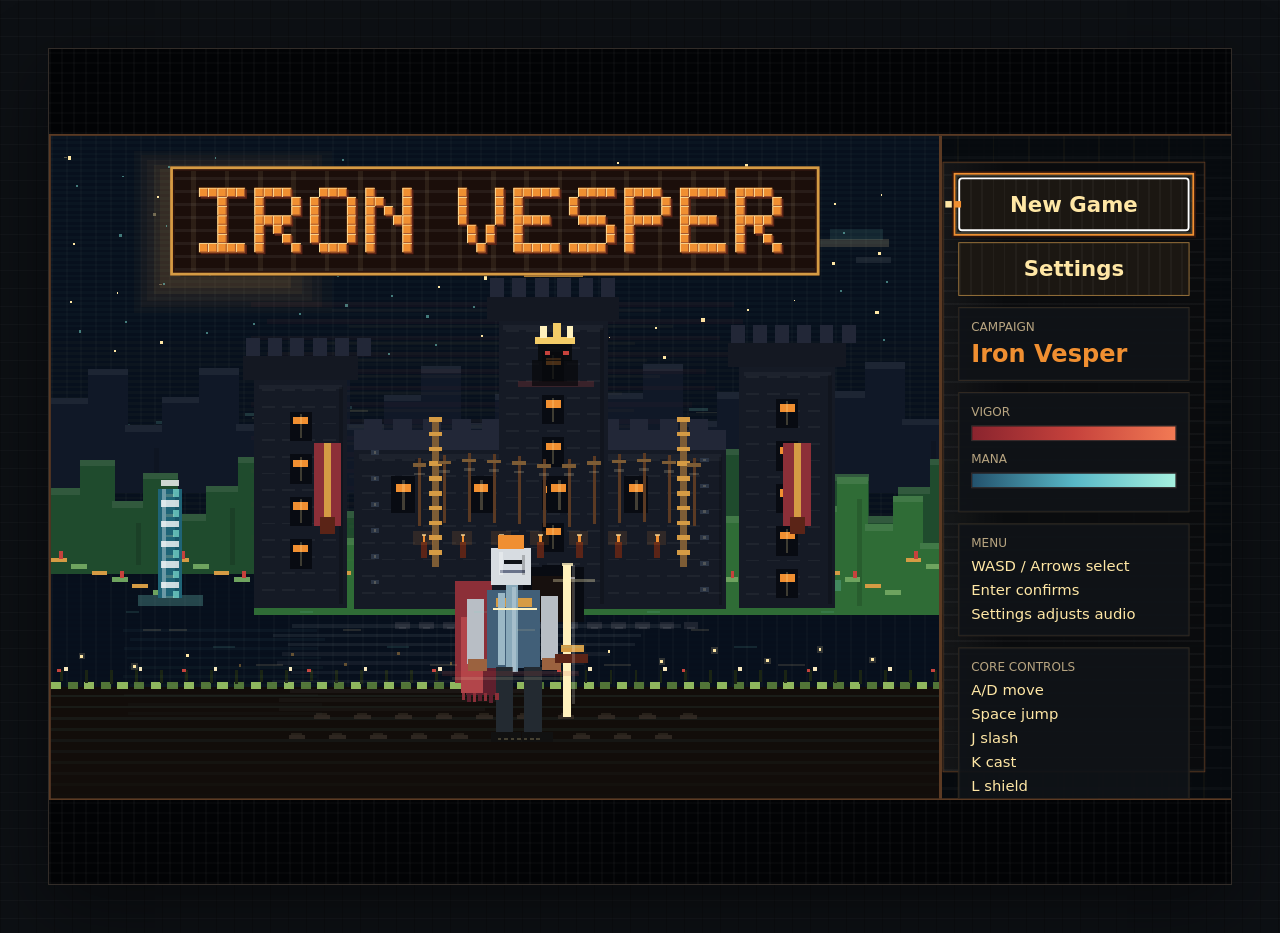
<file: index.html>
<!doctype html>
<html lang="en">
  <head>
    <meta charset="UTF-8" />
    <meta name="viewport" content="width=device-width, initial-scale=1.0" />
    <meta http-equiv="Cache-Control" content="no-cache, no-store, must-revalidate" />
    <meta http-equiv="Pragma" content="no-cache" />
    <meta http-equiv="Expires" content="0" />
    <meta name="description" content="Play Iron Vesper, a self-contained medieval pixel metroidvania built for the browser." />
    <meta name="application-name" content="Iron Vesper" />
    <meta name="theme-color" content="#0d1014" />
    <meta property="og:type" content="website" />
    <meta property="og:title" content="Iron Vesper" />
    <meta property="og:description" content="A self-contained medieval pixel metroidvania you can play in the browser." />
    <meta property="og:image" content="cover.png" />
    <meta property="og:image:width" content="1280" />
    <meta property="og:image:height" content="720" />
    <meta name="twitter:card" content="summary_large_image" />
    <title>Iron Vesper</title>
    <link rel="icon" href="favicon.svg" type="image/svg+xml" />
    <link rel="manifest" href="manifest.webmanifest" />
    <link rel="stylesheet" href="style.css?v=1.0.1" />
  </head>
  <body>
    <main class="shell">
      <section class="game-wrap" aria-label="Iron Vesper game">
        <canvas id="game" width="448" height="216"></canvas>
        <div class="game-hud-overlay" aria-hidden="true">
          <div class="overlay-meter-label">Health</div>
          <div class="bar overlay-bar"><span id="hpBarOverlay"></span></div>
          <div class="overlay-meter-label">Mana</div>
          <div class="bar mana overlay-bar"><span id="mpBarOverlay"></span></div>
        </div>
        <div class="fullscreen-actions hidden" id="fullscreenActions">
          <button id="fullscreenPauseBtn" type="button">Pause</button>
          <button id="fullscreenExitBtn" type="button">Exit Fullscreen</button>
        </div>
        <div id="toast" class="toast" aria-live="polite"></div>
        <div id="titleScreen" class="main-screen">
          <div class="main-screen-frame">
            <div class="main-screen-stage">
              <canvas id="titleCanvas" class="main-screen-canvas" width="1280" height="720"></canvas>
              <section class="main-screen-menu" aria-label="Iron Vesper title menu">
                <div class="main-pixel-title" aria-label="Iron Vesper">Iron Vesper</div>
              </section>
              <aside class="main-screen-sidebar" aria-label="Title HUD and controls">
                <div class="main-menu-buttons">
                  <button id="newGameBtn" type="button">New Game</button>
                  <button id="continueBtn" type="button">Continue</button>
                  <button id="settingsBtn" type="button">Settings</button>
                </div>
                <div id="settingsPanel" class="main-menu-settings hidden">
                  <label>
                    <span>Master</span>
                    <input id="masterVolume" type="range" min="1" max="10" step="1" value="7" />
                    <b id="masterVolumeValue">7</b>
                  </label>
                  <label>
                    <span>Music</span>
                    <input id="musicVolume" type="range" min="1" max="10" step="1" value="7" />
                    <b id="musicVolumeValue">7</b>
                  </label>
                  <label>
                    <span>SFX</span>
                    <input id="sfxVolume" type="range" min="1" max="10" step="1" value="8" />
                    <b id="sfxVolumeValue">8</b>
                  </label>
                </div>
                <div class="main-side-block">
                  <span>Campaign</span>
                  <strong>Iron Vesper</strong>
                </div>
                <div class="main-side-meters">
                  <span>Vigor</span>
                  <i class="main-meter main-meter-health"></i>
                  <span>Mana</span>
                  <i class="main-meter main-meter-mana"></i>
                </div>
                <div class="main-side-block">
                  <span>Menu</span>
                  <p>WASD / Arrows select</p>
                  <p>Enter confirms</p>
                  <p>Settings adjusts audio</p>
                </div>
                <div class="main-side-block">
                  <span>Core Controls</span>
                  <p>A/D move</p>
                  <p>Space jump</p>
                  <p>J slash</p>
                  <p>K cast</p>
                  <p>L shield</p>
                  <p>H heal</p>
                </div>
              </aside>
            </div>
          </div>
        </div>
      </section>
      <aside class="panel">
        <div class="brand">
          <span class="crest"></span>
          <div>
            <h1>Iron Vesper</h1>
            <p>Medieval pixel metroidvania</p>
          </div>
        </div>
        <div class="hud-grid">
          <div>
            <span>Quest</span>
            <strong id="questStatus">Find the artifacts</strong>
          </div>
          <div>
            <span>Room</span>
            <strong id="roomName">Hearthmere Village</strong>
          </div>
        </div>
        <div class="meter-label">Health</div>
        <div class="bar"><span id="hpBar"></span></div>
        <div class="meter-label">Mana</div>
        <div class="bar mana"><span id="mpBar"></span></div>
        <button id="inventoryBtn" class="inventory-btn" type="button">Inventory</button>
        <button id="pauseBtn" class="inventory-btn pause-btn" type="button">Pause</button>
        <button id="fullscreenBtn" class="inventory-btn pause-btn" type="button">Fullscreen</button>
        <div class="sidebar-scale-control">
          <label for="sidebarScale">
            <span>Sidebar Scale</span>
            <b id="sidebarScaleValue">100%</b>
          </label>
          <input id="sidebarScale" type="range" min="80" max="140" step="5" value="100" />
        </div>
        <div id="pauseModal" class="inventory-modal hidden" aria-live="polite">
          <div class="inventory-window pause-window">
            <div class="inventory-head">
              <h2>Paused</h2>
              <button id="resumeBtn" type="button" aria-label="Resume game">X</button>
            </div>
            <div class="pause-actions">
              <button id="saveBtn" type="button">Save</button>
              <button id="pauseSettingsBtn" type="button">Settings</button>
              <button id="titleBtn" type="button">Title Screen</button>
            </div>
            <div id="pauseSettingsPanel" class="settings-panel pause-settings hidden">
              <label>
                <span>Master</span>
                <input id="pauseMasterVolume" type="range" min="1" max="10" step="1" value="7" />
                <b id="pauseMasterVolumeValue">7</b>
              </label>
              <label>
                <span>Music</span>
                <input id="pauseMusicVolume" type="range" min="1" max="10" step="1" value="7" />
                <b id="pauseMusicVolumeValue">7</b>
              </label>
              <label>
                <span>SFX</span>
                <input id="pauseSfxVolume" type="range" min="1" max="10" step="1" value="8" />
                <b id="pauseSfxVolumeValue">8</b>
              </label>
            </div>
          </div>
        </div>
        <div id="inventoryModal" class="inventory-modal hidden" aria-live="polite">
          <div class="inventory-window">
            <div class="inventory-head">
              <h2>Inventory</h2>
              <button id="closeInventoryBtn" type="button" aria-label="Close inventory">X</button>
            </div>
            <div id="abilities"></div>
          </div>
        </div>
        <div class="controls">
          <h2>Controls</h2>
          <div id="controlsList"></div>
        </div>
      </aside>
    </main>
    <script src="game.js?v=1.0.18"></script>
  </body>
</html>
</file>
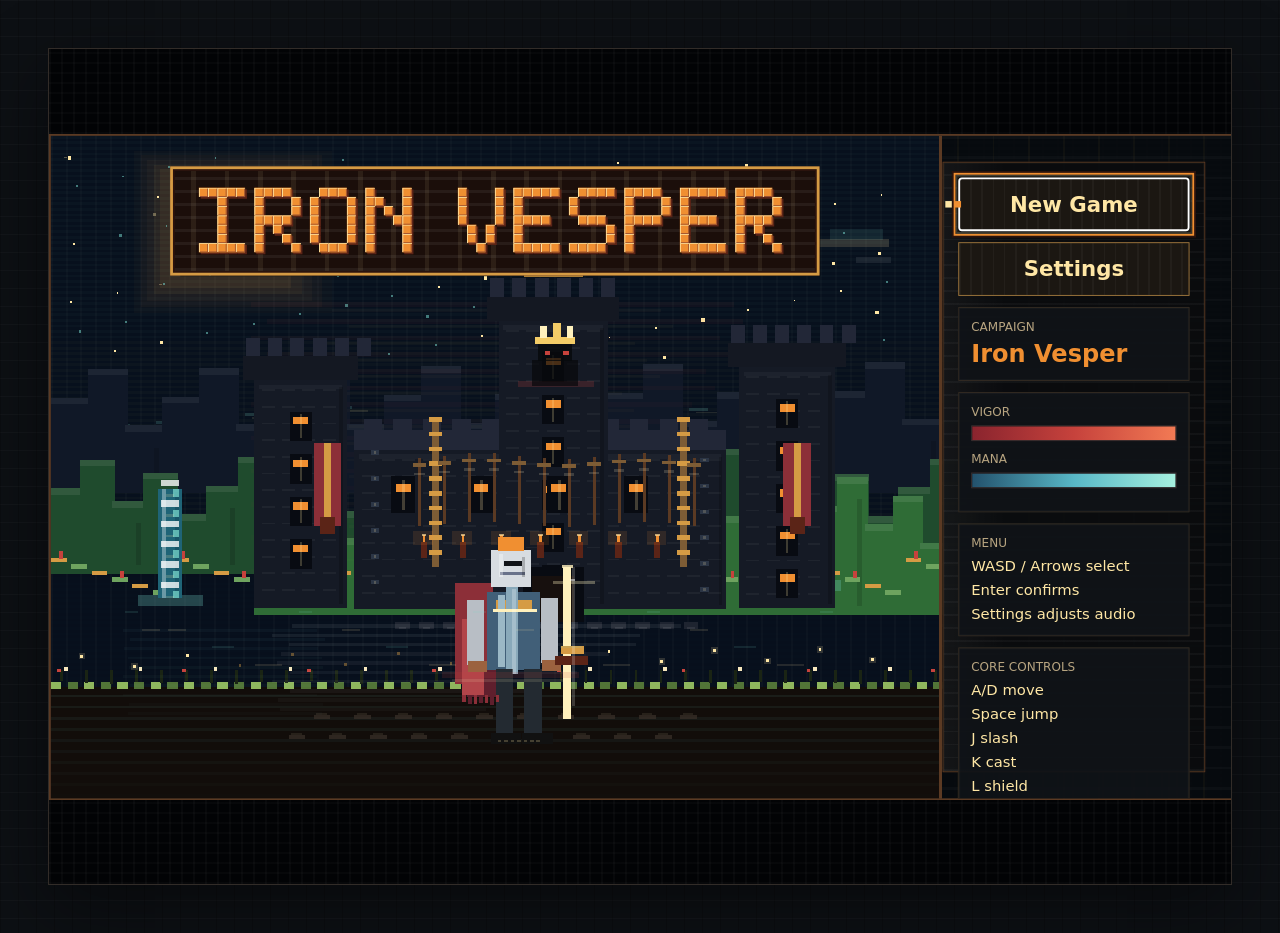
<file: release/Iron-Vesper-Playable/index.html>
<!doctype html>
<html lang="en">
  <head>
    <meta charset="UTF-8" />
    <meta name="viewport" content="width=device-width, initial-scale=1.0" />
    <meta http-equiv="Cache-Control" content="no-cache, no-store, must-revalidate" />
    <meta http-equiv="Pragma" content="no-cache" />
    <meta http-equiv="Expires" content="0" />
    <meta name="description" content="Play Iron Vesper, a self-contained medieval pixel metroidvania built for the browser." />
    <meta name="application-name" content="Iron Vesper" />
    <meta name="theme-color" content="#0d1014" />
    <meta property="og:type" content="website" />
    <meta property="og:title" content="Iron Vesper" />
    <meta property="og:description" content="A self-contained medieval pixel metroidvania you can play in the browser." />
    <meta property="og:image" content="cover.png" />
    <meta property="og:image:width" content="1280" />
    <meta property="og:image:height" content="720" />
    <meta name="twitter:card" content="summary_large_image" />
    <title>Iron Vesper</title>
    <link rel="icon" href="favicon.svg" type="image/svg+xml" />
    <link rel="manifest" href="manifest.webmanifest" />
    <link rel="stylesheet" href="style.css?v=1.0.1" />
  </head>
  <body>
    <main class="shell">
      <section class="game-wrap" aria-label="Iron Vesper game">
        <canvas id="game" width="448" height="216"></canvas>
        <div class="game-hud-overlay" aria-hidden="true">
          <div class="overlay-meter-label">Health</div>
          <div class="bar overlay-bar"><span id="hpBarOverlay"></span></div>
          <div class="overlay-meter-label">Mana</div>
          <div class="bar mana overlay-bar"><span id="mpBarOverlay"></span></div>
        </div>
        <div class="fullscreen-actions hidden" id="fullscreenActions">
          <button id="fullscreenPauseBtn" type="button">Pause</button>
          <button id="fullscreenExitBtn" type="button">Exit Fullscreen</button>
        </div>
        <div id="toast" class="toast" aria-live="polite"></div>
        <div id="titleScreen" class="main-screen">
          <div class="main-screen-frame">
            <div class="main-screen-stage">
              <canvas id="titleCanvas" class="main-screen-canvas" width="1280" height="720"></canvas>
              <section class="main-screen-menu" aria-label="Iron Vesper title menu">
                <div class="main-pixel-title" aria-label="Iron Vesper">Iron Vesper</div>
              </section>
              <aside class="main-screen-sidebar" aria-label="Title HUD and controls">
                <div class="main-menu-buttons">
                  <button id="newGameBtn" type="button">New Game</button>
                  <button id="continueBtn" type="button">Continue</button>
                  <button id="settingsBtn" type="button">Settings</button>
                </div>
                <div id="settingsPanel" class="main-menu-settings hidden">
                  <label>
                    <span>Master</span>
                    <input id="masterVolume" type="range" min="1" max="10" step="1" value="7" />
                    <b id="masterVolumeValue">7</b>
                  </label>
                  <label>
                    <span>Music</span>
                    <input id="musicVolume" type="range" min="1" max="10" step="1" value="7" />
                    <b id="musicVolumeValue">7</b>
                  </label>
                  <label>
                    <span>SFX</span>
                    <input id="sfxVolume" type="range" min="1" max="10" step="1" value="8" />
                    <b id="sfxVolumeValue">8</b>
                  </label>
                </div>
                <div class="main-side-block">
                  <span>Campaign</span>
                  <strong>Iron Vesper</strong>
                </div>
                <div class="main-side-meters">
                  <span>Vigor</span>
                  <i class="main-meter main-meter-health"></i>
                  <span>Mana</span>
                  <i class="main-meter main-meter-mana"></i>
                </div>
                <div class="main-side-block">
                  <span>Menu</span>
                  <p>WASD / Arrows select</p>
                  <p>Enter confirms</p>
                  <p>Settings adjusts audio</p>
                </div>
                <div class="main-side-block">
                  <span>Core Controls</span>
                  <p>A/D move</p>
                  <p>Space jump</p>
                  <p>J slash</p>
                  <p>K cast</p>
                  <p>L shield</p>
                  <p>H heal</p>
                </div>
              </aside>
            </div>
          </div>
        </div>
      </section>
      <aside class="panel">
        <div class="brand">
          <span class="crest"></span>
          <div>
            <h1>Iron Vesper</h1>
            <p>Medieval pixel metroidvania</p>
          </div>
        </div>
        <div class="hud-grid">
          <div>
            <span>Quest</span>
            <strong id="questStatus">Find the artifacts</strong>
          </div>
          <div>
            <span>Room</span>
            <strong id="roomName">Castle Gate</strong>
          </div>
        </div>
        <div class="meter-label">Health</div>
        <div class="bar"><span id="hpBar"></span></div>
        <div class="meter-label">Mana</div>
        <div class="bar mana"><span id="mpBar"></span></div>
        <button id="inventoryBtn" class="inventory-btn" type="button">Inventory</button>
        <button id="pauseBtn" class="inventory-btn pause-btn" type="button">Pause</button>
        <button id="fullscreenBtn" class="inventory-btn pause-btn" type="button">Fullscreen</button>
        <div class="sidebar-scale-control">
          <label for="sidebarScale">
            <span>Sidebar Scale</span>
            <b id="sidebarScaleValue">100%</b>
          </label>
          <input id="sidebarScale" type="range" min="80" max="140" step="5" value="100" />
        </div>
        <div id="pauseModal" class="inventory-modal hidden" aria-live="polite">
          <div class="inventory-window pause-window">
            <div class="inventory-head">
              <h2>Paused</h2>
              <button id="resumeBtn" type="button" aria-label="Resume game">X</button>
            </div>
            <div class="pause-actions">
              <button id="saveBtn" type="button">Save</button>
              <button id="pauseSettingsBtn" type="button">Settings</button>
              <button id="titleBtn" type="button">Title Screen</button>
            </div>
            <div id="pauseSettingsPanel" class="settings-panel pause-settings hidden">
              <label>
                <span>Master</span>
                <input id="pauseMasterVolume" type="range" min="1" max="10" step="1" value="7" />
                <b id="pauseMasterVolumeValue">7</b>
              </label>
              <label>
                <span>Music</span>
                <input id="pauseMusicVolume" type="range" min="1" max="10" step="1" value="7" />
                <b id="pauseMusicVolumeValue">7</b>
              </label>
              <label>
                <span>SFX</span>
                <input id="pauseSfxVolume" type="range" min="1" max="10" step="1" value="8" />
                <b id="pauseSfxVolumeValue">8</b>
              </label>
            </div>
          </div>
        </div>
        <div id="inventoryModal" class="inventory-modal hidden" aria-live="polite">
          <div class="inventory-window">
            <div class="inventory-head">
              <h2>Inventory</h2>
              <button id="closeInventoryBtn" type="button" aria-label="Close inventory">X</button>
            </div>
            <div id="abilities"></div>
          </div>
        </div>
        <div class="controls">
          <h2>Controls</h2>
          <div id="controlsList"></div>
        </div>
      </aside>
    </main>
    <script src="game.js?v=1.0.18"></script>
  </body>
</html>
</file>
<file: style.css>
:root {
  color-scheme: dark;
  --ink: #f7e7bd;
  --muted: #b8a581;
  --panel: #16191d;
  --trim: #6d5336;
  --gold: #d59b44;
  --blood: #c6423c;
  --aether: #58b7c6;
  --moss: #6ea35f;
  --ui-scale: 1;
  --ui-space-xs: 8px;
  --ui-space-sm: 12px;
  --ui-space-md: 18px;
  --ui-space-lg: 26px;
  --ui-space-xl: 34px;
  --ui-font-xs: 13px;
  --ui-font-sm: 16px;
  --ui-font-md: 20px;
  --ui-font-lg: 26px;
  --ui-font-xl: 36px;
  --ui-font-xxl: 44px;
  --ui-panel-pad: 28px;
  --ui-card-pad: 20px;
  --ui-meter-h: 28px;
  --ui-overlay-w: 190px;
  --ui-full-overlay-w: 176px;
  --ui-overlay-meter-h: 12px;
  --ui-button-h: 62px;
  --ui-modal-button-h: 64px;
  --ui-modal-pad: 28px;
  --ui-close-size: 46px;
  --ui-crest-w: 68px;
  --ui-crest-h: 78px;
  --ui-toast-w: 560px;
  --ui-settings-w: 560px;
  --ui-inventory-w: 820px;
  --ui-inventory-h: 620px;
  --ui-pause-w: 620px;
  --sidebar-scale: 1;
  --sidebar-column-min: calc(520px * var(--sidebar-scale));
  --sidebar-column-ideal: calc(34vw * var(--sidebar-scale));
  --sidebar-column-max: calc(700px * var(--sidebar-scale));
  --panel-space-xs: var(--ui-space-xs);
  --panel-space-sm: var(--ui-space-sm);
  --panel-space-md: var(--ui-space-md);
  --panel-space-lg: var(--ui-space-lg);
  --panel-space-xl: var(--ui-space-xl);
  --panel-font-xs: var(--ui-font-xs);
  --panel-font-sm: var(--ui-font-sm);
  --panel-font-md: var(--ui-font-md);
  --panel-font-lg: var(--ui-font-lg);
  --panel-font-xl: var(--ui-font-xl);
  --panel-card-pad: var(--ui-card-pad);
  --panel-meter-h: var(--ui-meter-h);
  --panel-button-h: var(--ui-button-h);
  --panel-crest-w: var(--ui-crest-w);
  --panel-crest-h: var(--ui-crest-h);
  --title-pixel: 8px;
  --title-border-a: 3px;
  --title-border-b: 5px;
  --title-border-offset: -5px;
  --title-drop: 6px;
  --title-pad-x: 20px;
  --title-pad-y: 14px;
  --title-button-h: 56px;
  --title-actions-w: 380px;
  --title-content-w: 720px;
  --title-castle-w: 520px;
  --title-castle-h: 210px;
  --title-ground-h: 60px;
  --title-knight-scale: 1.05;
  --title-throne-scale: .72;
  --title-backdrop-scale: .98;
  --title-moon-scale: 1;
}

* {
  box-sizing: border-box;
}

body {
  margin: 0;
  min-height: 100vh;
  background:
    linear-gradient(90deg, rgba(0, 0, 0, .18) 1px, transparent 1px),
    linear-gradient(rgba(255, 255, 255, .025) 1px, transparent 1px),
    #0d1014;
  background-size: 18px 18px;
  color: var(--ink);
  font-family: "Trebuchet MS", system-ui, sans-serif;
  overflow-x: hidden;
}

.shell {
  width: 100vw;
  min-height: 100vh;
  margin: 0 auto;
  display: grid;
  grid-template-columns: minmax(0, 1fr) clamp(var(--sidebar-column-min), var(--sidebar-column-ideal), var(--sidebar-column-max));
  gap: var(--ui-space-lg);
  padding: var(--ui-space-lg);
}

.game-wrap {
  position: relative;
  display: grid;
  place-items: center;
  min-width: 0;
  min-height: calc(100vh - clamp(44px, 3.6vw, 72px));
  background: #08090b;
  border: 1px solid #322c28;
  box-shadow: 0 22px 70px rgba(0, 0, 0, .45);
  overflow: hidden;
}

.game-wrap::before,
.game-wrap::after {
  content: "";
  position: absolute;
  inset: 8px;
  border: 1px solid rgba(213, 155, 68, .22);
  pointer-events: none;
  z-index: 2;
}

.game-wrap::after {
  inset: 13px;
  border-color: rgba(247, 231, 189, .08);
  box-shadow: inset 0 0 35px rgba(0, 0, 0, .55);
}

#game {
  width: min(100%, calc(207.407vh - 78.815px));
  height: auto;
  max-width: 100%;
  image-rendering: pixelated;
  image-rendering: crisp-edges;
  aspect-ratio: 448 / 216;
  background: #0a0e14;
  display: block;
}

.game-hud-overlay,
.fullscreen-actions {
  display: none;
}

.game-hud-overlay {
  position: absolute;
  top: var(--ui-space-md);
  left: var(--ui-space-md);
  z-index: 6;
  width: var(--ui-overlay-w);
  padding: var(--ui-space-sm);
  background: rgba(7, 9, 12, .72);
  border: 1px solid rgba(213, 155, 68, .55);
  box-shadow: inset 0 0 0 1px rgba(255,255,255,.06);
  pointer-events: none;
}

.overlay-meter-label {
  margin: 0 0 var(--ui-space-xs);
  color: #ffe7a5;
  font-size: var(--ui-font-xs);
  font-weight: 700;
}

.overlay-bar {
  height: var(--ui-overlay-meter-h);
  margin-bottom: var(--ui-space-sm);
}

.fullscreen-actions {
  position: absolute;
  top: var(--ui-space-md);
  right: var(--ui-space-md);
  z-index: 7;
  display: none;
  gap: var(--ui-space-sm);
}

.fullscreen-actions button {
  min-height: var(--ui-button-h);
  padding: 0 var(--ui-space-sm);
  border: 1px solid #7d5c35;
  background: rgba(28, 25, 19, .86);
  color: #ffe1a0;
  font: inherit;
  font-size: var(--ui-font-sm);
  font-weight: 700;
  cursor: pointer;
}

.fullscreen-actions.hidden {
  display: none;
}

.game-fullscreen {
  overflow: hidden;
}

.game-fullscreen .shell {
  width: 100vw;
  height: 100vh;
  min-height: 100vh;
  display: block;
  padding: 0;
}

.game-fullscreen .panel {
  display: block;
  position: fixed;
  inset: 0;
  z-index: 30;
  width: 100vw;
  height: 100vh;
  max-height: none;
  overflow: visible;
  padding: 0;
  border: 0;
  background: transparent;
  box-shadow: none;
  pointer-events: none;
}

.game-fullscreen .panel::before,
.game-fullscreen .panel > :not(.inventory-modal) {
  display: none;
}

.game-fullscreen .panel .inventory-modal {
  pointer-events: auto;
}

.game-fullscreen .game-wrap {
  position: fixed;
  inset: 0;
  z-index: 20;
  width: 100vw;
  height: 100vh;
  min-height: 100vh;
  border: 0;
  box-shadow: none;
  background: #020305;
}

.game-fullscreen .game-wrap::before,
.game-fullscreen .game-wrap::after {
  display: none;
}

.game-fullscreen #game {
  width: min(100vw, 207.407vh);
  height: auto;
  max-width: 100vw;
}

.game-fullscreen .game-hud-overlay {
  display: block;
}

.game-fullscreen .fullscreen-actions {
  display: flex;
}

.game-fullscreen .game-hud-overlay {
  display: grid;
  grid-template-columns: 42px minmax(0, 1fr);
  align-items: center;
  gap: 6px;
  top: 10px;
  left: 10px;
  width: min(var(--ui-full-overlay-w), 176px);
  padding: 8px;
  background: rgba(7, 9, 12, .56);
  border-color: rgba(213, 155, 68, .42);
}

.game-fullscreen .overlay-meter-label {
  font-size: 11px;
  line-height: 1;
  margin: 0;
}

.game-fullscreen .overlay-bar {
  height: 10px;
  margin: 0;
}

.game-fullscreen .toast {
  left: 50%;
  right: auto;
  width: min(var(--ui-toast-w), calc(100vw - var(--ui-space-xl)));
  transform: translate(-50%, 8px);
}

.game-fullscreen .toast.show {
  transform: translate(-50%, 0);
}

.toast {
  position: absolute;
  left: var(--ui-space-md);
  right: var(--ui-space-md);
  bottom: var(--ui-space-md);
  min-height: calc(var(--ui-button-h) * 1.25);
  padding: var(--ui-space-md) var(--ui-space-lg);
  color: #ffe7a5;
  background: rgba(11, 12, 13, .78);
  border: 1px solid rgba(213, 155, 68, .5);
  opacity: 0;
  transform: translateY(8px);
  transition: opacity .18s ease, transform .18s ease;
  pointer-events: none;
  font-size: var(--ui-font-md);
  font-weight: 700;
  line-height: 1.25;
}

.toast.show {
  opacity: 1;
  transform: translateY(0);
}

.toast.dialogue {
  min-height: calc(var(--ui-button-h) * 1.55);
  padding-right: calc(var(--ui-space-lg) * 1.35);
  white-space: pre-wrap;
}

.toast.dialogue.ready {
  border-color: rgba(255, 209, 102, .78);
}

.title-screen {
  position: absolute;
  inset: auto;
  left: 50%;
  top: 50%;
  width: var(--game-display-w, 100%);
  height: var(--game-display-h, 100%);
  transform: translate(-50%, -50%);
  display: grid;
  align-items: start;
  justify-items: center;
  padding: var(--ui-space-md);
  text-align: center;
  background:
    linear-gradient(rgba(7, 16, 21, .04), rgba(5, 7, 12, .8)),
    repeating-linear-gradient(0deg, rgba(255, 255, 255, .025) 0 2px, transparent 2px 6px),
    repeating-linear-gradient(90deg, rgba(7,12,22,.42) 0 8px, rgba(11,26,35,.42) 8px 16px),
    linear-gradient(#071423 0 32%, #17351f 32% 62%, #070a12 62%);
  z-index: 3;
  overflow: hidden;
}

.title-screen::before {
  content: "";
  position: absolute;
  inset: 0;
  background:
    repeating-linear-gradient(90deg, transparent 0 31px, rgba(255, 255, 255, .03) 31px 32px),
    repeating-linear-gradient(0deg, transparent 0 15px, rgba(255,255,255,.025) 15px 16px),
    radial-gradient(circle at 48% 24%, rgba(239, 145, 49, .18), transparent 28%);
  opacity: .95;
}

.title-art {
  position: absolute;
  inset: 0;
  image-rendering: pixelated;
}

.title-moon {
  position: absolute;
  left: 14%;
  top: 12%;
  width: 62px;
  height: 62px;
  transform: scale(var(--title-moon-scale));
  transform-origin: 50% 50%;
  background: #f2a34a;
  box-shadow:
    0 0 0 6px rgba(242, 163, 74, .12),
    0 0 36px rgba(242, 163, 74, .38);
}

.title-moon::after {
  content: "";
  position: absolute;
  right: -8px;
  top: 7px;
  width: 54px;
  height: 54px;
  background: #070a12;
}

.title-backdrop {
  position: absolute;
  inset: 0;
  transform: scale(var(--title-backdrop-scale));
  transform-origin: 50% 76%;
}

.title-sky-detail,
.starfield,
.aurora,
.castle-chain,
.castle-banner,
.castle-window {
  position: absolute;
  display: block;
  image-rendering: pixelated;
}

.title-sky-detail {
  inset: 0;
  z-index: 0;
}

.starfield {
  width: 3px;
  height: 3px;
  background: #ffe7a5;
  opacity: .72;
  animation: titleStars 2.8s steps(2) infinite;
}

.stars-a {
  left: 10%;
  top: 10%;
  box-shadow:
    58px 18px 0 #f7e7bd,
    116px -2px 0 #d59b44,
    202px 34px 0 #ffe7a5,
    296px 6px 0 #f7e7bd,
    382px 31px 0 #d59b44,
    462px -8px 0 #ffe7a5,
    518px 44px 0 #f7e7bd,
    620px 12px 0 #d59b44,
    702px 37px 0 #ffe7a5;
}

.stars-b {
  right: 9%;
  top: 22%;
  width: 2px;
  height: 2px;
  opacity: .52;
  animation-delay: .4s;
  box-shadow:
    -42px 14px 0 #ffe7a5,
    -104px -18px 0 #74d1c7,
    -188px 26px 0 #f7e7bd,
    -250px -4px 0 #d59b44,
    -330px 41px 0 #ffe7a5,
    -418px 9px 0 #74d1c7,
    -501px 34px 0 #f7e7bd;
}

.aurora {
  left: 0;
  right: 0;
  height: 42px;
  opacity: .34;
  background:
    repeating-linear-gradient(90deg, transparent 0 18px, rgba(116,209,199,.18) 18px 25px, transparent 25px 44px),
    repeating-linear-gradient(0deg, transparent 0 8px, rgba(255,231,165,.08) 8px 12px, transparent 12px 20px);
  clip-path: polygon(0 68%, 8% 52%, 16% 60%, 25% 37%, 37% 56%, 48% 31%, 58% 49%, 70% 28%, 83% 50%, 92% 36%, 100% 55%, 100% 100%, 0 100%);
  animation: titleAurora 4.8s steps(8) infinite;
}

.aurora-a {
  top: 7%;
}

.aurora-b {
  top: 18%;
  opacity: .2;
  transform: scaleX(-1);
  animation-duration: 6.2s;
}

.mountain,
.forest,
.cloud,
.hill,
.waterfall,
.cliff,
.wildflowers {
  position: absolute;
  display: block;
}

.mountain {
  bottom: 30%;
  background:
    repeating-linear-gradient(0deg, rgba(255,255,255,.04) 0 4px, transparent 4px 18px),
    repeating-linear-gradient(90deg, #101827 0 16px, #0d1421 16px 32px);
  clip-path: polygon(0 100%, 0 82%, 8% 82%, 8% 72%, 16% 72%, 16% 60%, 24% 60%, 24% 48%, 34% 48%, 34% 62%, 42% 62%, 42% 50%, 50% 50%, 50% 30%, 58% 30%, 58% 18%, 66% 18%, 66% 38%, 74% 38%, 74% 58%, 84% 58%, 84% 45%, 92% 45%, 92% 70%, 100% 70%, 100% 100%);
  box-shadow: inset 0 -12px 0 rgba(255,255,255,.04);
  z-index: 1;
}

.mountain-a {
  left: -6%;
  width: 48%;
  height: 30%;
}

.mountain-b {
  right: -8%;
  width: 58%;
  height: 36%;
  background: #0d1421;
}

.hill {
  bottom: 20%;
  height: 34%;
  clip-path: polygon(0 100%, 0 70%, 7% 70%, 7% 58%, 15% 58%, 15% 48%, 24% 48%, 24% 38%, 34% 38%, 34% 32%, 45% 32%, 45% 28%, 57% 28%, 57% 32%, 68% 32%, 68% 38%, 78% 38%, 78% 48%, 87% 48%, 87% 60%, 95% 60%, 95% 72%, 100% 72%, 100% 100%);
  box-shadow:
    inset 0 8px 0 rgba(255,255,255,.08),
    inset 0 -22px 0 rgba(0,0,0,.2);
  z-index: 2;
}

.hill-far {
  left: -12%;
  width: 72%;
  background:
    repeating-linear-gradient(0deg, rgba(0,0,0,.08) 0 4px, transparent 4px 18px),
    repeating-linear-gradient(90deg, transparent 0 20px, rgba(255,255,255,.05) 20px 24px),
    #1f4b2d;
}

.hill-mid {
  right: -16%;
  bottom: 18%;
  width: 78%;
  height: 38%;
  background:
    repeating-linear-gradient(0deg, rgba(255,255,255,.07) 0 3px, transparent 3px 15px),
    repeating-linear-gradient(90deg, #3d823e 0 18px, #2f6c36 18px 30px, #1e4e2d 30px 42px);
}

.hill::before,
.hill::after {
  content: "";
  position: absolute;
  display: block;
  background: rgba(148, 198, 91, .75);
}

.hill::before {
  left: 12%;
  top: 28%;
  width: 48px;
  height: 6px;
  box-shadow:
    72px 20px 0 rgba(148, 198, 91, .55),
    126px -8px 0 rgba(218, 191, 98, .35),
    205px 28px 0 rgba(148, 198, 91, .48),
    288px 5px 0 rgba(218, 191, 98, .3);
}

.hill::after {
  right: 18%;
  top: 44%;
  width: 8px;
  height: 8px;
  box-shadow:
    18px -10px 0 #94c65b,
    38px 9px 0 #d59b44,
    68px -4px 0 #c6423c,
    102px 13px 0 #f7e7bd,
    138px 0 0 #6ea35f;
}

.cliff {
  bottom: 18%;
  width: 64px;
  height: 118px;
  background:
    repeating-linear-gradient(0deg, rgba(255,255,255,.05) 0 3px, transparent 3px 17px),
    repeating-linear-gradient(90deg, #2b382a 0 18px, #1b291e 18px 34px);
  box-shadow:
    inset 0 8px 0 #5f743e,
    inset 0 -10px 0 rgba(0,0,0,.35);
  z-index: 4;
}

.cliff-left {
  left: 11%;
}

.cliff-right {
  right: 16%;
  height: 92px;
  bottom: 21%;
}

.waterfall {
  bottom: 18%;
  width: 36px;
  height: 128px;
  background:
    repeating-linear-gradient(0deg, rgba(255,255,255,.82) 0 5px, rgba(116,209,199,.9) 5px 13px, rgba(36,112,131,.9) 13px 18px),
    #247083;
  box-shadow:
    inset 7px 0 0 rgba(255,255,255,.38),
    inset -6px 0 0 rgba(10,51,64,.36),
    0 12px 0 rgba(116,209,199,.2);
  animation: titleWaterfall .72s steps(6) infinite;
  z-index: 5;
}

.waterfall::after {
  content: "";
  position: absolute;
  left: -18px;
  right: -18px;
  bottom: -7px;
  height: 12px;
  background:
    repeating-linear-gradient(90deg, rgba(255,255,255,.65) 0 9px, rgba(116,209,199,.42) 9px 18px);
}

.waterfall-left {
  left: calc(11% + 14px);
}

.waterfall-right {
  right: calc(16% + 14px);
  bottom: 21%;
  height: 98px;
  width: 32px;
  animation-duration: .9s;
}

.forest {
  bottom: 24%;
  height: 48px;
  background:
    repeating-linear-gradient(90deg, transparent 0 7px, #0f1f18 7px 14px, transparent 14px 20px),
    repeating-linear-gradient(90deg, #102a1c 0 18px, #0b1a13 18px 36px);
  clip-path: polygon(0 100%, 0 48%, 3% 48%, 3% 36%, 5% 36%, 5% 20%, 7% 20%, 7% 48%, 10% 48%, 10% 30%, 12% 30%, 12% 8%, 15% 8%, 15% 48%, 19% 48%, 19% 24%, 22% 24%, 22% 48%, 27% 48%, 27% 18%, 30% 18%, 30% 48%, 34% 48%, 34% 33%, 37% 33%, 37% 48%, 42% 48%, 42% 16%, 45% 16%, 45% 48%, 51% 48%, 51% 28%, 54% 28%, 54% 48%, 100% 48%, 100% 100%);
  z-index: 6;
}

.forest-a {
  left: 0;
  width: 54%;
}

.forest-b {
  right: 0;
  width: 56%;
  opacity: .8;
}

.wildflowers {
  bottom: 22%;
  height: 4px;
  background: transparent;
  opacity: .9;
}

.flowers-a {
  left: 4%;
  width: 42%;
  box-shadow:
    16px 0 0 #f7e7bd,
    34px -5px 0 #d59b44,
    71px 2px 0 #c6423c,
    108px -3px 0 #f7e7bd,
    150px 1px 0 #d59b44,
    207px -4px 0 #74d1c7,
    248px 0 0 #c6423c;
}

.flowers-b {
  right: 5%;
  width: 44%;
  box-shadow:
    12px -2px 0 #d59b44,
    48px 1px 0 #f7e7bd,
    84px -5px 0 #74d1c7,
    129px 0 0 #c6423c,
    183px -4px 0 #f7e7bd,
    236px 1px 0 #d59b44,
    279px -3px 0 #74d1c7;
}

.wildflowers::before {
  content: "";
  position: absolute;
  left: 0;
  right: 0;
  top: 5px;
  height: 3px;
  background: repeating-linear-gradient(90deg, transparent 0 10px, #6ea35f 10px 12px, transparent 12px 18px);
}

.cloud {
  height: 16px;
  background:
    repeating-linear-gradient(90deg, transparent 0 8px, rgba(242,163,74,.16) 8px 24px, transparent 24px 32px),
    repeating-linear-gradient(0deg, transparent 0 4px, rgba(255,231,165,.08) 4px 8px, transparent 8px 12px);
  clip-path: polygon(0 70%, 8% 70%, 8% 46%, 18% 46%, 18% 28%, 31% 28%, 31% 46%, 44% 46%, 44% 20%, 62% 20%, 62% 46%, 78% 46%, 78% 58%, 92% 58%, 92% 70%, 100% 70%, 100% 100%, 0 100%);
  animation: titleCloud 14s steps(18) infinite;
  z-index: 7;
}

.cloud-a {
  left: 38%;
  top: 18%;
  width: 150px;
}

.cloud-b {
  left: 7%;
  top: 31%;
  width: 112px;
  animation-duration: 19s;
}

.title-castle {
  position: absolute;
  left: 50%;
  bottom: max(var(--ui-space-xl), 17%);
  width: min(var(--title-castle-w), 80%);
  height: min(var(--title-castle-h), 36%);
  transform: translateX(-50%);
  transform-origin: 50% 100%;
  filter: drop-shadow(0 18px 0 rgba(0, 0, 0, .25));
  z-index: 8;
}

.castle-chain {
  top: 16%;
  width: 5px;
  height: 62%;
  background:
    repeating-linear-gradient(0deg, #7d5c35 0 5px, transparent 5px 10px),
    repeating-linear-gradient(90deg, transparent 0 1px, #d59b44 1px 3px, transparent 3px 5px);
  opacity: .82;
  z-index: 13;
}

.chain-left {
  left: 31%;
}

.chain-right {
  right: 31%;
}

.castle-banner {
  top: 33%;
  width: 24px;
  height: 72px;
  background:
    linear-gradient(90deg, transparent 0 9px, #d59b44 9px 13px, transparent 13px),
    repeating-linear-gradient(0deg, rgba(255,255,255,.08) 0 5px, transparent 5px 12px),
    #8c2f38;
  clip-path: polygon(0 0, 100% 0, 100% 82%, 74% 82%, 74% 100%, 50% 88%, 26% 100%, 26% 82%, 0 82%);
  box-shadow:
    inset 0 6px 0 #5b2417,
    0 6px 0 rgba(0,0,0,.22);
  z-index: 14;
  animation: titleBannerSway 1.9s steps(3) infinite;
}

.banner-left {
  left: 24%;
}

.banner-right {
  right: 24%;
  animation-delay: .32s;
}

.castle-window {
  width: 16px;
  height: 23px;
  background:
    repeating-linear-gradient(0deg, #f08f31 0 5px, transparent 5px 11px),
    repeating-linear-gradient(90deg, transparent 0 6px, rgba(255,231,165,.42) 6px 8px, transparent 8px 16px),
    #090b10;
  box-shadow:
    inset 0 0 0 3px #303648,
    0 0 16px rgba(240,143,49,.32);
  z-index: 15;
  opacity: .9;
}

.window-a {
  left: 29%;
  top: 44%;
}

.window-b {
  left: 68%;
  top: 47%;
}

.window-c {
  left: 47%;
  top: 23%;
}

.window-d {
  left: 52%;
  top: 56%;
  height: 16px;
}

.tower,
.keep-wall,
.castle-gate {
  position: absolute;
  bottom: 0;
  background: #161923;
  box-shadow: inset 0 0 0 4px #2c3040;
}

.tower {
  background:
    repeating-linear-gradient(0deg, rgba(255,255,255,.05) 0 3px, transparent 3px 15px),
    repeating-linear-gradient(90deg, rgba(0,0,0,.22) 0 4px, transparent 4px 12px),
    #161923;
}

.tower { width: 18%; }

.tower::before {
  content: "";
  position: absolute;
  left: -8%;
  right: -8%;
  top: -18px;
  height: 18px;
  background:
    repeating-linear-gradient(90deg, #222737 0 12px, transparent 12px 18px, #222737 18px 30px),
    #141822;
}

.tower::after,
.keep-wall::after {
  content: "";
  position: absolute;
  inset: 22px 25% auto;
  height: 52%;
  background:
    repeating-linear-gradient(0deg, #f08f31 0 6px, transparent 6px 14px),
    repeating-linear-gradient(90deg, transparent 0 7px, rgba(255,231,165,.35) 7px 9px, transparent 9px 16px);
  opacity: .65;
}

.tower-left,
.tower-mid,
.tower-right,
.keep-wall {
  background-blend-mode: screen, normal, normal;
}

.tower-left {
  background:
    repeating-linear-gradient(90deg, transparent 0 8px, rgba(255,255,255,.05) 8px 10px, transparent 10px 18px),
    repeating-linear-gradient(0deg, rgba(0,0,0,.18) 0 12px, transparent 12px 23px),
    #161923;
}

.tower-mid {
  background:
    repeating-linear-gradient(90deg, rgba(255,255,255,.08) 0 2px, transparent 2px 18px),
    repeating-linear-gradient(0deg, transparent 0 10px, rgba(0,0,0,.2) 10px 13px),
    #1b202d;
}

.tower-right {
  background:
    repeating-linear-gradient(90deg, transparent 0 10px, rgba(255,255,255,.05) 10px 12px, transparent 12px 20px),
    repeating-linear-gradient(0deg, rgba(0,0,0,.18) 0 12px, transparent 12px 23px),
    #151a25;
}

.tower-left::after {
  box-shadow:
    -28px 42px 0 -18px #f08f31,
    34px 76px 0 -20px #d7be7a,
    11px 112px 0 -21px #69728a;
}

.tower-mid::after {
  box-shadow:
    -42px 48px 0 -19px #d7be7a,
    45px 44px 0 -19px #f08f31,
    0 98px 0 -20px #69728a;
}

.tower-right::after {
  box-shadow:
    29px 40px 0 -18px #f08f31,
    -31px 74px 0 -20px #d7be7a,
    -8px 104px 0 -21px #69728a;
}

.tower-left {
  left: 4%;
  height: 68%;
}

.tower-mid {
  left: 39%;
  width: 22%;
  height: 95%;
}

.tower-right {
  right: 4%;
  height: 74%;
}

.keep-wall {
  left: 17%;
  width: 66%;
  height: 48%;
  background:
    repeating-linear-gradient(0deg, rgba(255,255,255,.04) 0 3px, transparent 3px 14px),
    repeating-linear-gradient(90deg, rgba(255,255,255,.06) 0 2px, transparent 2px 24px),
    #111621;
}

.keep-wall::before {
  content: "";
  position: absolute;
  left: 5%;
  right: 5%;
  top: -14px;
  height: 14px;
  background:
    repeating-linear-gradient(90deg, #222737 0 18px, transparent 18px 27px),
    #111621;
}

.castle-gate {
  left: 44%;
  width: 12%;
  height: 29%;
  background:
    repeating-linear-gradient(90deg, transparent 0 8px, rgba(215,119,44,.38) 8px 10px, transparent 10px 16px),
    linear-gradient(90deg, transparent 0 42%, #d7772c 42% 58%, transparent 58%),
    #090b10;
  box-shadow: 0 0 0 4px #2c3040;
}

.castle-gate::after {
  content: "";
  position: absolute;
  inset: 7px 36% 0;
  background: repeating-linear-gradient(0deg, #f08f31 0 5px, transparent 5px 12px);
  opacity: .55;
}

.title-throne-scene {
  position: absolute;
  left: 50%;
  bottom: max(var(--ui-space-xl), 17%);
  width: 172px;
  height: 162px;
  transform: translateX(-50%) scale(var(--title-throne-scale));
  transform-origin: 50% 100%;
  image-rendering: pixelated;
  pointer-events: none;
  z-index: 9;
  filter:
    drop-shadow(0 11px 0 rgba(0,0,0,.32))
    drop-shadow(0 0 16px rgba(243,204,103,.08));
  animation: titleThroneWake 6.2s steps(1) infinite;
}

.title-throne-scene span {
  position: absolute;
  display: block;
}

.throne-back {
  left: 37px;
  top: 12px;
  width: 98px;
  height: 116px;
  background:
    repeating-linear-gradient(90deg, rgba(255,255,255,.05) 0 4px, transparent 4px 13px),
    repeating-linear-gradient(0deg, rgba(0,0,0,.25) 0 7px, transparent 7px 19px),
    #171b25;
  box-shadow:
    inset 0 0 0 5px #303648,
    inset 0 0 0 9px #0c1018,
    0 -10px 0 #222737,
    -16px 16px 0 -8px #303648,
    16px 16px 0 -8px #303648;
  clip-path: polygon(0 100%, 0 24%, 10% 24%, 10% 10%, 23% 10%, 23% 0, 36% 0, 36% 10%, 50% 10%, 50% 0, 64% 0, 64% 10%, 77% 10%, 77% 0, 90% 0, 90% 14%, 100% 14%, 100% 100%);
}

.throne-back::before {
  content: "";
  position: absolute;
  left: 16px;
  right: 16px;
  top: 22px;
  height: 62px;
  background:
    linear-gradient(90deg, transparent 0 12px, rgba(243,204,103,.32) 12px 15px, transparent 15px 35px, rgba(243,204,103,.32) 35px 38px, transparent 38px),
    repeating-linear-gradient(0deg, transparent 0 9px, rgba(255,241,189,.08) 9px 12px),
    #10141d;
  box-shadow:
    0 0 0 4px #2c3040,
    0 47px 0 -24px #d59b44;
}

.throne-back::after {
  content: "";
  position: absolute;
  left: 42px;
  top: -18px;
  width: 16px;
  height: 18px;
  background: #d59b44;
  box-shadow:
    -24px 8px 0 -3px #7d5c35,
    24px 8px 0 -3px #7d5c35,
    0 7px 0 #5b2417;
}

.throne-seat {
  left: 45px;
  top: 111px;
  width: 84px;
  height: 25px;
  background:
    repeating-linear-gradient(90deg, rgba(255,241,189,.18) 0 6px, transparent 6px 14px),
    #5b2417;
  box-shadow:
    inset 0 5px 0 #8c2f38,
    0 8px 0 #101317,
    0 14px 0 #303648;
}

.throne-arm {
  top: 77px;
  width: 24px;
  height: 60px;
  background:
    repeating-linear-gradient(0deg, rgba(255,255,255,.08) 0 4px, transparent 4px 12px),
    #222737;
  box-shadow:
    inset 0 0 0 4px #303648,
    0 -8px 0 #7d5c35,
    0 52px 0 -8px #0c1018;
}

.throne-arm.arm-left {
  left: 23px;
}

.throne-arm.arm-right {
  right: 23px;
}

.throne-step {
  left: 28px;
  height: 12px;
  background:
    repeating-linear-gradient(90deg, rgba(255,255,255,.07) 0 8px, transparent 8px 18px),
    #252935;
  box-shadow: inset 0 3px 0 #555060;
}

.step-back {
  width: 116px;
  top: 137px;
}

.step-front {
  left: 13px;
  width: 146px;
  top: 150px;
  background:
    repeating-linear-gradient(90deg, rgba(243,204,103,.2) 0 8px, transparent 8px 22px),
    #111621;
}

.iron-king {
  animation: titleKingBodyWake 6.2s steps(1) infinite;
}

.king-cape {
  left: 56px;
  top: 54px;
  width: 62px;
  height: 78px;
  background:
    repeating-linear-gradient(0deg, rgba(255,255,255,.06) 0 5px, transparent 5px 15px),
    #3d1624;
  box-shadow:
    inset 9px 0 0 #5f1f2d,
    inset -9px 0 0 #24171a;
  clip-path: polygon(12% 0, 88% 0, 100% 100%, 69% 94%, 52% 100%, 33% 94%, 0 100%);
}

.king-body {
  left: 64px;
  top: 59px;
  width: 45px;
  height: 58px;
  background:
    linear-gradient(90deg, transparent 0 18px, #f3cc67 18px 24px, transparent 24px),
    repeating-linear-gradient(0deg, rgba(255,255,255,.08) 0 4px, transparent 4px 12px),
    #303d47;
  box-shadow:
    inset 0 12px 0 #202935,
    inset 0 24px 0 rgba(243,204,103,.24),
    -5px 20px 0 #cfd8dc,
    5px 20px 0 #cfd8dc,
    0 56px 0 -14px #0c0f12;
}

.king-head {
  left: 68px;
  top: 33px;
  width: 37px;
  height: 32px;
  background:
    linear-gradient(90deg, transparent 0 7px, rgba(255,241,189,.22) 7px 10px, transparent 10px),
    #cfd8dc;
  box-shadow:
    inset 0 8px 0 #69728a,
    0 22px 0 -11px #303d47;
}

.king-crown {
  left: 60px;
  top: 17px;
  width: 54px;
  height: 19px;
  background:
    linear-gradient(90deg, transparent 0 7px, #fff1bd 7px 12px, transparent 12px 22px, #f08f31 22px 31px, transparent 31px 42px, #fff1bd 42px 47px, transparent 47px),
    #d59b44;
  box-shadow:
    0 7px 0 #5b2417,
    0 -8px 0 -3px #fff1bd,
    -13px 10px 0 -6px #7d5c35,
    13px 10px 0 -6px #7d5c35;
  clip-path: polygon(0 100%, 0 32%, 14% 32%, 14% 0, 28% 38%, 42% 0, 50% 36%, 58% 0, 72% 38%, 86% 0, 86% 32%, 100% 32%, 100% 100%);
}

.king-arm {
  top: 65px;
  width: 12px;
  height: 48px;
  background:
    repeating-linear-gradient(0deg, #cfd8dc 0 7px, #69728a 7px 10px),
    #cfd8dc;
  box-shadow: 0 38px 0 -4px #7d5c35;
}

.king-arm-left {
  left: 49px;
  transform: rotate(13deg);
}

.king-arm-right {
  right: 49px;
  transform: rotate(-13deg);
}

.king-eye {
  top: 47px;
  width: 5px;
  height: 4px;
  background: #101317;
  box-shadow: 0 0 0 transparent;
  animation: titleKingEyesWake 6.2s steps(1) infinite;
}

.eye-left {
  left: 76px;
}

.eye-right {
  left: 93px;
}

.king-rumble {
  width: 10px;
  height: 3px;
  background: rgba(255,241,189,.62);
  opacity: 0;
  animation: titleKingRumbleBits 6.2s steps(1) infinite;
}

.rumble-a {
  left: 34px;
  top: 51px;
}

.rumble-b {
  left: 126px;
  top: 73px;
  animation-delay: .08s;
}

.rumble-c {
  left: 72px;
  top: 4px;
  animation-delay: .16s;
}

.title-ground {
  position: absolute;
  left: 0;
  right: 0;
  bottom: 0;
  height: min(var(--title-ground-h), 24%);
  background:
    repeating-linear-gradient(90deg, transparent 0 9px, rgba(110,163,95,.24) 9px 11px, transparent 11px 18px),
    repeating-linear-gradient(90deg, #1a2414 0 18px, #25351c 18px 36px),
    #120d0a;
  z-index: 9;
}

.title-ground::before {
  content: "";
  position: absolute;
  inset: 0 0 auto;
  height: 7px;
  background:
    repeating-linear-gradient(90deg, #8fb65d 0 8px, #527437 8px 13px, #d59b44 13px 15px, #527437 15px 20px),
    #527437;
}

.title-knight {
  position: absolute;
  left: 50%;
  bottom: max(var(--ui-space-lg), 12%);
  width: 52px;
  height: 86px;
  transform: translateX(-50%) scale(var(--title-knight-scale));
  animation: titleKnightIdle 1.15s steps(2) infinite;
  z-index: 10;
}

.title-knight span {
  position: absolute;
  display: block;
}

.knight-cape {
  left: 5px;
  top: 28px;
  width: 18px;
  height: 41px;
  background:
    repeating-linear-gradient(0deg, rgba(255,255,255,.08) 0 3px, transparent 3px 9px),
    #8c2f38;
  clip-path: polygon(22% 0, 100% 0, 100% 84%, 78% 84%, 78% 100%, 24% 100%, 24% 82%, 0 82%, 0 28%, 22% 28%);
  box-shadow: 4px 31px 0 #5f1f2d, -3px 8px 0 #5f1f2d;
}

.knight-head {
  left: 20px;
  top: 9px;
  width: 18px;
  height: 18px;
  background:
    linear-gradient(90deg, transparent 0 2px, #fff1bd 2px 4px, transparent 4px),
    #d7dce1;
  box-shadow:
    0 -8px 0 #f08f31,
    12px 8px 0 -6px #101317,
    -4px 5px 0 -2px #89a9ba,
    5px 18px 0 -3px #69728a;
}

.knight-head::before {
  content: "";
  position: absolute;
  left: 4px;
  top: 7px;
  width: 9px;
  height: 2px;
  background: #101317;
  box-shadow: 7px 5px 0 -1px #89a9ba;
}

.knight-body {
  left: 16px;
  top: 30px;
  width: 25px;
  height: 34px;
  background: #415f78;
  box-shadow:
    inset 0 8px 0 #89a9ba,
    inset 0 15px 0 #d59b44,
    -3px 7px 0 #263b4b,
    4px 28px 0 -2px #232a31;
}

.knight-body::after {
  content: "";
  position: absolute;
  left: 5px;
  top: 5px;
  width: 14px;
  height: 22px;
  background:
    linear-gradient(90deg, transparent 0 5px, rgba(255,255,255,.22) 5px 7px, transparent 7px),
    repeating-linear-gradient(0deg, transparent 0 5px, rgba(0,0,0,.18) 5px 6px);
}

.knight-arm {
  top: 36px;
  width: 10px;
  height: 25px;
  background:
    repeating-linear-gradient(0deg, #b8bec5 0 6px, #69728a 6px 8px),
    #b8bec5;
  animation: titleKnightArm 1.15s steps(2) infinite;
}

.knight-arm-left {
  left: 9px;
  top: 37px;
  animation-delay: .24s;
  box-shadow:
    1px 20px 0 -3px #9b623f,
    3px 6px 0 -2px #d7dce1;
}

.knight-arm-right {
  left: 36px;
  box-shadow:
    1px 20px 0 -3px #9b623f,
    3px 6px 0 -2px #d7dce1;
}

.knight-sword {
  left: 45px;
  top: 23px;
  width: 4px;
  height: 48px;
  background:
    linear-gradient(90deg, #d7dce1 0 1px, #fff1bd 1px 3px, #89a9ba 3px 4px);
  box-shadow:
    -3px 29px 0 #d59b44,
    -6px 33px 0 #5b2417,
    3px 11px 0 -1px #fff;
}

.knight-leg {
  top: 62px;
  width: 9px;
  height: 21px;
  background:
    repeating-linear-gradient(0deg, #232a31 0 7px, #415f78 7px 9px),
    #232a31;
  box-shadow: 0 19px 0 #111, 3px 15px 0 -1px #69728a;
}

.leg-left {
  left: 18px;
}

.leg-right {
  left: 31px;
  animation: titleKnightLeg 1.15s steps(2) infinite;
}

.title-content {
  position: relative;
  z-index: 20;
  display: grid;
  justify-items: center;
  gap: var(--ui-space-md);
  margin-top: var(--ui-space-lg);
  transform: none;
  max-width: min(var(--title-content-w), 94%);
}

.title-screen.hidden {
  display: none;
}

.title-mark {
  position: relative;
  z-index: 0;
  --title-px: var(--title-pixel);
  display: grid;
  grid-template-columns: repeat(var(--cols, 65), var(--title-px));
  grid-template-rows: repeat(var(--rows, 7), var(--title-px));
  gap: 0;
  padding: var(--title-pad-y) var(--title-pad-x) calc(var(--title-pad-y) + 3px);
  color: transparent;
  font-size: 0;
  line-height: 0;
  image-rendering: pixelated;
  background:
    repeating-linear-gradient(90deg, transparent 0 18px, rgba(255,231,165,.08) 18px 23px, transparent 23px 36px),
    repeating-linear-gradient(0deg, rgba(255,255,255,.06) 0 3px, transparent 3px 14px),
    #1b0e0a;
  box-shadow:
    0 0 0 var(--title-border-a) #2b130d,
    0 0 0 var(--title-border-b) rgba(91,36,23,.72),
    var(--title-drop) var(--title-drop) 0 rgba(0,0,0,.45);
}

.title-mark::before {
  content: "";
  position: absolute;
  inset: var(--title-border-offset);
  border: var(--title-border-a) solid #d59b44;
  background: transparent;
  z-index: -1;
  pointer-events: none;
}

.title-pixel {
  width: var(--title-px);
  height: var(--title-px);
  background: #f08f31;
  box-shadow:
    2px 2px 0 #5b2417,
    inset 1px 1px 0 #ffe7a5,
    inset -1px -1px 0 #9b5030;
}

.title-actions {
  display: grid;
  justify-items: stretch;
  gap: var(--ui-space-sm);
  width: min(var(--title-actions-w), 76%);
}

.title-actions button {
  position: relative;
  width: 100%;
  min-height: var(--title-button-h);
  border: 1px solid #9f773d;
  background: #1b1712;
  color: #ffe7a5;
  font: inherit;
  font-size: var(--ui-font-lg);
  font-weight: 700;
  cursor: pointer;
}

.title-actions button::before {
  content: "";
  position: absolute;
  inset: -6px;
  border: 2px solid transparent;
  pointer-events: none;
}

.title-actions button.selected::before,
.title-actions button:hover::before,
.title-actions button:focus-visible::before {
  border-color: #f08f31;
  box-shadow:
    0 0 0 2px #2b130d,
    inset 0 0 0 2px rgba(255,231,165,.18);
}

.title-actions button.selected::after {
  content: "";
  position: absolute;
  left: -15px;
  top: 50%;
  width: 7px;
  height: 7px;
  transform: translateY(-50%);
  background: #ffe7a5;
  box-shadow: 10px 0 0 #f08f31;
  pointer-events: none;
}

.settings-panel {
  display: grid;
  gap: var(--ui-space-md);
  width: min(var(--ui-settings-w), 90vw);
  padding: var(--ui-space-lg);
  background:
    repeating-linear-gradient(90deg, rgba(255,255,255,.04) 0 2px, transparent 2px 12px),
    rgba(10, 12, 14, .84);
  border: 2px solid #5b3a23;
  box-shadow:
    inset 0 0 0 2px rgba(247, 231, 189, .08),
    7px 7px 0 rgba(0,0,0,.42);
}

.settings-panel.hidden {
  display: none;
}

.settings-panel label {
  display: grid;
  grid-template-columns: minmax(var(--ui-button-h), 9em) 1fr var(--ui-close-size);
  align-items: center;
  gap: var(--ui-space-sm);
  color: #ffe7a5;
  font-size: var(--ui-font-md);
  font-weight: 700;
}

.settings-panel input {
  height: var(--ui-space-lg);
}

.settings-panel b {
  color: #f08f31;
  text-align: right;
}

.settings-panel input {
  width: 100%;
  accent-color: #f08f31;
}

@keyframes titleKnightIdle {
  0%, 100% {
    transform: translateX(-50%) scale(var(--title-knight-scale)) translateY(0);
  }
  50% {
    transform: translateX(-50%) scale(var(--title-knight-scale)) translateY(-3px);
  }
}

@keyframes titleKnightArm {
  0%, 100% {
    transform: translateY(0);
  }
  50% {
    transform: translateY(2px);
  }
}

@keyframes titleKnightLeg {
  0%, 100% {
    transform: translateY(0);
  }
  50% {
    transform: translateY(1px);
  }
}

@keyframes titleStars {
  0%, 100% {
    opacity: .42;
    transform: translateY(0);
  }
  50% {
    opacity: .92;
    transform: translateY(-1px);
  }
}

@keyframes titleAurora {
  0% { transform: translateX(-18px); }
  100% { transform: translateX(24px); }
}

@keyframes titleBannerSway {
  0%, 100% {
    transform: translateY(0) skewX(0deg);
  }
  50% {
    transform: translateY(2px) skewX(-3deg);
  }
}

@keyframes titleCloud {
  0% { transform: translateX(-16px); }
  100% { transform: translateX(28px); }
}

@keyframes titleWaterfall {
  0% { background-position: 0 0; }
  100% { background-position: 0 18px; }
}

@keyframes titleThroneWake {
  0%, 19% {
    transform: translateX(-50%) scale(var(--title-throne-scale));
    filter:
      drop-shadow(0 11px 0 rgba(0,0,0,.32))
      drop-shadow(0 0 16px rgba(243,204,103,.08));
  }
  20%, 23%, 28%, 31% {
    transform: translateX(calc(-50% - 2px)) scale(var(--title-throne-scale));
    filter:
      drop-shadow(0 11px 0 rgba(0,0,0,.32))
      drop-shadow(0 0 20px rgba(243,204,103,.18));
  }
  24%, 27%, 32%, 35% {
    transform: translateX(calc(-50% + 2px)) scale(var(--title-throne-scale));
    filter:
      drop-shadow(0 11px 0 rgba(0,0,0,.32))
      drop-shadow(0 0 26px rgba(198,66,60,.2));
  }
  36%, 100% {
    transform: translateX(-50%) scale(var(--title-throne-scale));
    filter:
      drop-shadow(0 11px 0 rgba(0,0,0,.32))
      drop-shadow(0 0 30px rgba(243,204,103,.24));
  }
}

@keyframes titleKingBodyWake {
  0%, 19% {
    transform: translateY(7px);
    opacity: .76;
    filter: grayscale(.45) brightness(.68);
  }
  20%, 35% {
    transform: translateY(3px);
    opacity: .9;
    filter: grayscale(.22) brightness(.82);
  }
  36%, 49% {
    transform: translateY(0);
    opacity: 1;
    filter: grayscale(0) brightness(1);
  }
  50%, 100% {
    transform: translateY(-2px);
    opacity: 1;
    filter: grayscale(0) brightness(1.05);
  }
}

@keyframes titleKingEyesWake {
  0%, 30% {
    background: #101317;
    box-shadow: 0 0 0 transparent;
  }
  31%, 35% {
    background: #5b2417;
    box-shadow: 0 0 8px #c6423c;
  }
  36%, 100% {
    background: #fff1bd;
    box-shadow:
      0 0 7px #f08f31,
      0 0 14px rgba(198,66,60,.8);
  }
}

@keyframes titleKingRumbleBits {
  0%, 18%, 36%, 100% {
    opacity: 0;
    transform: translate(0, 0);
  }
  19%, 22%, 27%, 32% {
    opacity: .85;
    transform: translate(-3px, -2px);
  }
  23%, 26%, 31%, 35% {
    opacity: .55;
    transform: translate(4px, 2px);
  }
}

.title-actions button:hover,
.title-actions button:focus-visible {
  outline: 2px solid #f0c46b;
  outline-offset: 2px;
  background: #2a2117;
}

.title-actions button:disabled {
  display: none;
}

.panel {
  align-self: stretch;
  min-width: 0;
  max-height: calc(100vh - var(--panel-space-xl));
  overflow: auto;
  background:
    linear-gradient(90deg, rgba(255,255,255,.03), transparent 18%, transparent 82%, rgba(0,0,0,.18)),
    var(--panel);
  border: 1px solid #332b22;
  padding: var(--panel-panel-pad, var(--ui-panel-pad));
  box-shadow: inset 0 0 0 2px rgba(255, 255, 255, .025);
  font-size: var(--panel-font-md);
}

.panel::before {
  content: "";
  display: block;
  height: 5px;
  margin: -5px -5px 11px;
  background: repeating-linear-gradient(90deg, #7d5c35 0 10px, #3d2d20 10px 20px);
}

.brand {
  display: flex;
  align-items: center;
  gap: var(--panel-space-md);
  padding-bottom: var(--panel-space-md);
  border-bottom: 1px solid #332b22;
}

.crest {
  width: var(--panel-crest-w);
  height: var(--panel-crest-h);
  display: inline-block;
  background:
    linear-gradient(135deg, transparent 0 18%, #8c2f38 18% 44%, transparent 44%),
    linear-gradient(45deg, transparent 0 28%, #e5b450 28% 53%, transparent 53%),
    #2d4658;
  clip-path: polygon(50% 0, 100% 16%, 90% 76%, 50% 100%, 10% 76%, 0 16%);
  box-shadow: 0 0 0 3px #7d5c35;
}

h1,
h2,
p {
  margin: 0;
}

h1 {
  font-size: var(--panel-font-xl);
  letter-spacing: 0;
}

h2 {
  margin: var(--panel-space-lg) 0 var(--panel-space-sm);
  font-size: var(--panel-font-lg);
  color: #f0c46b;
}

.brand p {
  font-size: var(--panel-font-sm);
  line-height: 1.35;
}

.brand p,
.hud-grid span,
.meter-label,
.controls p {
  color: var(--muted);
}

.hud-grid {
  display: grid;
  grid-template-columns: 1fr 1fr;
  gap: var(--panel-space-sm);
  margin: var(--panel-space-lg) 0;
}

.hud-grid div {
  min-width: 0;
  padding: var(--panel-card-pad);
  background: #101317;
  border: 1px solid #2a2d30;
  box-shadow: inset 0 0 0 1px rgba(255,255,255,.03);
}

.hud-grid span {
  display: block;
  font-size: var(--panel-font-sm);
  text-transform: uppercase;
  letter-spacing: 0;
}

.hud-grid strong {
  display: block;
  margin-top: var(--panel-space-xs);
  font-size: var(--panel-font-lg);
  line-height: 1.1;
  overflow-wrap: anywhere;
}

.meter-label {
  margin: var(--panel-space-md) 0 var(--panel-space-xs);
  font-size: var(--panel-font-sm);
}

.bar {
  height: var(--panel-meter-h);
  background: #090b0e;
  border: 1px solid #3b3030;
  overflow: hidden;
}

.bar span {
  display: block;
  width: 100%;
  height: 100%;
  background: linear-gradient(90deg, #8a242e, var(--blood), #f27a54);
}

.bar.mana span {
  background: linear-gradient(90deg, #23516c, var(--aether), #a6f0df);
}

.inventory-btn {
  width: 100%;
  min-height: var(--panel-button-h);
  margin-top: var(--panel-space-md);
  border: 1px solid #7d5c35;
  background: #1c1913;
  color: #ffe1a0;
  font: inherit;
  font-size: var(--panel-font-lg);
  font-weight: 700;
  cursor: pointer;
}

.pause-btn {
  margin-top: var(--panel-space-xs);
}

.sidebar-scale-control {
  display: grid;
  gap: var(--panel-space-sm);
  margin-top: var(--panel-space-md);
  padding: var(--panel-card-pad);
  background: #101317;
  border: 1px solid #2a2d30;
  box-shadow: inset 0 0 0 1px rgba(255,255,255,.03);
}

.sidebar-scale-control label {
  display: flex;
  align-items: center;
  justify-content: space-between;
  gap: var(--panel-space-sm);
  color: var(--muted);
  font-size: var(--panel-font-sm);
  font-weight: 700;
  text-transform: uppercase;
}

.sidebar-scale-control b {
  color: #f0c46b;
  font-size: var(--panel-font-sm);
}

.sidebar-scale-control input {
  width: 100%;
  accent-color: #f08f31;
  cursor: pointer;
}

.inventory-btn:hover,
.inventory-btn:focus-visible {
  outline: 2px solid #f0c46b;
  outline-offset: 2px;
}

.inventory-modal {
  position: fixed;
  inset: 0;
  display: grid;
  place-items: center;
  padding: var(--ui-space-lg);
  background: rgba(5, 6, 8, .68);
  z-index: 8;
}

.inventory-modal.hidden {
  display: none;
}

.inventory-window {
  width: min(var(--ui-inventory-w), 94vw);
  max-height: min(var(--ui-inventory-h), 86vh);
  overflow: auto;
  padding: var(--ui-modal-pad);
  background: #121519;
  border: 1px solid #7d5c35;
  box-shadow: 0 28px 90px rgba(0,0,0,.6);
}

.pause-window {
  width: min(var(--ui-pause-w), 92vw);
}

.inventory-head {
  display: flex;
  align-items: center;
  justify-content: space-between;
  border-top: 1px solid #332b22;
  border-bottom: 1px solid #332b22;
  padding-bottom: var(--ui-space-sm);
  margin-bottom: var(--ui-space-sm);
}

.inventory-head h2 {
  margin: 0;
}

.inventory-head button {
  width: var(--ui-close-size);
  height: var(--ui-close-size);
  border: 1px solid #7d5c35;
  background: #211914;
  color: #ffe1a0;
  cursor: pointer;
}

.pause-actions {
  display: grid;
  gap: var(--ui-space-sm);
}

.pause-actions button {
  min-height: var(--ui-modal-button-h);
  border: 1px solid #7d5c35;
  background: #1c1913;
  color: #ffe1a0;
  font: inherit;
  font-size: var(--ui-font-lg);
  font-weight: 700;
  cursor: pointer;
}

.pause-actions button:hover,
.pause-actions button:focus-visible {
  outline: 2px solid #f0c46b;
  outline-offset: 2px;
}

.pause-settings {
  width: 100%;
  margin-top: var(--ui-space-sm);
}

#abilities {
  display: grid;
  grid-template-columns: repeat(auto-fit, minmax(250px, 1fr));
  gap: var(--ui-space-sm);
}

.ability {
  min-height: calc(var(--ui-button-h) + var(--ui-space-lg));
  padding: var(--ui-space-sm);
  border: 1px solid #30363a;
  background: #101317;
  color: #7c8790;
  font-size: var(--ui-font-sm);
  position: relative;
  overflow: hidden;
}

.ability::after {
  content: "";
  position: absolute;
  inset: auto 6px 5px 6px;
  height: 1px;
  background: rgba(255,255,255,.06);
}

.ability.on {
  color: #ffe1a0;
  border-color: #7d5c35;
  background: #1c1913;
}

.ability b {
  display: block;
  color: inherit;
  font-size: var(--ui-font-md);
  margin-bottom: 2px;
}

.ability p {
  margin-top: var(--ui-space-xs);
  color: #b8a581;
  line-height: 1.35;
}

.controls {
  border-top: 1px solid #332b22;
  margin-top: var(--panel-space-lg);
  padding-top: var(--panel-space-md);
}

#controlsList {
  display: grid;
  grid-template-columns: repeat(2, minmax(0, 1fr));
  gap: var(--panel-space-sm);
}

.control-line {
  display: grid;
  align-content: center;
  gap: var(--panel-space-xs);
  min-height: calc(var(--panel-button-h) * 1.02);
  padding: calc(var(--panel-space-sm) * 1.25);
  background: #101317;
  border: 1px solid #2a2d30;
  box-shadow: inset 0 0 0 1px rgba(255,255,255,.03);
  line-height: 1.15;
}

.controls b {
  display: block;
  color: #f1d38b;
  font-size: calc(var(--panel-font-sm) * 1.04);
  text-transform: uppercase;
}

.controls span {
  color: #ffe7a5;
  font-size: calc(var(--panel-font-md) * 1.08);
  font-weight: 700;
  overflow-wrap: anywhere;
}

@media (max-width: 980px) {
  .shell {
    grid-template-columns: 1fr;
  }

  .game-wrap {
    min-height: auto;
  }

  .panel {
    display: block;
    max-height: none;
  }
}

@media (max-height: 620px) {
  .title-screen {
    padding: var(--ui-space-sm);
  }

  .title-content {
    margin-top: var(--ui-space-sm);
    gap: var(--ui-space-sm);
  }

  .title-mark {
    --title-px: var(--title-pixel);
  }

  .title-actions button {
    min-height: var(--title-button-h);
    font-size: var(--ui-font-lg);
  }

  .settings-panel {
    padding: var(--ui-space-md);
    gap: var(--ui-space-sm);
  }

  .title-knight {
    bottom: max(var(--ui-space-lg), 12%);
    transform: translateX(-50%) scale(var(--title-knight-scale));
  }

  .title-castle {
    bottom: max(var(--ui-space-xl), 17%);
    height: min(var(--title-castle-h), 36%);
  }
}

/* Fresh rebuilt title screen. Kept separate from the old title art classes so
   the previous scaling rules cannot distort the menu again. */
.title-screen-fresh {
  position: absolute;
  inset: 0;
  width: auto;
  height: auto;
  transform: none;
  display: grid;
  align-items: start;
  justify-items: center;
  padding: clamp(14px, 2.4vmin, 28px);
  overflow: hidden;
  text-align: center;
  background:
    repeating-linear-gradient(90deg, rgba(255,255,255,.025) 0 2px, transparent 2px 10px),
    repeating-linear-gradient(0deg, rgba(255,255,255,.018) 0 2px, transparent 2px 8px),
    linear-gradient(#081424 0 29%, #173524 29% 62%, #08090d 62% 100%);
  z-index: 3;
}

.title-screen-fresh.hidden {
  display: none;
}

.fresh-title-art,
.fresh-title-art span,
.fresh-title-art div {
  image-rendering: pixelated;
}

.fresh-title-art {
  position: absolute;
  inset: 0;
  overflow: hidden;
  pointer-events: none;
}

.fresh-title-art span,
.fresh-castle,
.fresh-castle span,
.fresh-knight,
.fresh-knight span {
  position: absolute;
  display: block;
}

.fresh-star {
  width: 3px;
  height: 3px;
  background: #ffe7a5;
  opacity: .86;
  animation: freshStars 2.6s steps(2) infinite;
}

.fresh-star-a {
  left: 9%;
  top: 9%;
  box-shadow:
    47px 16px 0 #f7e7bd,
    102px -5px 0 #d59b44,
    177px 25px 0 #ffe7a5,
    244px 7px 0 #74d1c7,
    318px 31px 0 #f7e7bd,
    391px 4px 0 #d59b44,
    468px 28px 0 #ffe7a5,
    548px 9px 0 #74d1c7,
    628px 33px 0 #f7e7bd;
}

.fresh-star-b {
  right: 10%;
  top: 20%;
  width: 2px;
  height: 2px;
  opacity: .56;
  animation-delay: .45s;
  box-shadow:
    -38px 10px 0 #ffe7a5,
    -96px -14px 0 #74d1c7,
    -164px 24px 0 #f7e7bd,
    -237px 2px 0 #d59b44,
    -312px 35px 0 #ffe7a5,
    -410px 4px 0 #74d1c7;
}

.fresh-moon {
  left: 13%;
  top: 11%;
  width: clamp(44px, 7vmin, 68px);
  height: clamp(44px, 7vmin, 68px);
  background: #f2a34a;
  box-shadow:
    0 0 0 6px rgba(242,163,74,.12),
    0 0 34px rgba(242,163,74,.38);
}

.fresh-moon::after {
  content: "";
  position: absolute;
  right: -10%;
  top: 11%;
  width: 88%;
  height: 88%;
  background: #081424;
}

.fresh-cloud {
  height: 16px;
  background:
    repeating-linear-gradient(90deg, transparent 0 9px, rgba(255,231,165,.16) 9px 24px, transparent 24px 35px),
    repeating-linear-gradient(0deg, transparent 0 4px, rgba(116,209,199,.08) 4px 8px, transparent 8px 13px);
  clip-path: polygon(0 70%, 7% 70%, 7% 48%, 18% 48%, 18% 28%, 34% 28%, 34% 48%, 46% 48%, 46% 18%, 64% 18%, 64% 48%, 80% 48%, 80% 60%, 94% 60%, 94% 70%, 100% 70%, 100% 100%, 0 100%);
  animation: freshCloud 15s steps(16) infinite;
}

.fresh-cloud-a {
  left: 39%;
  top: 17%;
  width: clamp(104px, 18%, 170px);
}

.fresh-cloud-b {
  left: 7%;
  top: 31%;
  width: clamp(84px, 14%, 132px);
  animation-duration: 22s;
}

.fresh-mountain {
  bottom: 29%;
  background:
    repeating-linear-gradient(0deg, rgba(255,255,255,.04) 0 4px, transparent 4px 18px),
    repeating-linear-gradient(90deg, #101827 0 16px, #0d1421 16px 32px);
  clip-path: polygon(0 100%, 0 84%, 9% 84%, 9% 70%, 18% 70%, 18% 59%, 28% 59%, 28% 43%, 38% 43%, 38% 58%, 48% 58%, 48% 34%, 58% 34%, 58% 20%, 68% 20%, 68% 42%, 78% 42%, 78% 60%, 89% 60%, 89% 47%, 100% 72%, 100% 100%);
  z-index: 1;
}

.fresh-mountain-a {
  left: -5%;
  width: 50%;
  height: 30%;
}

.fresh-mountain-b {
  right: -8%;
  width: 60%;
  height: 36%;
  opacity: .95;
}

.fresh-hill {
  bottom: 18%;
  clip-path: polygon(0 100%, 0 72%, 6% 72%, 6% 61%, 14% 61%, 14% 50%, 24% 50%, 24% 39%, 34% 39%, 34% 32%, 46% 32%, 46% 27%, 58% 27%, 58% 32%, 70% 32%, 70% 40%, 81% 40%, 81% 50%, 90% 50%, 90% 62%, 100% 72%, 100% 100%);
  box-shadow:
    inset 0 8px 0 rgba(255,255,255,.08),
    inset 0 -21px 0 rgba(0,0,0,.22);
  z-index: 2;
}

.fresh-hill-far {
  left: -13%;
  width: 73%;
  height: 33%;
  background:
    repeating-linear-gradient(0deg, rgba(0,0,0,.08) 0 4px, transparent 4px 18px),
    repeating-linear-gradient(90deg, transparent 0 20px, rgba(255,255,255,.05) 20px 24px),
    #1e4b2d;
}

.fresh-hill-near {
  right: -15%;
  width: 78%;
  height: 38%;
  background:
    repeating-linear-gradient(0deg, rgba(255,255,255,.07) 0 3px, transparent 3px 15px),
    repeating-linear-gradient(90deg, #3f8540 0 18px, #2f6c36 18px 30px, #1f4f2d 30px 42px);
}

.fresh-waterfall {
  bottom: 17%;
  width: clamp(22px, 4.2%, 38px);
  height: clamp(82px, 20%, 136px);
  background:
    repeating-linear-gradient(0deg, rgba(255,255,255,.82) 0 5px, rgba(116,209,199,.9) 5px 13px, rgba(36,112,131,.9) 13px 18px),
    #247083;
  box-shadow:
    inset 6px 0 0 rgba(255,255,255,.38),
    inset -5px 0 0 rgba(10,51,64,.36),
    0 12px 0 rgba(116,209,199,.2);
  animation: freshWaterfall .72s steps(6) infinite;
  z-index: 4;
}

.fresh-waterfall::after {
  content: "";
  position: absolute;
  left: -18px;
  right: -18px;
  bottom: -7px;
  height: 12px;
  background: repeating-linear-gradient(90deg, rgba(255,255,255,.65) 0 9px, rgba(116,209,199,.42) 9px 18px);
}

.fresh-waterfall-left {
  left: 13%;
}

.fresh-waterfall-right {
  right: 18%;
  bottom: 20%;
  height: clamp(72px, 16%, 106px);
}

.fresh-castle {
  left: 50%;
  bottom: 21%;
  width: min(520px, 58%);
  height: min(230px, 38%);
  transform: translateX(-50%);
  z-index: 7;
  filter: drop-shadow(0 16px 0 rgba(0,0,0,.27));
}

.fresh-keep,
.fresh-tower {
  bottom: 0;
  background:
    repeating-linear-gradient(0deg, rgba(255,255,255,.045) 0 3px, transparent 3px 15px),
    repeating-linear-gradient(90deg, rgba(0,0,0,.22) 0 4px, transparent 4px 12px),
    #161923;
  box-shadow: inset 0 0 0 4px #2c3040;
}

.fresh-keep {
  left: 17%;
  width: 66%;
  height: 48%;
}

.fresh-keep::before,
.fresh-tower::before {
  content: "";
  position: absolute;
  left: -7%;
  right: -7%;
  top: -16px;
  height: 16px;
  background:
    repeating-linear-gradient(90deg, #222737 0 12px, transparent 12px 18px, #222737 18px 30px),
    #121722;
}

.fresh-tower {
  width: 18%;
}

.fresh-tower-left {
  left: 4%;
  height: 68%;
}

.fresh-tower-mid {
  left: 39%;
  width: 22%;
  height: 95%;
}

.fresh-tower-right {
  right: 4%;
  height: 74%;
}

.fresh-gate {
  left: 44%;
  bottom: 0;
  width: 12%;
  height: 29%;
  background:
    repeating-linear-gradient(90deg, transparent 0 8px, rgba(215,119,44,.38) 8px 10px, transparent 10px 16px),
    linear-gradient(90deg, transparent 0 42%, #d7772c 42% 58%, transparent 58%),
    #090b10;
  box-shadow: 0 0 0 4px #2c3040;
}

.fresh-window {
  width: 16px;
  height: 22px;
  background:
    repeating-linear-gradient(0deg, #f08f31 0 5px, transparent 5px 11px),
    repeating-linear-gradient(90deg, transparent 0 6px, rgba(255,231,165,.42) 6px 8px, transparent 8px 16px),
    #090b10;
  box-shadow:
    inset 0 0 0 3px #303648,
    0 0 14px rgba(240,143,49,.32);
}

.fresh-window-a {
  left: 29%;
  top: 44%;
}

.fresh-window-b {
  right: 28%;
  top: 47%;
}

.fresh-window-c {
  left: 48%;
  top: 22%;
}

.fresh-banner {
  top: 34%;
  width: 23px;
  height: 68px;
  background:
    linear-gradient(90deg, transparent 0 9px, #d59b44 9px 13px, transparent 13px),
    repeating-linear-gradient(0deg, rgba(255,255,255,.08) 0 5px, transparent 5px 12px),
    #8c2f38;
  clip-path: polygon(0 0, 100% 0, 100% 82%, 74% 82%, 74% 100%, 50% 88%, 26% 100%, 26% 82%, 0 82%);
  animation: freshBanner 1.9s steps(3) infinite;
}

.fresh-banner-left {
  left: 24%;
}

.fresh-banner-right {
  right: 24%;
  animation-delay: .32s;
}

.fresh-ground {
  left: 0;
  right: 0;
  bottom: 0;
  height: clamp(42px, 15%, 72px);
  background:
    repeating-linear-gradient(90deg, transparent 0 9px, rgba(110,163,95,.24) 9px 11px, transparent 11px 18px),
    repeating-linear-gradient(90deg, #1a2414 0 18px, #25351c 18px 36px),
    #120d0a;
  z-index: 8;
}

.fresh-ground::before {
  content: "";
  position: absolute;
  inset: 0 0 auto;
  height: 7px;
  background:
    repeating-linear-gradient(90deg, #8fb65d 0 8px, #527437 8px 13px, #d59b44 13px 15px, #527437 15px 20px),
    #527437;
}

.fresh-knight {
  left: 50%;
  bottom: clamp(46px, 13%, 76px);
  width: 52px;
  height: 86px;
  transform: translateX(-50%) scale(1.12);
  transform-origin: 50% 100%;
  z-index: 10;
  animation: freshKnightIdle 1.15s steps(2) infinite;
}

.fresh-knight-cape {
  left: 5px;
  top: 28px;
  width: 18px;
  height: 41px;
  background:
    repeating-linear-gradient(0deg, rgba(255,255,255,.08) 0 3px, transparent 3px 9px),
    #8c2f38;
  clip-path: polygon(22% 0, 100% 0, 100% 84%, 78% 84%, 78% 100%, 24% 100%, 24% 82%, 0 82%, 0 28%, 22% 28%);
  box-shadow: 4px 31px 0 #5f1f2d, -3px 8px 0 #5f1f2d;
}

.fresh-knight-head {
  left: 20px;
  top: 9px;
  width: 18px;
  height: 18px;
  background:
    linear-gradient(90deg, transparent 0 2px, #fff1bd 2px 4px, transparent 4px),
    #d7dce1;
  box-shadow:
    0 -8px 0 #f08f31,
    12px 8px 0 -6px #101317,
    -4px 5px 0 -2px #89a9ba,
    5px 18px 0 -3px #69728a;
}

.fresh-knight-head::before {
  content: "";
  position: absolute;
  left: 4px;
  top: 7px;
  width: 9px;
  height: 2px;
  background: #101317;
  box-shadow: 7px 5px 0 -1px #89a9ba;
}

.fresh-knight-body {
  left: 16px;
  top: 30px;
  width: 25px;
  height: 34px;
  background: #415f78;
  box-shadow:
    inset 0 8px 0 #89a9ba,
    inset 0 15px 0 #d59b44,
    -3px 7px 0 #263b4b,
    4px 28px 0 -2px #232a31;
}

.fresh-knight-arm {
  top: 36px;
  width: 10px;
  height: 25px;
  background:
    repeating-linear-gradient(0deg, #b8bec5 0 6px, #69728a 6px 8px),
    #b8bec5;
  animation: freshKnightArm 1.15s steps(2) infinite;
}

.fresh-knight-arm-left {
  left: 9px;
  top: 37px;
  animation-delay: .24s;
  box-shadow:
    1px 20px 0 -3px #9b623f,
    3px 6px 0 -2px #d7dce1;
}

.fresh-knight-arm-right {
  left: 36px;
  box-shadow:
    1px 20px 0 -3px #9b623f,
    3px 6px 0 -2px #d7dce1;
}

.fresh-knight-sword {
  left: 45px;
  top: 23px;
  width: 4px;
  height: 48px;
  background: linear-gradient(90deg, #d7dce1 0 1px, #fff1bd 1px 3px, #89a9ba 3px 4px);
  box-shadow:
    -3px 29px 0 #d59b44,
    -6px 33px 0 #5b2417,
    3px 11px 0 -1px #fff;
}

.fresh-knight-leg {
  top: 62px;
  width: 9px;
  height: 21px;
  background:
    repeating-linear-gradient(0deg, #232a31 0 7px, #415f78 7px 9px),
    #232a31;
  box-shadow: 0 19px 0 #111, 3px 15px 0 -1px #69728a;
}

.fresh-knight-leg-left {
  left: 18px;
}

.fresh-knight-leg-right {
  left: 31px;
  animation: freshKnightLeg 1.15s steps(2) infinite;
}

.title-screen-fresh .title-content {
  position: relative;
  z-index: 20;
  display: grid;
  justify-items: center;
  gap: clamp(10px, 1.8vmin, 18px);
  margin-top: clamp(14px, 3.2vmin, 32px);
  width: min(720px, 94%);
  max-width: 94%;
  transform: none;
}

.title-screen-fresh .title-mark {
  --title-px: clamp(5px, 1vmin, 8px);
  position: relative;
  z-index: 0;
  display: grid;
  grid-template-columns: repeat(var(--cols, 65), var(--title-px));
  grid-template-rows: repeat(var(--rows, 7), var(--title-px));
  padding: clamp(9px, 1.8vmin, 16px) clamp(13px, 2.4vmin, 24px) clamp(11px, 2vmin, 18px);
  color: transparent;
  font-size: 0;
  line-height: 0;
  background:
    repeating-linear-gradient(90deg, transparent 0 18px, rgba(255,231,165,.08) 18px 23px, transparent 23px 36px),
    repeating-linear-gradient(0deg, rgba(255,255,255,.06) 0 3px, transparent 3px 14px),
    #1b0e0a;
  box-shadow:
    0 0 0 3px #2b130d,
    0 0 0 5px rgba(91,36,23,.72),
    6px 6px 0 rgba(0,0,0,.45);
}

.title-screen-fresh .title-mark::before {
  content: "";
  position: absolute;
  inset: -5px;
  border: 3px solid #d59b44;
  z-index: -1;
}

.title-screen-fresh .title-pixel {
  width: var(--title-px);
  height: var(--title-px);
  background: #f08f31;
  box-shadow:
    2px 2px 0 #5b2417,
    inset 1px 1px 0 #ffe7a5,
    inset -1px -1px 0 #9b5030;
}

.title-screen-fresh .title-actions {
  display: grid;
  gap: clamp(7px, 1.4vmin, 12px);
  width: min(340px, 66%);
}

.title-screen-fresh .title-actions button {
  min-height: clamp(38px, 5.2vmin, 52px);
  border: 1px solid #9f773d;
  background: #1b1712;
  color: #ffe7a5;
  font: inherit;
  font-size: clamp(15px, 2vmin, 22px);
  font-weight: 700;
  cursor: pointer;
}

.title-screen-fresh .title-actions button.selected::before,
.title-screen-fresh .title-actions button:hover::before,
.title-screen-fresh .title-actions button:focus-visible::before {
  border-color: #f08f31;
  box-shadow:
    0 0 0 2px #2b130d,
    inset 0 0 0 2px rgba(255,231,165,.18);
}

.title-screen-fresh .settings-panel {
  width: min(440px, 88%);
  gap: clamp(8px, 1.5vmin, 14px);
  padding: clamp(12px, 2.2vmin, 20px);
}

.title-screen-fresh .settings-panel label {
  grid-template-columns: minmax(72px, 7em) 1fr 36px;
  font-size: clamp(13px, 1.6vmin, 17px);
}

@keyframes freshStars {
  0%, 100% { opacity: .48; transform: translateY(0); }
  50% { opacity: .96; transform: translateY(-1px); }
}

@keyframes freshCloud {
  0% { transform: translateX(-16px); }
  100% { transform: translateX(28px); }
}

@keyframes freshWaterfall {
  0% { background-position: 0 0; }
  100% { background-position: 0 18px; }
}

@keyframes freshBanner {
  0%, 100% { transform: translateY(0) skewX(0deg); }
  50% { transform: translateY(2px) skewX(-3deg); }
}

@keyframes freshKnightIdle {
  0%, 100% { transform: translateX(-50%) scale(1.12) translateY(0); }
  50% { transform: translateX(-50%) scale(1.12) translateY(-3px); }
}

@keyframes freshKnightArm {
  0%, 100% { transform: translateY(0); }
  50% { transform: translateY(2px); }
}

@keyframes freshKnightLeg {
  0%, 100% { transform: translateY(0); }
  50% { transform: translateY(1px); }
}

/* Completely rebuilt title menu. This namespace does not reuse the old
   title-screen/title-mark/title-actions classes. */
.hidden {
  display: none !important;
}

body.title-active .shell {
  grid-template-columns: minmax(0, 1fr);
}

body.title-active .panel {
  display: none;
}

body.title-active .game-wrap {
  min-height: calc(100vh - var(--ui-space-xl));
}

.iron-menu {
  position: absolute;
  inset: 0;
  z-index: 12;
  display: grid;
  grid-template-columns: minmax(0, 1fr) clamp(210px, 27%, 320px);
  min-height: 100%;
  overflow: hidden;
  color: #ffe7a5;
  background:
    repeating-linear-gradient(90deg, rgba(255,255,255,.025) 0 2px, transparent 2px 12px),
    repeating-linear-gradient(0deg, rgba(255,255,255,.018) 0 2px, transparent 2px 10px),
    linear-gradient(#091322 0 24%, #152b28 24% 58%, #08090d 58% 100%);
  image-rendering: pixelated;
}

.iron-menu-stage {
  position: relative;
  overflow: hidden;
  min-width: 0;
  min-height: 0;
}

.iron-menu-art,
.iron-menu-art span,
.iron-menu-art div {
  image-rendering: pixelated;
}

.iron-menu-art {
  position: absolute;
  inset: 0;
  overflow: hidden;
  pointer-events: none;
}

.iron-menu-art span,
.iron-castle,
.iron-castle span,
.iron-menu-knight,
.iron-menu-knight span {
  position: absolute;
  display: block;
}

.iron-menu-art::before {
  content: "";
  position: absolute;
  inset: 0;
  background:
    radial-gradient(circle at 22% 16%, rgba(242,163,74,.22), transparent 24%),
    linear-gradient(rgba(7, 14, 24, .05), rgba(5, 7, 12, .55));
  z-index: 0;
}

.iron-sky-star {
  width: 3px;
  height: 3px;
  background: #ffe7a5;
  opacity: .82;
  z-index: 1;
  animation: ironStarBlink 2.7s steps(2) infinite;
}

.iron-sky-star-a {
  left: 8%;
  top: 9%;
  box-shadow:
    46px 18px 0 #f7e7bd,
    106px -4px 0 #d59b44,
    171px 24px 0 #ffe7a5,
    244px 6px 0 #74d1c7,
    319px 30px 0 #f7e7bd,
    397px 8px 0 #d59b44,
    476px 33px 0 #ffe7a5,
    552px 10px 0 #74d1c7;
}

.iron-sky-star-b {
  right: 14%;
  top: 19%;
  width: 2px;
  height: 2px;
  opacity: .56;
  animation-delay: .35s;
  box-shadow:
    -44px 9px 0 #ffe7a5,
    -103px -16px 0 #74d1c7,
    -176px 26px 0 #f7e7bd,
    -254px 3px 0 #d59b44,
    -342px 35px 0 #ffe7a5,
    -434px 8px 0 #74d1c7;
}

.iron-sun {
  left: 14%;
  top: 12%;
  width: clamp(46px, 7vmin, 72px);
  height: clamp(46px, 7vmin, 72px);
  background: #f2a34a;
  box-shadow:
    0 0 0 7px rgba(242,163,74,.12),
    0 0 38px rgba(242,163,74,.42);
  z-index: 1;
}

.iron-sun::after {
  content: "";
  position: absolute;
  right: -10%;
  top: 11%;
  width: 87%;
  height: 87%;
  background: #091322;
}

.iron-cloud {
  height: 16px;
  background:
    repeating-linear-gradient(90deg, transparent 0 8px, rgba(255,231,165,.16) 8px 25px, transparent 25px 36px),
    repeating-linear-gradient(0deg, transparent 0 4px, rgba(116,209,199,.08) 4px 8px, transparent 8px 13px);
  clip-path: polygon(0 70%, 8% 70%, 8% 48%, 19% 48%, 19% 27%, 34% 27%, 34% 48%, 47% 48%, 47% 18%, 64% 18%, 64% 48%, 80% 48%, 80% 60%, 94% 60%, 94% 70%, 100% 70%, 100% 100%, 0 100%);
  z-index: 2;
  animation: ironCloudDrift 17s steps(18) infinite;
}

.iron-cloud-a {
  left: 38%;
  top: 17%;
  width: clamp(108px, 19%, 178px);
}

.iron-cloud-b {
  left: 7%;
  top: 32%;
  width: clamp(86px, 14%, 136px);
  animation-duration: 23s;
}

.iron-ridge {
  bottom: 30%;
  background:
    repeating-linear-gradient(0deg, rgba(255,255,255,.045) 0 4px, transparent 4px 19px),
    repeating-linear-gradient(90deg, #101827 0 16px, #0d1421 16px 32px);
  clip-path: polygon(0 100%, 0 84%, 8% 84%, 8% 72%, 18% 72%, 18% 58%, 28% 58%, 28% 44%, 38% 44%, 38% 60%, 48% 60%, 48% 34%, 58% 34%, 58% 19%, 68% 19%, 68% 43%, 78% 43%, 78% 61%, 89% 61%, 89% 47%, 100% 72%, 100% 100%);
  z-index: 2;
}

.iron-ridge-left {
  left: -6%;
  width: 52%;
  height: 31%;
}

.iron-ridge-right {
  right: -10%;
  width: 62%;
  height: 37%;
}

.iron-hill {
  bottom: 18%;
  clip-path: polygon(0 100%, 0 72%, 6% 72%, 6% 61%, 15% 61%, 15% 49%, 24% 49%, 24% 39%, 35% 39%, 35% 31%, 46% 31%, 46% 27%, 59% 27%, 59% 32%, 70% 32%, 70% 40%, 81% 40%, 81% 50%, 90% 50%, 90% 63%, 100% 72%, 100% 100%);
  box-shadow:
    inset 0 8px 0 rgba(255,255,255,.08),
    inset 0 -24px 0 rgba(0,0,0,.23);
  z-index: 3;
}

.iron-hill-back {
  left: -13%;
  width: 75%;
  height: 33%;
  background:
    repeating-linear-gradient(0deg, rgba(0,0,0,.08) 0 4px, transparent 4px 18px),
    repeating-linear-gradient(90deg, transparent 0 20px, rgba(255,255,255,.05) 20px 24px),
    #1f4b2d;
}

.iron-hill-front {
  right: -16%;
  width: 80%;
  height: 39%;
  background:
    repeating-linear-gradient(0deg, rgba(255,255,255,.07) 0 3px, transparent 3px 15px),
    repeating-linear-gradient(90deg, #3f8540 0 18px, #2f6c36 18px 30px, #1f4f2d 30px 42px);
}

.iron-falls {
  bottom: 17%;
  width: clamp(24px, 4%, 40px);
  height: clamp(86px, 20%, 136px);
  background:
    repeating-linear-gradient(0deg, rgba(255,255,255,.84) 0 5px, rgba(116,209,199,.9) 5px 13px, rgba(36,112,131,.92) 13px 18px),
    #247083;
  box-shadow:
    inset 7px 0 0 rgba(255,255,255,.36),
    inset -6px 0 0 rgba(10,51,64,.36),
    0 12px 0 rgba(116,209,199,.2);
  z-index: 5;
  animation: ironFalls 720ms steps(6) infinite;
}

.iron-falls::after {
  content: "";
  position: absolute;
  left: -18px;
  right: -18px;
  bottom: -7px;
  height: 12px;
  background: repeating-linear-gradient(90deg, rgba(255,255,255,.65) 0 9px, rgba(116,209,199,.42) 9px 18px);
}

.iron-falls-left {
  left: 13%;
}

.iron-falls-right {
  right: 19%;
  bottom: 20%;
  height: clamp(74px, 16%, 108px);
}

.iron-castle {
  left: 50%;
  bottom: 22%;
  width: min(560px, 62%);
  height: min(250px, 40%);
  transform: translateX(-50%);
  z-index: 7;
  filter: drop-shadow(0 16px 0 rgba(0,0,0,.28));
}

.iron-castle-wall,
.iron-castle-tower {
  bottom: 0;
  background:
    repeating-linear-gradient(0deg, rgba(255,255,255,.045) 0 3px, transparent 3px 15px),
    repeating-linear-gradient(90deg, rgba(0,0,0,.22) 0 4px, transparent 4px 12px),
    #151a25;
  box-shadow: inset 0 0 0 4px #2c3040;
}

.iron-castle-wall {
  left: 16%;
  width: 68%;
  height: 48%;
}

.iron-castle-wall::before,
.iron-castle-tower::before {
  content: "";
  position: absolute;
  left: -7%;
  right: -7%;
  top: -16px;
  height: 16px;
  background:
    repeating-linear-gradient(90deg, #222737 0 12px, transparent 12px 18px, #222737 18px 30px),
    #111722;
}

.iron-castle-tower {
  width: 18%;
}

.iron-castle-tower-left {
  left: 4%;
  height: 69%;
}

.iron-castle-tower-center {
  left: 39%;
  width: 22%;
  height: 96%;
}

.iron-castle-tower-right {
  right: 4%;
  height: 75%;
}

.iron-castle-gate {
  left: 44%;
  bottom: 0;
  width: 12%;
  height: 30%;
  background:
    repeating-linear-gradient(90deg, transparent 0 8px, rgba(215,119,44,.38) 8px 10px, transparent 10px 16px),
    linear-gradient(90deg, transparent 0 42%, #d7772c 42% 58%, transparent 58%),
    #090b10;
  box-shadow: 0 0 0 4px #2c3040;
}

.iron-castle-window {
  width: 16px;
  height: 22px;
  background:
    repeating-linear-gradient(0deg, #f08f31 0 5px, transparent 5px 11px),
    repeating-linear-gradient(90deg, transparent 0 6px, rgba(255,231,165,.42) 6px 8px, transparent 8px 16px),
    #090b10;
  box-shadow:
    inset 0 0 0 3px #303648,
    0 0 14px rgba(240,143,49,.32);
}

.iron-castle-window-a {
  left: 29%;
  top: 44%;
}

.iron-castle-window-b {
  right: 28%;
  top: 47%;
}

.iron-castle-window-c {
  left: 48%;
  top: 22%;
}

.iron-castle-chain {
  top: 15%;
  width: 5px;
  height: 61%;
  background:
    repeating-linear-gradient(0deg, #7d5c35 0 5px, transparent 5px 10px),
    repeating-linear-gradient(90deg, transparent 0 1px, #d59b44 1px 3px, transparent 3px 5px);
  opacity: .8;
}

.iron-castle-chain-left {
  left: 31%;
}

.iron-castle-chain-right {
  right: 31%;
}

.iron-foreground {
  left: 0;
  right: 0;
  bottom: 0;
  height: clamp(48px, 15%, 78px);
  background:
    repeating-linear-gradient(90deg, transparent 0 9px, rgba(110,163,95,.24) 9px 11px, transparent 11px 18px),
    repeating-linear-gradient(90deg, #1a2414 0 18px, #25351c 18px 36px),
    #120d0a;
  z-index: 8;
}

.iron-foreground::before {
  content: "";
  position: absolute;
  inset: 0 0 auto;
  height: 7px;
  background:
    repeating-linear-gradient(90deg, #8fb65d 0 8px, #527437 8px 13px, #d59b44 13px 15px, #527437 15px 20px),
    #527437;
}

.iron-menu-knight {
  left: 50%;
  bottom: clamp(50px, 13%, 82px);
  width: 52px;
  height: 86px;
  transform: translateX(-50%) scale(1.12);
  transform-origin: 50% 100%;
  z-index: 10;
  animation: ironKnightIdle 1.15s steps(2) infinite;
}

.iron-menu-cape {
  left: 5px;
  top: 28px;
  width: 18px;
  height: 41px;
  background:
    repeating-linear-gradient(0deg, rgba(255,255,255,.08) 0 3px, transparent 3px 9px),
    #8c2f38;
  clip-path: polygon(22% 0, 100% 0, 100% 84%, 78% 84%, 78% 100%, 24% 100%, 24% 82%, 0 82%, 0 28%, 22% 28%);
  box-shadow: 4px 31px 0 #5f1f2d, -3px 8px 0 #5f1f2d;
}

.iron-menu-head {
  left: 20px;
  top: 9px;
  width: 18px;
  height: 18px;
  background:
    linear-gradient(90deg, transparent 0 2px, #fff1bd 2px 4px, transparent 4px),
    #d7dce1;
  box-shadow:
    0 -8px 0 #f08f31,
    12px 8px 0 -6px #101317,
    -4px 5px 0 -2px #89a9ba,
    5px 18px 0 -3px #69728a;
}

.iron-menu-head::before {
  content: "";
  position: absolute;
  left: 4px;
  top: 7px;
  width: 9px;
  height: 2px;
  background: #101317;
  box-shadow: 7px 5px 0 -1px #89a9ba;
}

.iron-menu-body {
  left: 16px;
  top: 30px;
  width: 25px;
  height: 34px;
  background: #415f78;
  box-shadow:
    inset 0 8px 0 #89a9ba,
    inset 0 15px 0 #d59b44,
    -3px 7px 0 #263b4b,
    4px 28px 0 -2px #232a31;
}

.iron-menu-arm {
  top: 36px;
  width: 10px;
  height: 25px;
  background:
    repeating-linear-gradient(0deg, #b8bec5 0 6px, #69728a 6px 8px),
    #b8bec5;
  animation: ironKnightArm 1.15s steps(2) infinite;
}

.iron-menu-arm-left {
  left: 9px;
  top: 37px;
  animation-delay: .24s;
  box-shadow:
    1px 20px 0 -3px #9b623f,
    3px 6px 0 -2px #d7dce1;
}

.iron-menu-arm-right {
  left: 36px;
  box-shadow:
    1px 20px 0 -3px #9b623f,
    3px 6px 0 -2px #d7dce1;
}

.iron-menu-blade {
  left: 45px;
  top: 23px;
  width: 4px;
  height: 48px;
  background: linear-gradient(90deg, #d7dce1 0 1px, #fff1bd 1px 3px, #89a9ba 3px 4px);
  box-shadow:
    -3px 29px 0 #d59b44,
    -6px 33px 0 #5b2417,
    3px 11px 0 -1px #fff;
}

.iron-menu-leg {
  top: 62px;
  width: 9px;
  height: 21px;
  background:
    repeating-linear-gradient(0deg, #232a31 0 7px, #415f78 7px 9px),
    #232a31;
  box-shadow: 0 19px 0 #111, 3px 15px 0 -1px #69728a;
}

.iron-menu-leg-left {
  left: 18px;
}

.iron-menu-leg-right {
  left: 31px;
  animation: ironKnightLeg 1.15s steps(2) infinite;
}

.iron-menu-main {
  position: relative;
  z-index: 20;
  display: grid;
  justify-items: center;
  align-content: start;
  gap: clamp(10px, 1.8vmin, 18px);
  width: min(720px, 92%);
  margin: clamp(18px, 3.4vmin, 42px) auto 0;
}

.iron-menu-title {
  --title-px: clamp(5px, 1vmin, 8px);
  position: relative;
  z-index: 0;
  display: grid;
  grid-template-columns: repeat(var(--cols, 65), var(--title-px));
  grid-template-rows: repeat(var(--rows, 7), var(--title-px));
  padding: clamp(9px, 1.8vmin, 16px) clamp(13px, 2.4vmin, 24px) clamp(11px, 2vmin, 18px);
  color: transparent;
  font-size: 0;
  line-height: 0;
  background:
    repeating-linear-gradient(90deg, transparent 0 18px, rgba(255,231,165,.08) 18px 23px, transparent 23px 36px),
    repeating-linear-gradient(0deg, rgba(255,255,255,.06) 0 3px, transparent 3px 14px),
    #1b0e0a;
  box-shadow:
    0 0 0 3px #2b130d,
    0 0 0 5px rgba(91,36,23,.72),
    6px 6px 0 rgba(0,0,0,.45);
}

.iron-menu-title::before {
  content: "";
  position: absolute;
  inset: -5px;
  border: 3px solid #d59b44;
  z-index: -1;
}

.iron-title-pixel {
  width: var(--title-px);
  height: var(--title-px);
  background: #f08f31;
  box-shadow:
    2px 2px 0 #5b2417,
    inset 1px 1px 0 #ffe7a5,
    inset -1px -1px 0 #9b5030;
}

.iron-menu-buttons {
  display: grid;
  gap: clamp(8px, 1.4vmin, 13px);
  width: min(350px, 66%);
}

.iron-menu-buttons button {
  position: relative;
  min-height: clamp(40px, 5.2vmin, 54px);
  border: 1px solid #9f773d;
  background: #1b1712;
  color: #ffe7a5;
  font: inherit;
  font-size: clamp(15px, 2vmin, 22px);
  font-weight: 700;
  cursor: pointer;
}

.iron-menu-buttons button:disabled {
  display: none;
}

.iron-menu-buttons button::before {
  content: "";
  position: absolute;
  inset: -6px;
  border: 2px solid transparent;
  pointer-events: none;
}

.iron-menu-buttons button.selected::before,
.iron-menu-buttons button:hover::before,
.iron-menu-buttons button:focus-visible::before {
  border-color: #f08f31;
  box-shadow:
    0 0 0 2px #2b130d,
    inset 0 0 0 2px rgba(255,231,165,.18);
}

.iron-menu-buttons button.selected::after {
  content: "";
  position: absolute;
  left: -15px;
  top: 50%;
  width: 7px;
  height: 7px;
  transform: translateY(-50%);
  background: #ffe7a5;
  box-shadow: 10px 0 0 #f08f31;
}

.iron-menu-settings {
  display: grid;
  gap: clamp(8px, 1.5vmin, 14px);
  width: min(440px, 88%);
  padding: clamp(12px, 2.2vmin, 20px);
  background:
    repeating-linear-gradient(90deg, rgba(255,255,255,.04) 0 2px, transparent 2px 12px),
    rgba(10, 12, 14, .84);
  border: 2px solid #5b3a23;
  box-shadow:
    inset 0 0 0 2px rgba(247, 231, 189, .08),
    7px 7px 0 rgba(0,0,0,.42);
}

.iron-menu-settings label {
  display: grid;
  grid-template-columns: minmax(72px, 7em) 1fr 36px;
  align-items: center;
  gap: 10px;
  color: #ffe7a5;
  font-size: clamp(13px, 1.6vmin, 17px);
  font-weight: 700;
}

.iron-menu-settings input {
  width: 100%;
  accent-color: #f08f31;
}

.iron-menu-settings b {
  color: #f08f31;
  text-align: right;
}

.iron-menu-rail {
  position: relative;
  z-index: 25;
  display: grid;
  align-content: start;
  gap: clamp(10px, 1.6vmin, 16px);
  padding: clamp(14px, 2.2vmin, 24px);
  background:
    linear-gradient(90deg, rgba(255,255,255,.04), transparent 22%),
    repeating-linear-gradient(0deg, rgba(255,255,255,.035) 0 2px, transparent 2px 14px),
    rgba(10, 12, 14, .9);
  border-left: 1px solid #5b3a23;
  box-shadow: inset 2px 0 0 rgba(255,231,165,.06);
}

.iron-rail-block,
.iron-rail-meters {
  padding: clamp(10px, 1.5vmin, 14px);
  background: rgba(16, 19, 23, .92);
  border: 1px solid #332b22;
  box-shadow: inset 0 0 0 1px rgba(255,255,255,.03);
}

.iron-rail-label,
.iron-rail-meters span {
  display: block;
  margin-bottom: 6px;
  color: #b8a581;
  font-size: clamp(10px, 1.2vmin, 13px);
  text-transform: uppercase;
}

.iron-rail-block strong {
  display: block;
  color: #f08f31;
  font-size: clamp(16px, 2vmin, 23px);
}

.iron-rail-block p {
  margin: 5px 0 0;
  color: #ffe7a5;
  font-size: clamp(12px, 1.45vmin, 15px);
  line-height: 1.35;
}

.rail-meter {
  display: block;
  height: clamp(10px, 1.4vmin, 15px);
  margin-bottom: 10px;
  background: #07090c;
  border: 1px solid #3b3030;
  overflow: hidden;
}

.rail-meter::before {
  content: "";
  display: block;
  height: 100%;
  width: 100%;
}

.rail-meter-health::before {
  background: linear-gradient(90deg, #8a242e, #c6423c, #f27a54);
}

.rail-meter-mana::before {
  background: linear-gradient(90deg, #23516c, #58b7c6, #a6f0df);
}

@media (max-width: 860px) {
  .iron-menu {
    grid-template-columns: 1fr;
  }

  .iron-menu-rail {
    align-self: end;
    grid-template-columns: repeat(2, minmax(0, 1fr));
    border-left: 0;
    border-top: 1px solid #5b3a23;
    max-height: 42%;
    overflow: auto;
  }

  .iron-menu-stage {
    min-height: 58vh;
  }
}

@keyframes ironStarBlink {
  0%, 100% { opacity: .48; transform: translateY(0); }
  50% { opacity: .96; transform: translateY(-1px); }
}

@keyframes ironCloudDrift {
  0% { transform: translateX(-16px); }
  100% { transform: translateX(28px); }
}

@keyframes ironFalls {
  0% { background-position: 0 0; }
  100% { background-position: 0 18px; }
}

@keyframes ironKnightIdle {
  0%, 100% { transform: translateX(-50%) scale(1.12) translateY(0); }
  50% { transform: translateX(-50%) scale(1.12) translateY(-3px); }
}

@keyframes ironKnightArm {
  0%, 100% { transform: translateY(0); }
  50% { transform: translateY(2px); }
}

@keyframes ironKnightLeg {
  0%, 100% { transform: translateY(0); }
  50% { transform: translateY(1px); }
}

/* Fixed-size rebuilt main screen. Everything inside this screen is authored at
   1280x720 and scaled as one unit, so the art cannot outgrow the sprites. */
body.title-active .shell {
  grid-template-columns: minmax(0, 1fr);
}

body.title-active .panel {
  display: none;
}

body.title-active .game-wrap {
  min-height: calc(100vh - var(--ui-space-xl));
}

.main-screen {
  position: absolute;
  inset: 0;
  z-index: 80;
  display: grid;
  place-items: center;
  overflow: hidden;
  background:
    repeating-linear-gradient(90deg, rgba(255,255,255,.025) 0 2px, transparent 2px 12px),
    repeating-linear-gradient(0deg, rgba(255,255,255,.018) 0 2px, transparent 2px 10px),
    #020305;
}

.main-screen.hidden {
  display: none !important;
}

.main-screen-frame {
  position: relative;
  width: var(--main-screen-w, 1280px);
  height: var(--main-screen-h, 720px);
  overflow: hidden;
}

.main-screen-stage {
  position: absolute;
  left: 0;
  top: 0;
  width: 1280px;
  height: 720px;
  overflow: hidden;
  transform: scale(var(--main-screen-scale, 1));
  transform-origin: 0 0;
  background: #091322;
  border: 2px solid #5b3a23;
  box-shadow:
    0 0 0 4px rgba(5, 6, 8, .86),
    0 20px 60px rgba(0,0,0,.55);
  image-rendering: pixelated;
}

.main-screen-canvas {
  position: absolute;
  inset: 0;
  width: 1280px;
  height: 720px;
  image-rendering: pixelated;
  image-rendering: crisp-edges;
}

.main-screen-menu {
  position: absolute;
  left: 0;
  top: 38px;
  z-index: 5;
  width: 960px;
  display: grid;
  justify-items: center;
  gap: 14px;
}

.main-pixel-title {
  --title-px: 10px;
  position: relative;
  z-index: 0;
  display: grid;
  grid-template-columns: repeat(var(--cols, 65), var(--title-px));
  grid-template-rows: repeat(var(--rows, 7), var(--title-px));
  padding: 18px 26px 20px;
  color: transparent;
  font-size: 0;
  line-height: 0;
  background:
    repeating-linear-gradient(90deg, transparent 0 18px, rgba(255,231,165,.08) 18px 23px, transparent 23px 36px),
    repeating-linear-gradient(0deg, rgba(255,255,255,.06) 0 3px, transparent 3px 14px),
    #1b0e0a;
  box-shadow:
    0 0 0 3px #2b130d,
    0 0 0 5px rgba(91,36,23,.72),
    6px 6px 0 rgba(0,0,0,.45);
}

.main-pixel-title::before {
  content: "";
  position: absolute;
  inset: -5px;
  border: 3px solid #d59b44;
  z-index: -1;
}

.main-title-pixel {
  width: var(--title-px);
  height: var(--title-px);
  background: #f08f31;
  box-shadow:
    2px 2px 0 #5b2417,
    inset 1px 1px 0 #ffe7a5,
    inset -1px -1px 0 #9b5030;
}

.main-menu-buttons {
  display: grid;
  gap: 12px;
  width: 100%;
}

.main-menu-buttons button {
  position: relative;
  min-height: 58px;
  border: 1px solid #9f773d;
  background:
    repeating-linear-gradient(90deg, rgba(255,255,255,.035) 0 2px, transparent 2px 12px),
    #1b1712;
  color: #ffe7a5;
  font: inherit;
  font-size: 23px;
  font-weight: 700;
  cursor: pointer;
}

.main-menu-buttons button:disabled {
  display: none;
}

.main-menu-buttons button::before {
  content: "";
  position: absolute;
  inset: -6px;
  border: 2px solid transparent;
  pointer-events: none;
}

.main-menu-buttons button.selected::before,
.main-menu-buttons button:hover::before,
.main-menu-buttons button:focus-visible::before {
  border-color: #f08f31;
  box-shadow:
    0 0 0 2px #2b130d,
    inset 0 0 0 2px rgba(255,231,165,.18);
}

.main-menu-buttons button.selected::after {
  content: "";
  position: absolute;
  left: -15px;
  top: 50%;
  width: 7px;
  height: 7px;
  transform: translateY(-50%);
  background: #ffe7a5;
  box-shadow: 10px 0 0 #f08f31;
}

.main-menu-settings {
  display: grid;
  gap: 12px;
  width: 100%;
  padding: 14px;
  background:
    repeating-linear-gradient(90deg, rgba(255,255,255,.04) 0 2px, transparent 2px 12px),
    rgba(10, 12, 14, .86);
  border: 2px solid #5b3a23;
  box-shadow:
    inset 0 0 0 2px rgba(247, 231, 189, .08),
    7px 7px 0 rgba(0,0,0,.42);
}

.main-menu-settings label {
  display: grid;
  grid-template-columns: 76px 1fr 34px;
  align-items: center;
  gap: 10px;
  color: #ffe7a5;
  font-size: 16px;
  font-weight: 700;
}

.main-menu-settings input {
  width: 100%;
  accent-color: #f08f31;
}

.main-menu-settings b {
  color: #f08f31;
  text-align: right;
}

.main-screen-sidebar {
  position: absolute;
  right: 28px;
  top: 28px;
  bottom: 28px;
  z-index: 6;
  width: 284px;
  display: grid;
  align-content: start;
  gap: 12px;
  padding: 16px;
  background:
    linear-gradient(90deg, rgba(255,255,255,.045), transparent 24%),
    repeating-linear-gradient(0deg, rgba(255,255,255,.035) 0 2px, transparent 2px 14px),
    rgba(10, 12, 14, .9);
  border: 1px solid #5b3a23;
  box-shadow: inset 0 0 0 1px rgba(255,231,165,.06);
}

.main-side-block,
.main-side-meters {
  padding: 13px;
  background: rgba(16, 19, 23, .92);
  border: 1px solid #332b22;
  box-shadow: inset 0 0 0 1px rgba(255,255,255,.03);
}

.main-side-block span,
.main-side-meters span {
  display: block;
  margin-bottom: 7px;
  color: #b8a581;
  font-size: 13px;
  text-transform: uppercase;
}

.main-side-block strong {
  display: block;
  color: #f08f31;
  font-size: 26px;
}

.main-side-block p {
  margin: 6px 0 0;
  color: #ffe7a5;
  font-size: 16px;
  line-height: 1.25;
}

.main-meter {
  display: block;
  height: 17px;
  margin-bottom: 12px;
  background: #07090c;
  border: 1px solid #3b3030;
  overflow: hidden;
}

.main-meter::before {
  content: "";
  display: block;
  width: 100%;
  height: 100%;
}

.main-meter-health::before {
  background: linear-gradient(90deg, #8a242e, #c6423c, #f27a54);
}

.main-meter-mana::before {
  background: linear-gradient(90deg, #23516c, #58b7c6, #a6f0df);
}
</file>
<file: release/Iron-Vesper-Playable/style.css>
:root {
  color-scheme: dark;
  --ink: #f7e7bd;
  --muted: #b8a581;
  --panel: #16191d;
  --trim: #6d5336;
  --gold: #d59b44;
  --blood: #c6423c;
  --aether: #58b7c6;
  --moss: #6ea35f;
  --ui-scale: 1;
  --ui-space-xs: 8px;
  --ui-space-sm: 12px;
  --ui-space-md: 18px;
  --ui-space-lg: 26px;
  --ui-space-xl: 34px;
  --ui-font-xs: 13px;
  --ui-font-sm: 16px;
  --ui-font-md: 20px;
  --ui-font-lg: 26px;
  --ui-font-xl: 36px;
  --ui-font-xxl: 44px;
  --ui-panel-pad: 28px;
  --ui-card-pad: 20px;
  --ui-meter-h: 28px;
  --ui-overlay-w: 190px;
  --ui-full-overlay-w: 176px;
  --ui-overlay-meter-h: 12px;
  --ui-button-h: 62px;
  --ui-modal-button-h: 64px;
  --ui-modal-pad: 28px;
  --ui-close-size: 46px;
  --ui-crest-w: 68px;
  --ui-crest-h: 78px;
  --ui-toast-w: 560px;
  --ui-settings-w: 560px;
  --ui-inventory-w: 820px;
  --ui-inventory-h: 620px;
  --ui-pause-w: 620px;
  --sidebar-scale: 1;
  --sidebar-column-min: calc(520px * var(--sidebar-scale));
  --sidebar-column-ideal: calc(34vw * var(--sidebar-scale));
  --sidebar-column-max: calc(700px * var(--sidebar-scale));
  --panel-space-xs: var(--ui-space-xs);
  --panel-space-sm: var(--ui-space-sm);
  --panel-space-md: var(--ui-space-md);
  --panel-space-lg: var(--ui-space-lg);
  --panel-space-xl: var(--ui-space-xl);
  --panel-font-xs: var(--ui-font-xs);
  --panel-font-sm: var(--ui-font-sm);
  --panel-font-md: var(--ui-font-md);
  --panel-font-lg: var(--ui-font-lg);
  --panel-font-xl: var(--ui-font-xl);
  --panel-card-pad: var(--ui-card-pad);
  --panel-meter-h: var(--ui-meter-h);
  --panel-button-h: var(--ui-button-h);
  --panel-crest-w: var(--ui-crest-w);
  --panel-crest-h: var(--ui-crest-h);
  --title-pixel: 8px;
  --title-border-a: 3px;
  --title-border-b: 5px;
  --title-border-offset: -5px;
  --title-drop: 6px;
  --title-pad-x: 20px;
  --title-pad-y: 14px;
  --title-button-h: 56px;
  --title-actions-w: 380px;
  --title-content-w: 720px;
  --title-castle-w: 520px;
  --title-castle-h: 210px;
  --title-ground-h: 60px;
  --title-knight-scale: 1.05;
  --title-throne-scale: .72;
  --title-backdrop-scale: .98;
  --title-moon-scale: 1;
}

* {
  box-sizing: border-box;
}

body {
  margin: 0;
  min-height: 100vh;
  background:
    linear-gradient(90deg, rgba(0, 0, 0, .18) 1px, transparent 1px),
    linear-gradient(rgba(255, 255, 255, .025) 1px, transparent 1px),
    #0d1014;
  background-size: 18px 18px;
  color: var(--ink);
  font-family: "Trebuchet MS", system-ui, sans-serif;
  overflow-x: hidden;
}

.shell {
  width: 100vw;
  min-height: 100vh;
  margin: 0 auto;
  display: grid;
  grid-template-columns: minmax(0, 1fr) clamp(var(--sidebar-column-min), var(--sidebar-column-ideal), var(--sidebar-column-max));
  gap: var(--ui-space-lg);
  padding: var(--ui-space-lg);
}

.game-wrap {
  position: relative;
  display: grid;
  place-items: center;
  min-width: 0;
  min-height: calc(100vh - clamp(44px, 3.6vw, 72px));
  background: #08090b;
  border: 1px solid #322c28;
  box-shadow: 0 22px 70px rgba(0, 0, 0, .45);
  overflow: hidden;
}

.game-wrap::before,
.game-wrap::after {
  content: "";
  position: absolute;
  inset: 8px;
  border: 1px solid rgba(213, 155, 68, .22);
  pointer-events: none;
  z-index: 2;
}

.game-wrap::after {
  inset: 13px;
  border-color: rgba(247, 231, 189, .08);
  box-shadow: inset 0 0 35px rgba(0, 0, 0, .55);
}

#game {
  width: min(100%, calc(207.407vh - 78.815px));
  height: auto;
  max-width: 100%;
  image-rendering: pixelated;
  image-rendering: crisp-edges;
  aspect-ratio: 448 / 216;
  background: #0a0e14;
  display: block;
}

.game-hud-overlay,
.fullscreen-actions {
  display: none;
}

.game-hud-overlay {
  position: absolute;
  top: var(--ui-space-md);
  left: var(--ui-space-md);
  z-index: 6;
  width: var(--ui-overlay-w);
  padding: var(--ui-space-sm);
  background: rgba(7, 9, 12, .72);
  border: 1px solid rgba(213, 155, 68, .55);
  box-shadow: inset 0 0 0 1px rgba(255,255,255,.06);
  pointer-events: none;
}

.overlay-meter-label {
  margin: 0 0 var(--ui-space-xs);
  color: #ffe7a5;
  font-size: var(--ui-font-xs);
  font-weight: 700;
}

.overlay-bar {
  height: var(--ui-overlay-meter-h);
  margin-bottom: var(--ui-space-sm);
}

.fullscreen-actions {
  position: absolute;
  top: var(--ui-space-md);
  right: var(--ui-space-md);
  z-index: 7;
  display: none;
  gap: var(--ui-space-sm);
}

.fullscreen-actions button {
  min-height: var(--ui-button-h);
  padding: 0 var(--ui-space-sm);
  border: 1px solid #7d5c35;
  background: rgba(28, 25, 19, .86);
  color: #ffe1a0;
  font: inherit;
  font-size: var(--ui-font-sm);
  font-weight: 700;
  cursor: pointer;
}

.fullscreen-actions.hidden {
  display: none;
}

.game-fullscreen {
  overflow: hidden;
}

.game-fullscreen .shell {
  width: 100vw;
  height: 100vh;
  min-height: 100vh;
  display: block;
  padding: 0;
}

.game-fullscreen .panel {
  display: block;
  position: fixed;
  inset: 0;
  z-index: 30;
  width: 100vw;
  height: 100vh;
  max-height: none;
  overflow: visible;
  padding: 0;
  border: 0;
  background: transparent;
  box-shadow: none;
  pointer-events: none;
}

.game-fullscreen .panel::before,
.game-fullscreen .panel > :not(.inventory-modal) {
  display: none;
}

.game-fullscreen .panel .inventory-modal {
  pointer-events: auto;
}

.game-fullscreen .game-wrap {
  position: fixed;
  inset: 0;
  z-index: 20;
  width: 100vw;
  height: 100vh;
  min-height: 100vh;
  border: 0;
  box-shadow: none;
  background: #020305;
}

.game-fullscreen .game-wrap::before,
.game-fullscreen .game-wrap::after {
  display: none;
}

.game-fullscreen #game {
  width: min(100vw, 207.407vh);
  height: auto;
  max-width: 100vw;
}

.game-fullscreen .game-hud-overlay {
  display: block;
}

.game-fullscreen .fullscreen-actions {
  display: flex;
}

.game-fullscreen .game-hud-overlay {
  display: grid;
  grid-template-columns: 42px minmax(0, 1fr);
  align-items: center;
  gap: 6px;
  top: 10px;
  left: 10px;
  width: min(var(--ui-full-overlay-w), 176px);
  padding: 8px;
  background: rgba(7, 9, 12, .56);
  border-color: rgba(213, 155, 68, .42);
}

.game-fullscreen .overlay-meter-label {
  font-size: 11px;
  line-height: 1;
  margin: 0;
}

.game-fullscreen .overlay-bar {
  height: 10px;
  margin: 0;
}

.game-fullscreen .toast {
  left: 50%;
  right: auto;
  width: min(var(--ui-toast-w), calc(100vw - var(--ui-space-xl)));
  transform: translate(-50%, 8px);
}

.game-fullscreen .toast.show {
  transform: translate(-50%, 0);
}

.toast {
  position: absolute;
  left: var(--ui-space-md);
  right: var(--ui-space-md);
  bottom: var(--ui-space-md);
  min-height: calc(var(--ui-button-h) * 1.25);
  padding: var(--ui-space-md) var(--ui-space-lg);
  color: #ffe7a5;
  background: rgba(11, 12, 13, .78);
  border: 1px solid rgba(213, 155, 68, .5);
  opacity: 0;
  transform: translateY(8px);
  transition: opacity .18s ease, transform .18s ease;
  pointer-events: none;
  font-size: var(--ui-font-md);
  font-weight: 700;
  line-height: 1.25;
}

.toast.show {
  opacity: 1;
  transform: translateY(0);
}

.title-screen {
  position: absolute;
  inset: auto;
  left: 50%;
  top: 50%;
  width: var(--game-display-w, 100%);
  height: var(--game-display-h, 100%);
  transform: translate(-50%, -50%);
  display: grid;
  align-items: start;
  justify-items: center;
  padding: var(--ui-space-md);
  text-align: center;
  background:
    linear-gradient(rgba(7, 16, 21, .04), rgba(5, 7, 12, .8)),
    repeating-linear-gradient(0deg, rgba(255, 255, 255, .025) 0 2px, transparent 2px 6px),
    repeating-linear-gradient(90deg, rgba(7,12,22,.42) 0 8px, rgba(11,26,35,.42) 8px 16px),
    linear-gradient(#071423 0 32%, #17351f 32% 62%, #070a12 62%);
  z-index: 3;
  overflow: hidden;
}

.title-screen::before {
  content: "";
  position: absolute;
  inset: 0;
  background:
    repeating-linear-gradient(90deg, transparent 0 31px, rgba(255, 255, 255, .03) 31px 32px),
    repeating-linear-gradient(0deg, transparent 0 15px, rgba(255,255,255,.025) 15px 16px),
    radial-gradient(circle at 48% 24%, rgba(239, 145, 49, .18), transparent 28%);
  opacity: .95;
}

.title-art {
  position: absolute;
  inset: 0;
  image-rendering: pixelated;
}

.title-moon {
  position: absolute;
  left: 14%;
  top: 12%;
  width: 62px;
  height: 62px;
  transform: scale(var(--title-moon-scale));
  transform-origin: 50% 50%;
  background: #f2a34a;
  box-shadow:
    0 0 0 6px rgba(242, 163, 74, .12),
    0 0 36px rgba(242, 163, 74, .38);
}

.title-moon::after {
  content: "";
  position: absolute;
  right: -8px;
  top: 7px;
  width: 54px;
  height: 54px;
  background: #070a12;
}

.title-backdrop {
  position: absolute;
  inset: 0;
  transform: scale(var(--title-backdrop-scale));
  transform-origin: 50% 76%;
}

.title-sky-detail,
.starfield,
.aurora,
.castle-chain,
.castle-banner,
.castle-window {
  position: absolute;
  display: block;
  image-rendering: pixelated;
}

.title-sky-detail {
  inset: 0;
  z-index: 0;
}

.starfield {
  width: 3px;
  height: 3px;
  background: #ffe7a5;
  opacity: .72;
  animation: titleStars 2.8s steps(2) infinite;
}

.stars-a {
  left: 10%;
  top: 10%;
  box-shadow:
    58px 18px 0 #f7e7bd,
    116px -2px 0 #d59b44,
    202px 34px 0 #ffe7a5,
    296px 6px 0 #f7e7bd,
    382px 31px 0 #d59b44,
    462px -8px 0 #ffe7a5,
    518px 44px 0 #f7e7bd,
    620px 12px 0 #d59b44,
    702px 37px 0 #ffe7a5;
}

.stars-b {
  right: 9%;
  top: 22%;
  width: 2px;
  height: 2px;
  opacity: .52;
  animation-delay: .4s;
  box-shadow:
    -42px 14px 0 #ffe7a5,
    -104px -18px 0 #74d1c7,
    -188px 26px 0 #f7e7bd,
    -250px -4px 0 #d59b44,
    -330px 41px 0 #ffe7a5,
    -418px 9px 0 #74d1c7,
    -501px 34px 0 #f7e7bd;
}

.aurora {
  left: 0;
  right: 0;
  height: 42px;
  opacity: .34;
  background:
    repeating-linear-gradient(90deg, transparent 0 18px, rgba(116,209,199,.18) 18px 25px, transparent 25px 44px),
    repeating-linear-gradient(0deg, transparent 0 8px, rgba(255,231,165,.08) 8px 12px, transparent 12px 20px);
  clip-path: polygon(0 68%, 8% 52%, 16% 60%, 25% 37%, 37% 56%, 48% 31%, 58% 49%, 70% 28%, 83% 50%, 92% 36%, 100% 55%, 100% 100%, 0 100%);
  animation: titleAurora 4.8s steps(8) infinite;
}

.aurora-a {
  top: 7%;
}

.aurora-b {
  top: 18%;
  opacity: .2;
  transform: scaleX(-1);
  animation-duration: 6.2s;
}

.mountain,
.forest,
.cloud,
.hill,
.waterfall,
.cliff,
.wildflowers {
  position: absolute;
  display: block;
}

.mountain {
  bottom: 30%;
  background:
    repeating-linear-gradient(0deg, rgba(255,255,255,.04) 0 4px, transparent 4px 18px),
    repeating-linear-gradient(90deg, #101827 0 16px, #0d1421 16px 32px);
  clip-path: polygon(0 100%, 0 82%, 8% 82%, 8% 72%, 16% 72%, 16% 60%, 24% 60%, 24% 48%, 34% 48%, 34% 62%, 42% 62%, 42% 50%, 50% 50%, 50% 30%, 58% 30%, 58% 18%, 66% 18%, 66% 38%, 74% 38%, 74% 58%, 84% 58%, 84% 45%, 92% 45%, 92% 70%, 100% 70%, 100% 100%);
  box-shadow: inset 0 -12px 0 rgba(255,255,255,.04);
  z-index: 1;
}

.mountain-a {
  left: -6%;
  width: 48%;
  height: 30%;
}

.mountain-b {
  right: -8%;
  width: 58%;
  height: 36%;
  background: #0d1421;
}

.hill {
  bottom: 20%;
  height: 34%;
  clip-path: polygon(0 100%, 0 70%, 7% 70%, 7% 58%, 15% 58%, 15% 48%, 24% 48%, 24% 38%, 34% 38%, 34% 32%, 45% 32%, 45% 28%, 57% 28%, 57% 32%, 68% 32%, 68% 38%, 78% 38%, 78% 48%, 87% 48%, 87% 60%, 95% 60%, 95% 72%, 100% 72%, 100% 100%);
  box-shadow:
    inset 0 8px 0 rgba(255,255,255,.08),
    inset 0 -22px 0 rgba(0,0,0,.2);
  z-index: 2;
}

.hill-far {
  left: -12%;
  width: 72%;
  background:
    repeating-linear-gradient(0deg, rgba(0,0,0,.08) 0 4px, transparent 4px 18px),
    repeating-linear-gradient(90deg, transparent 0 20px, rgba(255,255,255,.05) 20px 24px),
    #1f4b2d;
}

.hill-mid {
  right: -16%;
  bottom: 18%;
  width: 78%;
  height: 38%;
  background:
    repeating-linear-gradient(0deg, rgba(255,255,255,.07) 0 3px, transparent 3px 15px),
    repeating-linear-gradient(90deg, #3d823e 0 18px, #2f6c36 18px 30px, #1e4e2d 30px 42px);
}

.hill::before,
.hill::after {
  content: "";
  position: absolute;
  display: block;
  background: rgba(148, 198, 91, .75);
}

.hill::before {
  left: 12%;
  top: 28%;
  width: 48px;
  height: 6px;
  box-shadow:
    72px 20px 0 rgba(148, 198, 91, .55),
    126px -8px 0 rgba(218, 191, 98, .35),
    205px 28px 0 rgba(148, 198, 91, .48),
    288px 5px 0 rgba(218, 191, 98, .3);
}

.hill::after {
  right: 18%;
  top: 44%;
  width: 8px;
  height: 8px;
  box-shadow:
    18px -10px 0 #94c65b,
    38px 9px 0 #d59b44,
    68px -4px 0 #c6423c,
    102px 13px 0 #f7e7bd,
    138px 0 0 #6ea35f;
}

.cliff {
  bottom: 18%;
  width: 64px;
  height: 118px;
  background:
    repeating-linear-gradient(0deg, rgba(255,255,255,.05) 0 3px, transparent 3px 17px),
    repeating-linear-gradient(90deg, #2b382a 0 18px, #1b291e 18px 34px);
  box-shadow:
    inset 0 8px 0 #5f743e,
    inset 0 -10px 0 rgba(0,0,0,.35);
  z-index: 4;
}

.cliff-left {
  left: 11%;
}

.cliff-right {
  right: 16%;
  height: 92px;
  bottom: 21%;
}

.waterfall {
  bottom: 18%;
  width: 36px;
  height: 128px;
  background:
    repeating-linear-gradient(0deg, rgba(255,255,255,.82) 0 5px, rgba(116,209,199,.9) 5px 13px, rgba(36,112,131,.9) 13px 18px),
    #247083;
  box-shadow:
    inset 7px 0 0 rgba(255,255,255,.38),
    inset -6px 0 0 rgba(10,51,64,.36),
    0 12px 0 rgba(116,209,199,.2);
  animation: titleWaterfall .72s steps(6) infinite;
  z-index: 5;
}

.waterfall::after {
  content: "";
  position: absolute;
  left: -18px;
  right: -18px;
  bottom: -7px;
  height: 12px;
  background:
    repeating-linear-gradient(90deg, rgba(255,255,255,.65) 0 9px, rgba(116,209,199,.42) 9px 18px);
}

.waterfall-left {
  left: calc(11% + 14px);
}

.waterfall-right {
  right: calc(16% + 14px);
  bottom: 21%;
  height: 98px;
  width: 32px;
  animation-duration: .9s;
}

.forest {
  bottom: 24%;
  height: 48px;
  background:
    repeating-linear-gradient(90deg, transparent 0 7px, #0f1f18 7px 14px, transparent 14px 20px),
    repeating-linear-gradient(90deg, #102a1c 0 18px, #0b1a13 18px 36px);
  clip-path: polygon(0 100%, 0 48%, 3% 48%, 3% 36%, 5% 36%, 5% 20%, 7% 20%, 7% 48%, 10% 48%, 10% 30%, 12% 30%, 12% 8%, 15% 8%, 15% 48%, 19% 48%, 19% 24%, 22% 24%, 22% 48%, 27% 48%, 27% 18%, 30% 18%, 30% 48%, 34% 48%, 34% 33%, 37% 33%, 37% 48%, 42% 48%, 42% 16%, 45% 16%, 45% 48%, 51% 48%, 51% 28%, 54% 28%, 54% 48%, 100% 48%, 100% 100%);
  z-index: 6;
}

.forest-a {
  left: 0;
  width: 54%;
}

.forest-b {
  right: 0;
  width: 56%;
  opacity: .8;
}

.wildflowers {
  bottom: 22%;
  height: 4px;
  background: transparent;
  opacity: .9;
}

.flowers-a {
  left: 4%;
  width: 42%;
  box-shadow:
    16px 0 0 #f7e7bd,
    34px -5px 0 #d59b44,
    71px 2px 0 #c6423c,
    108px -3px 0 #f7e7bd,
    150px 1px 0 #d59b44,
    207px -4px 0 #74d1c7,
    248px 0 0 #c6423c;
}

.flowers-b {
  right: 5%;
  width: 44%;
  box-shadow:
    12px -2px 0 #d59b44,
    48px 1px 0 #f7e7bd,
    84px -5px 0 #74d1c7,
    129px 0 0 #c6423c,
    183px -4px 0 #f7e7bd,
    236px 1px 0 #d59b44,
    279px -3px 0 #74d1c7;
}

.wildflowers::before {
  content: "";
  position: absolute;
  left: 0;
  right: 0;
  top: 5px;
  height: 3px;
  background: repeating-linear-gradient(90deg, transparent 0 10px, #6ea35f 10px 12px, transparent 12px 18px);
}

.cloud {
  height: 16px;
  background:
    repeating-linear-gradient(90deg, transparent 0 8px, rgba(242,163,74,.16) 8px 24px, transparent 24px 32px),
    repeating-linear-gradient(0deg, transparent 0 4px, rgba(255,231,165,.08) 4px 8px, transparent 8px 12px);
  clip-path: polygon(0 70%, 8% 70%, 8% 46%, 18% 46%, 18% 28%, 31% 28%, 31% 46%, 44% 46%, 44% 20%, 62% 20%, 62% 46%, 78% 46%, 78% 58%, 92% 58%, 92% 70%, 100% 70%, 100% 100%, 0 100%);
  animation: titleCloud 14s steps(18) infinite;
  z-index: 7;
}

.cloud-a {
  left: 38%;
  top: 18%;
  width: 150px;
}

.cloud-b {
  left: 7%;
  top: 31%;
  width: 112px;
  animation-duration: 19s;
}

.title-castle {
  position: absolute;
  left: 50%;
  bottom: max(var(--ui-space-xl), 17%);
  width: min(var(--title-castle-w), 80%);
  height: min(var(--title-castle-h), 36%);
  transform: translateX(-50%);
  transform-origin: 50% 100%;
  filter: drop-shadow(0 18px 0 rgba(0, 0, 0, .25));
  z-index: 8;
}

.castle-chain {
  top: 16%;
  width: 5px;
  height: 62%;
  background:
    repeating-linear-gradient(0deg, #7d5c35 0 5px, transparent 5px 10px),
    repeating-linear-gradient(90deg, transparent 0 1px, #d59b44 1px 3px, transparent 3px 5px);
  opacity: .82;
  z-index: 13;
}

.chain-left {
  left: 31%;
}

.chain-right {
  right: 31%;
}

.castle-banner {
  top: 33%;
  width: 24px;
  height: 72px;
  background:
    linear-gradient(90deg, transparent 0 9px, #d59b44 9px 13px, transparent 13px),
    repeating-linear-gradient(0deg, rgba(255,255,255,.08) 0 5px, transparent 5px 12px),
    #8c2f38;
  clip-path: polygon(0 0, 100% 0, 100% 82%, 74% 82%, 74% 100%, 50% 88%, 26% 100%, 26% 82%, 0 82%);
  box-shadow:
    inset 0 6px 0 #5b2417,
    0 6px 0 rgba(0,0,0,.22);
  z-index: 14;
  animation: titleBannerSway 1.9s steps(3) infinite;
}

.banner-left {
  left: 24%;
}

.banner-right {
  right: 24%;
  animation-delay: .32s;
}

.castle-window {
  width: 16px;
  height: 23px;
  background:
    repeating-linear-gradient(0deg, #f08f31 0 5px, transparent 5px 11px),
    repeating-linear-gradient(90deg, transparent 0 6px, rgba(255,231,165,.42) 6px 8px, transparent 8px 16px),
    #090b10;
  box-shadow:
    inset 0 0 0 3px #303648,
    0 0 16px rgba(240,143,49,.32);
  z-index: 15;
  opacity: .9;
}

.window-a {
  left: 29%;
  top: 44%;
}

.window-b {
  left: 68%;
  top: 47%;
}

.window-c {
  left: 47%;
  top: 23%;
}

.window-d {
  left: 52%;
  top: 56%;
  height: 16px;
}

.tower,
.keep-wall,
.castle-gate {
  position: absolute;
  bottom: 0;
  background: #161923;
  box-shadow: inset 0 0 0 4px #2c3040;
}

.tower {
  background:
    repeating-linear-gradient(0deg, rgba(255,255,255,.05) 0 3px, transparent 3px 15px),
    repeating-linear-gradient(90deg, rgba(0,0,0,.22) 0 4px, transparent 4px 12px),
    #161923;
}

.tower { width: 18%; }

.tower::before {
  content: "";
  position: absolute;
  left: -8%;
  right: -8%;
  top: -18px;
  height: 18px;
  background:
    repeating-linear-gradient(90deg, #222737 0 12px, transparent 12px 18px, #222737 18px 30px),
    #141822;
}

.tower::after,
.keep-wall::after {
  content: "";
  position: absolute;
  inset: 22px 25% auto;
  height: 52%;
  background:
    repeating-linear-gradient(0deg, #f08f31 0 6px, transparent 6px 14px),
    repeating-linear-gradient(90deg, transparent 0 7px, rgba(255,231,165,.35) 7px 9px, transparent 9px 16px);
  opacity: .65;
}

.tower-left,
.tower-mid,
.tower-right,
.keep-wall {
  background-blend-mode: screen, normal, normal;
}

.tower-left {
  background:
    repeating-linear-gradient(90deg, transparent 0 8px, rgba(255,255,255,.05) 8px 10px, transparent 10px 18px),
    repeating-linear-gradient(0deg, rgba(0,0,0,.18) 0 12px, transparent 12px 23px),
    #161923;
}

.tower-mid {
  background:
    repeating-linear-gradient(90deg, rgba(255,255,255,.08) 0 2px, transparent 2px 18px),
    repeating-linear-gradient(0deg, transparent 0 10px, rgba(0,0,0,.2) 10px 13px),
    #1b202d;
}

.tower-right {
  background:
    repeating-linear-gradient(90deg, transparent 0 10px, rgba(255,255,255,.05) 10px 12px, transparent 12px 20px),
    repeating-linear-gradient(0deg, rgba(0,0,0,.18) 0 12px, transparent 12px 23px),
    #151a25;
}

.tower-left::after {
  box-shadow:
    -28px 42px 0 -18px #f08f31,
    34px 76px 0 -20px #d7be7a,
    11px 112px 0 -21px #69728a;
}

.tower-mid::after {
  box-shadow:
    -42px 48px 0 -19px #d7be7a,
    45px 44px 0 -19px #f08f31,
    0 98px 0 -20px #69728a;
}

.tower-right::after {
  box-shadow:
    29px 40px 0 -18px #f08f31,
    -31px 74px 0 -20px #d7be7a,
    -8px 104px 0 -21px #69728a;
}

.tower-left {
  left: 4%;
  height: 68%;
}

.tower-mid {
  left: 39%;
  width: 22%;
  height: 95%;
}

.tower-right {
  right: 4%;
  height: 74%;
}

.keep-wall {
  left: 17%;
  width: 66%;
  height: 48%;
  background:
    repeating-linear-gradient(0deg, rgba(255,255,255,.04) 0 3px, transparent 3px 14px),
    repeating-linear-gradient(90deg, rgba(255,255,255,.06) 0 2px, transparent 2px 24px),
    #111621;
}

.keep-wall::before {
  content: "";
  position: absolute;
  left: 5%;
  right: 5%;
  top: -14px;
  height: 14px;
  background:
    repeating-linear-gradient(90deg, #222737 0 18px, transparent 18px 27px),
    #111621;
}

.castle-gate {
  left: 44%;
  width: 12%;
  height: 29%;
  background:
    repeating-linear-gradient(90deg, transparent 0 8px, rgba(215,119,44,.38) 8px 10px, transparent 10px 16px),
    linear-gradient(90deg, transparent 0 42%, #d7772c 42% 58%, transparent 58%),
    #090b10;
  box-shadow: 0 0 0 4px #2c3040;
}

.castle-gate::after {
  content: "";
  position: absolute;
  inset: 7px 36% 0;
  background: repeating-linear-gradient(0deg, #f08f31 0 5px, transparent 5px 12px);
  opacity: .55;
}

.title-throne-scene {
  position: absolute;
  left: 50%;
  bottom: max(var(--ui-space-xl), 17%);
  width: 172px;
  height: 162px;
  transform: translateX(-50%) scale(var(--title-throne-scale));
  transform-origin: 50% 100%;
  image-rendering: pixelated;
  pointer-events: none;
  z-index: 9;
  filter:
    drop-shadow(0 11px 0 rgba(0,0,0,.32))
    drop-shadow(0 0 16px rgba(243,204,103,.08));
  animation: titleThroneWake 6.2s steps(1) infinite;
}

.title-throne-scene span {
  position: absolute;
  display: block;
}

.throne-back {
  left: 37px;
  top: 12px;
  width: 98px;
  height: 116px;
  background:
    repeating-linear-gradient(90deg, rgba(255,255,255,.05) 0 4px, transparent 4px 13px),
    repeating-linear-gradient(0deg, rgba(0,0,0,.25) 0 7px, transparent 7px 19px),
    #171b25;
  box-shadow:
    inset 0 0 0 5px #303648,
    inset 0 0 0 9px #0c1018,
    0 -10px 0 #222737,
    -16px 16px 0 -8px #303648,
    16px 16px 0 -8px #303648;
  clip-path: polygon(0 100%, 0 24%, 10% 24%, 10% 10%, 23% 10%, 23% 0, 36% 0, 36% 10%, 50% 10%, 50% 0, 64% 0, 64% 10%, 77% 10%, 77% 0, 90% 0, 90% 14%, 100% 14%, 100% 100%);
}

.throne-back::before {
  content: "";
  position: absolute;
  left: 16px;
  right: 16px;
  top: 22px;
  height: 62px;
  background:
    linear-gradient(90deg, transparent 0 12px, rgba(243,204,103,.32) 12px 15px, transparent 15px 35px, rgba(243,204,103,.32) 35px 38px, transparent 38px),
    repeating-linear-gradient(0deg, transparent 0 9px, rgba(255,241,189,.08) 9px 12px),
    #10141d;
  box-shadow:
    0 0 0 4px #2c3040,
    0 47px 0 -24px #d59b44;
}

.throne-back::after {
  content: "";
  position: absolute;
  left: 42px;
  top: -18px;
  width: 16px;
  height: 18px;
  background: #d59b44;
  box-shadow:
    -24px 8px 0 -3px #7d5c35,
    24px 8px 0 -3px #7d5c35,
    0 7px 0 #5b2417;
}

.throne-seat {
  left: 45px;
  top: 111px;
  width: 84px;
  height: 25px;
  background:
    repeating-linear-gradient(90deg, rgba(255,241,189,.18) 0 6px, transparent 6px 14px),
    #5b2417;
  box-shadow:
    inset 0 5px 0 #8c2f38,
    0 8px 0 #101317,
    0 14px 0 #303648;
}

.throne-arm {
  top: 77px;
  width: 24px;
  height: 60px;
  background:
    repeating-linear-gradient(0deg, rgba(255,255,255,.08) 0 4px, transparent 4px 12px),
    #222737;
  box-shadow:
    inset 0 0 0 4px #303648,
    0 -8px 0 #7d5c35,
    0 52px 0 -8px #0c1018;
}

.throne-arm.arm-left {
  left: 23px;
}

.throne-arm.arm-right {
  right: 23px;
}

.throne-step {
  left: 28px;
  height: 12px;
  background:
    repeating-linear-gradient(90deg, rgba(255,255,255,.07) 0 8px, transparent 8px 18px),
    #252935;
  box-shadow: inset 0 3px 0 #555060;
}

.step-back {
  width: 116px;
  top: 137px;
}

.step-front {
  left: 13px;
  width: 146px;
  top: 150px;
  background:
    repeating-linear-gradient(90deg, rgba(243,204,103,.2) 0 8px, transparent 8px 22px),
    #111621;
}

.iron-king {
  animation: titleKingBodyWake 6.2s steps(1) infinite;
}

.king-cape {
  left: 56px;
  top: 54px;
  width: 62px;
  height: 78px;
  background:
    repeating-linear-gradient(0deg, rgba(255,255,255,.06) 0 5px, transparent 5px 15px),
    #3d1624;
  box-shadow:
    inset 9px 0 0 #5f1f2d,
    inset -9px 0 0 #24171a;
  clip-path: polygon(12% 0, 88% 0, 100% 100%, 69% 94%, 52% 100%, 33% 94%, 0 100%);
}

.king-body {
  left: 64px;
  top: 59px;
  width: 45px;
  height: 58px;
  background:
    linear-gradient(90deg, transparent 0 18px, #f3cc67 18px 24px, transparent 24px),
    repeating-linear-gradient(0deg, rgba(255,255,255,.08) 0 4px, transparent 4px 12px),
    #303d47;
  box-shadow:
    inset 0 12px 0 #202935,
    inset 0 24px 0 rgba(243,204,103,.24),
    -5px 20px 0 #cfd8dc,
    5px 20px 0 #cfd8dc,
    0 56px 0 -14px #0c0f12;
}

.king-head {
  left: 68px;
  top: 33px;
  width: 37px;
  height: 32px;
  background:
    linear-gradient(90deg, transparent 0 7px, rgba(255,241,189,.22) 7px 10px, transparent 10px),
    #cfd8dc;
  box-shadow:
    inset 0 8px 0 #69728a,
    0 22px 0 -11px #303d47;
}

.king-crown {
  left: 60px;
  top: 17px;
  width: 54px;
  height: 19px;
  background:
    linear-gradient(90deg, transparent 0 7px, #fff1bd 7px 12px, transparent 12px 22px, #f08f31 22px 31px, transparent 31px 42px, #fff1bd 42px 47px, transparent 47px),
    #d59b44;
  box-shadow:
    0 7px 0 #5b2417,
    0 -8px 0 -3px #fff1bd,
    -13px 10px 0 -6px #7d5c35,
    13px 10px 0 -6px #7d5c35;
  clip-path: polygon(0 100%, 0 32%, 14% 32%, 14% 0, 28% 38%, 42% 0, 50% 36%, 58% 0, 72% 38%, 86% 0, 86% 32%, 100% 32%, 100% 100%);
}

.king-arm {
  top: 65px;
  width: 12px;
  height: 48px;
  background:
    repeating-linear-gradient(0deg, #cfd8dc 0 7px, #69728a 7px 10px),
    #cfd8dc;
  box-shadow: 0 38px 0 -4px #7d5c35;
}

.king-arm-left {
  left: 49px;
  transform: rotate(13deg);
}

.king-arm-right {
  right: 49px;
  transform: rotate(-13deg);
}

.king-eye {
  top: 47px;
  width: 5px;
  height: 4px;
  background: #101317;
  box-shadow: 0 0 0 transparent;
  animation: titleKingEyesWake 6.2s steps(1) infinite;
}

.eye-left {
  left: 76px;
}

.eye-right {
  left: 93px;
}

.king-rumble {
  width: 10px;
  height: 3px;
  background: rgba(255,241,189,.62);
  opacity: 0;
  animation: titleKingRumbleBits 6.2s steps(1) infinite;
}

.rumble-a {
  left: 34px;
  top: 51px;
}

.rumble-b {
  left: 126px;
  top: 73px;
  animation-delay: .08s;
}

.rumble-c {
  left: 72px;
  top: 4px;
  animation-delay: .16s;
}

.title-ground {
  position: absolute;
  left: 0;
  right: 0;
  bottom: 0;
  height: min(var(--title-ground-h), 24%);
  background:
    repeating-linear-gradient(90deg, transparent 0 9px, rgba(110,163,95,.24) 9px 11px, transparent 11px 18px),
    repeating-linear-gradient(90deg, #1a2414 0 18px, #25351c 18px 36px),
    #120d0a;
  z-index: 9;
}

.title-ground::before {
  content: "";
  position: absolute;
  inset: 0 0 auto;
  height: 7px;
  background:
    repeating-linear-gradient(90deg, #8fb65d 0 8px, #527437 8px 13px, #d59b44 13px 15px, #527437 15px 20px),
    #527437;
}

.title-knight {
  position: absolute;
  left: 50%;
  bottom: max(var(--ui-space-lg), 12%);
  width: 52px;
  height: 86px;
  transform: translateX(-50%) scale(var(--title-knight-scale));
  animation: titleKnightIdle 1.15s steps(2) infinite;
  z-index: 10;
}

.title-knight span {
  position: absolute;
  display: block;
}

.knight-cape {
  left: 5px;
  top: 28px;
  width: 18px;
  height: 41px;
  background:
    repeating-linear-gradient(0deg, rgba(255,255,255,.08) 0 3px, transparent 3px 9px),
    #8c2f38;
  clip-path: polygon(22% 0, 100% 0, 100% 84%, 78% 84%, 78% 100%, 24% 100%, 24% 82%, 0 82%, 0 28%, 22% 28%);
  box-shadow: 4px 31px 0 #5f1f2d, -3px 8px 0 #5f1f2d;
}

.knight-head {
  left: 20px;
  top: 9px;
  width: 18px;
  height: 18px;
  background:
    linear-gradient(90deg, transparent 0 2px, #fff1bd 2px 4px, transparent 4px),
    #d7dce1;
  box-shadow:
    0 -8px 0 #f08f31,
    12px 8px 0 -6px #101317,
    -4px 5px 0 -2px #89a9ba,
    5px 18px 0 -3px #69728a;
}

.knight-head::before {
  content: "";
  position: absolute;
  left: 4px;
  top: 7px;
  width: 9px;
  height: 2px;
  background: #101317;
  box-shadow: 7px 5px 0 -1px #89a9ba;
}

.knight-body {
  left: 16px;
  top: 30px;
  width: 25px;
  height: 34px;
  background: #415f78;
  box-shadow:
    inset 0 8px 0 #89a9ba,
    inset 0 15px 0 #d59b44,
    -3px 7px 0 #263b4b,
    4px 28px 0 -2px #232a31;
}

.knight-body::after {
  content: "";
  position: absolute;
  left: 5px;
  top: 5px;
  width: 14px;
  height: 22px;
  background:
    linear-gradient(90deg, transparent 0 5px, rgba(255,255,255,.22) 5px 7px, transparent 7px),
    repeating-linear-gradient(0deg, transparent 0 5px, rgba(0,0,0,.18) 5px 6px);
}

.knight-arm {
  top: 36px;
  width: 10px;
  height: 25px;
  background:
    repeating-linear-gradient(0deg, #b8bec5 0 6px, #69728a 6px 8px),
    #b8bec5;
  animation: titleKnightArm 1.15s steps(2) infinite;
}

.knight-arm-left {
  left: 9px;
  top: 37px;
  animation-delay: .24s;
  box-shadow:
    1px 20px 0 -3px #9b623f,
    3px 6px 0 -2px #d7dce1;
}

.knight-arm-right {
  left: 36px;
  box-shadow:
    1px 20px 0 -3px #9b623f,
    3px 6px 0 -2px #d7dce1;
}

.knight-sword {
  left: 45px;
  top: 23px;
  width: 4px;
  height: 48px;
  background:
    linear-gradient(90deg, #d7dce1 0 1px, #fff1bd 1px 3px, #89a9ba 3px 4px);
  box-shadow:
    -3px 29px 0 #d59b44,
    -6px 33px 0 #5b2417,
    3px 11px 0 -1px #fff;
}

.knight-leg {
  top: 62px;
  width: 9px;
  height: 21px;
  background:
    repeating-linear-gradient(0deg, #232a31 0 7px, #415f78 7px 9px),
    #232a31;
  box-shadow: 0 19px 0 #111, 3px 15px 0 -1px #69728a;
}

.leg-left {
  left: 18px;
}

.leg-right {
  left: 31px;
  animation: titleKnightLeg 1.15s steps(2) infinite;
}

.title-content {
  position: relative;
  z-index: 20;
  display: grid;
  justify-items: center;
  gap: var(--ui-space-md);
  margin-top: var(--ui-space-lg);
  transform: none;
  max-width: min(var(--title-content-w), 94%);
}

.title-screen.hidden {
  display: none;
}

.title-mark {
  position: relative;
  z-index: 0;
  --title-px: var(--title-pixel);
  display: grid;
  grid-template-columns: repeat(var(--cols, 65), var(--title-px));
  grid-template-rows: repeat(var(--rows, 7), var(--title-px));
  gap: 0;
  padding: var(--title-pad-y) var(--title-pad-x) calc(var(--title-pad-y) + 3px);
  color: transparent;
  font-size: 0;
  line-height: 0;
  image-rendering: pixelated;
  background:
    repeating-linear-gradient(90deg, transparent 0 18px, rgba(255,231,165,.08) 18px 23px, transparent 23px 36px),
    repeating-linear-gradient(0deg, rgba(255,255,255,.06) 0 3px, transparent 3px 14px),
    #1b0e0a;
  box-shadow:
    0 0 0 var(--title-border-a) #2b130d,
    0 0 0 var(--title-border-b) rgba(91,36,23,.72),
    var(--title-drop) var(--title-drop) 0 rgba(0,0,0,.45);
}

.title-mark::before {
  content: "";
  position: absolute;
  inset: var(--title-border-offset);
  border: var(--title-border-a) solid #d59b44;
  background: transparent;
  z-index: -1;
  pointer-events: none;
}

.title-pixel {
  width: var(--title-px);
  height: var(--title-px);
  background: #f08f31;
  box-shadow:
    2px 2px 0 #5b2417,
    inset 1px 1px 0 #ffe7a5,
    inset -1px -1px 0 #9b5030;
}

.title-actions {
  display: grid;
  justify-items: stretch;
  gap: var(--ui-space-sm);
  width: min(var(--title-actions-w), 76%);
}

.title-actions button {
  position: relative;
  width: 100%;
  min-height: var(--title-button-h);
  border: 1px solid #9f773d;
  background: #1b1712;
  color: #ffe7a5;
  font: inherit;
  font-size: var(--ui-font-lg);
  font-weight: 700;
  cursor: pointer;
}

.title-actions button::before {
  content: "";
  position: absolute;
  inset: -6px;
  border: 2px solid transparent;
  pointer-events: none;
}

.title-actions button.selected::before,
.title-actions button:hover::before,
.title-actions button:focus-visible::before {
  border-color: #f08f31;
  box-shadow:
    0 0 0 2px #2b130d,
    inset 0 0 0 2px rgba(255,231,165,.18);
}

.title-actions button.selected::after {
  content: "";
  position: absolute;
  left: -15px;
  top: 50%;
  width: 7px;
  height: 7px;
  transform: translateY(-50%);
  background: #ffe7a5;
  box-shadow: 10px 0 0 #f08f31;
  pointer-events: none;
}

.settings-panel {
  display: grid;
  gap: var(--ui-space-md);
  width: min(var(--ui-settings-w), 90vw);
  padding: var(--ui-space-lg);
  background:
    repeating-linear-gradient(90deg, rgba(255,255,255,.04) 0 2px, transparent 2px 12px),
    rgba(10, 12, 14, .84);
  border: 2px solid #5b3a23;
  box-shadow:
    inset 0 0 0 2px rgba(247, 231, 189, .08),
    7px 7px 0 rgba(0,0,0,.42);
}

.settings-panel.hidden {
  display: none;
}

.settings-panel label {
  display: grid;
  grid-template-columns: minmax(var(--ui-button-h), 9em) 1fr var(--ui-close-size);
  align-items: center;
  gap: var(--ui-space-sm);
  color: #ffe7a5;
  font-size: var(--ui-font-md);
  font-weight: 700;
}

.settings-panel input {
  height: var(--ui-space-lg);
}

.settings-panel b {
  color: #f08f31;
  text-align: right;
}

.settings-panel input {
  width: 100%;
  accent-color: #f08f31;
}

@keyframes titleKnightIdle {
  0%, 100% {
    transform: translateX(-50%) scale(var(--title-knight-scale)) translateY(0);
  }
  50% {
    transform: translateX(-50%) scale(var(--title-knight-scale)) translateY(-3px);
  }
}

@keyframes titleKnightArm {
  0%, 100% {
    transform: translateY(0);
  }
  50% {
    transform: translateY(2px);
  }
}

@keyframes titleKnightLeg {
  0%, 100% {
    transform: translateY(0);
  }
  50% {
    transform: translateY(1px);
  }
}

@keyframes titleStars {
  0%, 100% {
    opacity: .42;
    transform: translateY(0);
  }
  50% {
    opacity: .92;
    transform: translateY(-1px);
  }
}

@keyframes titleAurora {
  0% { transform: translateX(-18px); }
  100% { transform: translateX(24px); }
}

@keyframes titleBannerSway {
  0%, 100% {
    transform: translateY(0) skewX(0deg);
  }
  50% {
    transform: translateY(2px) skewX(-3deg);
  }
}

@keyframes titleCloud {
  0% { transform: translateX(-16px); }
  100% { transform: translateX(28px); }
}

@keyframes titleWaterfall {
  0% { background-position: 0 0; }
  100% { background-position: 0 18px; }
}

@keyframes titleThroneWake {
  0%, 19% {
    transform: translateX(-50%) scale(var(--title-throne-scale));
    filter:
      drop-shadow(0 11px 0 rgba(0,0,0,.32))
      drop-shadow(0 0 16px rgba(243,204,103,.08));
  }
  20%, 23%, 28%, 31% {
    transform: translateX(calc(-50% - 2px)) scale(var(--title-throne-scale));
    filter:
      drop-shadow(0 11px 0 rgba(0,0,0,.32))
      drop-shadow(0 0 20px rgba(243,204,103,.18));
  }
  24%, 27%, 32%, 35% {
    transform: translateX(calc(-50% + 2px)) scale(var(--title-throne-scale));
    filter:
      drop-shadow(0 11px 0 rgba(0,0,0,.32))
      drop-shadow(0 0 26px rgba(198,66,60,.2));
  }
  36%, 100% {
    transform: translateX(-50%) scale(var(--title-throne-scale));
    filter:
      drop-shadow(0 11px 0 rgba(0,0,0,.32))
      drop-shadow(0 0 30px rgba(243,204,103,.24));
  }
}

@keyframes titleKingBodyWake {
  0%, 19% {
    transform: translateY(7px);
    opacity: .76;
    filter: grayscale(.45) brightness(.68);
  }
  20%, 35% {
    transform: translateY(3px);
    opacity: .9;
    filter: grayscale(.22) brightness(.82);
  }
  36%, 49% {
    transform: translateY(0);
    opacity: 1;
    filter: grayscale(0) brightness(1);
  }
  50%, 100% {
    transform: translateY(-2px);
    opacity: 1;
    filter: grayscale(0) brightness(1.05);
  }
}

@keyframes titleKingEyesWake {
  0%, 30% {
    background: #101317;
    box-shadow: 0 0 0 transparent;
  }
  31%, 35% {
    background: #5b2417;
    box-shadow: 0 0 8px #c6423c;
  }
  36%, 100% {
    background: #fff1bd;
    box-shadow:
      0 0 7px #f08f31,
      0 0 14px rgba(198,66,60,.8);
  }
}

@keyframes titleKingRumbleBits {
  0%, 18%, 36%, 100% {
    opacity: 0;
    transform: translate(0, 0);
  }
  19%, 22%, 27%, 32% {
    opacity: .85;
    transform: translate(-3px, -2px);
  }
  23%, 26%, 31%, 35% {
    opacity: .55;
    transform: translate(4px, 2px);
  }
}

.title-actions button:hover,
.title-actions button:focus-visible {
  outline: 2px solid #f0c46b;
  outline-offset: 2px;
  background: #2a2117;
}

.title-actions button:disabled {
  display: none;
}

.panel {
  align-self: stretch;
  min-width: 0;
  max-height: calc(100vh - var(--panel-space-xl));
  overflow: auto;
  background:
    linear-gradient(90deg, rgba(255,255,255,.03), transparent 18%, transparent 82%, rgba(0,0,0,.18)),
    var(--panel);
  border: 1px solid #332b22;
  padding: var(--panel-panel-pad, var(--ui-panel-pad));
  box-shadow: inset 0 0 0 2px rgba(255, 255, 255, .025);
  font-size: var(--panel-font-md);
}

.panel::before {
  content: "";
  display: block;
  height: 5px;
  margin: -5px -5px 11px;
  background: repeating-linear-gradient(90deg, #7d5c35 0 10px, #3d2d20 10px 20px);
}

.brand {
  display: flex;
  align-items: center;
  gap: var(--panel-space-md);
  padding-bottom: var(--panel-space-md);
  border-bottom: 1px solid #332b22;
}

.crest {
  width: var(--panel-crest-w);
  height: var(--panel-crest-h);
  display: inline-block;
  background:
    linear-gradient(135deg, transparent 0 18%, #8c2f38 18% 44%, transparent 44%),
    linear-gradient(45deg, transparent 0 28%, #e5b450 28% 53%, transparent 53%),
    #2d4658;
  clip-path: polygon(50% 0, 100% 16%, 90% 76%, 50% 100%, 10% 76%, 0 16%);
  box-shadow: 0 0 0 3px #7d5c35;
}

h1,
h2,
p {
  margin: 0;
}

h1 {
  font-size: var(--panel-font-xl);
  letter-spacing: 0;
}

h2 {
  margin: var(--panel-space-lg) 0 var(--panel-space-sm);
  font-size: var(--panel-font-lg);
  color: #f0c46b;
}

.brand p {
  font-size: var(--panel-font-sm);
  line-height: 1.35;
}

.brand p,
.hud-grid span,
.meter-label,
.controls p {
  color: var(--muted);
}

.hud-grid {
  display: grid;
  grid-template-columns: 1fr 1fr;
  gap: var(--panel-space-sm);
  margin: var(--panel-space-lg) 0;
}

.hud-grid div {
  min-width: 0;
  padding: var(--panel-card-pad);
  background: #101317;
  border: 1px solid #2a2d30;
  box-shadow: inset 0 0 0 1px rgba(255,255,255,.03);
}

.hud-grid span {
  display: block;
  font-size: var(--panel-font-sm);
  text-transform: uppercase;
  letter-spacing: 0;
}

.hud-grid strong {
  display: block;
  margin-top: var(--panel-space-xs);
  font-size: var(--panel-font-lg);
  line-height: 1.1;
  overflow-wrap: anywhere;
}

.meter-label {
  margin: var(--panel-space-md) 0 var(--panel-space-xs);
  font-size: var(--panel-font-sm);
}

.bar {
  height: var(--panel-meter-h);
  background: #090b0e;
  border: 1px solid #3b3030;
  overflow: hidden;
}

.bar span {
  display: block;
  width: 100%;
  height: 100%;
  background: linear-gradient(90deg, #8a242e, var(--blood), #f27a54);
}

.bar.mana span {
  background: linear-gradient(90deg, #23516c, var(--aether), #a6f0df);
}

.inventory-btn {
  width: 100%;
  min-height: var(--panel-button-h);
  margin-top: var(--panel-space-md);
  border: 1px solid #7d5c35;
  background: #1c1913;
  color: #ffe1a0;
  font: inherit;
  font-size: var(--panel-font-lg);
  font-weight: 700;
  cursor: pointer;
}

.pause-btn {
  margin-top: var(--panel-space-xs);
}

.sidebar-scale-control {
  display: grid;
  gap: var(--panel-space-sm);
  margin-top: var(--panel-space-md);
  padding: var(--panel-card-pad);
  background: #101317;
  border: 1px solid #2a2d30;
  box-shadow: inset 0 0 0 1px rgba(255,255,255,.03);
}

.sidebar-scale-control label {
  display: flex;
  align-items: center;
  justify-content: space-between;
  gap: var(--panel-space-sm);
  color: var(--muted);
  font-size: var(--panel-font-sm);
  font-weight: 700;
  text-transform: uppercase;
}

.sidebar-scale-control b {
  color: #f0c46b;
  font-size: var(--panel-font-sm);
}

.sidebar-scale-control input {
  width: 100%;
  accent-color: #f08f31;
  cursor: pointer;
}

.inventory-btn:hover,
.inventory-btn:focus-visible {
  outline: 2px solid #f0c46b;
  outline-offset: 2px;
}

.inventory-modal {
  position: fixed;
  inset: 0;
  display: grid;
  place-items: center;
  padding: var(--ui-space-lg);
  background: rgba(5, 6, 8, .68);
  z-index: 8;
}

.inventory-modal.hidden {
  display: none;
}

.inventory-window {
  width: min(var(--ui-inventory-w), 94vw);
  max-height: min(var(--ui-inventory-h), 86vh);
  overflow: auto;
  padding: var(--ui-modal-pad);
  background: #121519;
  border: 1px solid #7d5c35;
  box-shadow: 0 28px 90px rgba(0,0,0,.6);
}

.pause-window {
  width: min(var(--ui-pause-w), 92vw);
}

.inventory-head {
  display: flex;
  align-items: center;
  justify-content: space-between;
  border-top: 1px solid #332b22;
  border-bottom: 1px solid #332b22;
  padding-bottom: var(--ui-space-sm);
  margin-bottom: var(--ui-space-sm);
}

.inventory-head h2 {
  margin: 0;
}

.inventory-head button {
  width: var(--ui-close-size);
  height: var(--ui-close-size);
  border: 1px solid #7d5c35;
  background: #211914;
  color: #ffe1a0;
  cursor: pointer;
}

.pause-actions {
  display: grid;
  gap: var(--ui-space-sm);
}

.pause-actions button {
  min-height: var(--ui-modal-button-h);
  border: 1px solid #7d5c35;
  background: #1c1913;
  color: #ffe1a0;
  font: inherit;
  font-size: var(--ui-font-lg);
  font-weight: 700;
  cursor: pointer;
}

.pause-actions button:hover,
.pause-actions button:focus-visible {
  outline: 2px solid #f0c46b;
  outline-offset: 2px;
}

.pause-settings {
  width: 100%;
  margin-top: var(--ui-space-sm);
}

#abilities {
  display: grid;
  grid-template-columns: repeat(auto-fit, minmax(250px, 1fr));
  gap: var(--ui-space-sm);
}

.ability {
  min-height: calc(var(--ui-button-h) + var(--ui-space-lg));
  padding: var(--ui-space-sm);
  border: 1px solid #30363a;
  background: #101317;
  color: #7c8790;
  font-size: var(--ui-font-sm);
  position: relative;
  overflow: hidden;
}

.ability::after {
  content: "";
  position: absolute;
  inset: auto 6px 5px 6px;
  height: 1px;
  background: rgba(255,255,255,.06);
}

.ability.on {
  color: #ffe1a0;
  border-color: #7d5c35;
  background: #1c1913;
}

.ability b {
  display: block;
  color: inherit;
  font-size: var(--ui-font-md);
  margin-bottom: 2px;
}

.ability p {
  margin-top: var(--ui-space-xs);
  color: #b8a581;
  line-height: 1.35;
}

.controls {
  border-top: 1px solid #332b22;
  margin-top: var(--panel-space-lg);
  padding-top: var(--panel-space-md);
}

#controlsList {
  display: grid;
  grid-template-columns: repeat(2, minmax(0, 1fr));
  gap: var(--panel-space-sm);
}

.control-line {
  display: grid;
  align-content: center;
  gap: var(--panel-space-xs);
  min-height: calc(var(--panel-button-h) * 1.02);
  padding: calc(var(--panel-space-sm) * 1.25);
  background: #101317;
  border: 1px solid #2a2d30;
  box-shadow: inset 0 0 0 1px rgba(255,255,255,.03);
  line-height: 1.15;
}

.controls b {
  display: block;
  color: #f1d38b;
  font-size: calc(var(--panel-font-sm) * 1.04);
  text-transform: uppercase;
}

.controls span {
  color: #ffe7a5;
  font-size: calc(var(--panel-font-md) * 1.08);
  font-weight: 700;
  overflow-wrap: anywhere;
}

@media (max-width: 980px) {
  .shell {
    grid-template-columns: 1fr;
  }

  .game-wrap {
    min-height: auto;
  }

  .panel {
    display: block;
    max-height: none;
  }
}

@media (max-height: 620px) {
  .title-screen {
    padding: var(--ui-space-sm);
  }

  .title-content {
    margin-top: var(--ui-space-sm);
    gap: var(--ui-space-sm);
  }

  .title-mark {
    --title-px: var(--title-pixel);
  }

  .title-actions button {
    min-height: var(--title-button-h);
    font-size: var(--ui-font-lg);
  }

  .settings-panel {
    padding: var(--ui-space-md);
    gap: var(--ui-space-sm);
  }

  .title-knight {
    bottom: max(var(--ui-space-lg), 12%);
    transform: translateX(-50%) scale(var(--title-knight-scale));
  }

  .title-castle {
    bottom: max(var(--ui-space-xl), 17%);
    height: min(var(--title-castle-h), 36%);
  }
}

/* Fresh rebuilt title screen. Kept separate from the old title art classes so
   the previous scaling rules cannot distort the menu again. */
.title-screen-fresh {
  position: absolute;
  inset: 0;
  width: auto;
  height: auto;
  transform: none;
  display: grid;
  align-items: start;
  justify-items: center;
  padding: clamp(14px, 2.4vmin, 28px);
  overflow: hidden;
  text-align: center;
  background:
    repeating-linear-gradient(90deg, rgba(255,255,255,.025) 0 2px, transparent 2px 10px),
    repeating-linear-gradient(0deg, rgba(255,255,255,.018) 0 2px, transparent 2px 8px),
    linear-gradient(#081424 0 29%, #173524 29% 62%, #08090d 62% 100%);
  z-index: 3;
}

.title-screen-fresh.hidden {
  display: none;
}

.fresh-title-art,
.fresh-title-art span,
.fresh-title-art div {
  image-rendering: pixelated;
}

.fresh-title-art {
  position: absolute;
  inset: 0;
  overflow: hidden;
  pointer-events: none;
}

.fresh-title-art span,
.fresh-castle,
.fresh-castle span,
.fresh-knight,
.fresh-knight span {
  position: absolute;
  display: block;
}

.fresh-star {
  width: 3px;
  height: 3px;
  background: #ffe7a5;
  opacity: .86;
  animation: freshStars 2.6s steps(2) infinite;
}

.fresh-star-a {
  left: 9%;
  top: 9%;
  box-shadow:
    47px 16px 0 #f7e7bd,
    102px -5px 0 #d59b44,
    177px 25px 0 #ffe7a5,
    244px 7px 0 #74d1c7,
    318px 31px 0 #f7e7bd,
    391px 4px 0 #d59b44,
    468px 28px 0 #ffe7a5,
    548px 9px 0 #74d1c7,
    628px 33px 0 #f7e7bd;
}

.fresh-star-b {
  right: 10%;
  top: 20%;
  width: 2px;
  height: 2px;
  opacity: .56;
  animation-delay: .45s;
  box-shadow:
    -38px 10px 0 #ffe7a5,
    -96px -14px 0 #74d1c7,
    -164px 24px 0 #f7e7bd,
    -237px 2px 0 #d59b44,
    -312px 35px 0 #ffe7a5,
    -410px 4px 0 #74d1c7;
}

.fresh-moon {
  left: 13%;
  top: 11%;
  width: clamp(44px, 7vmin, 68px);
  height: clamp(44px, 7vmin, 68px);
  background: #f2a34a;
  box-shadow:
    0 0 0 6px rgba(242,163,74,.12),
    0 0 34px rgba(242,163,74,.38);
}

.fresh-moon::after {
  content: "";
  position: absolute;
  right: -10%;
  top: 11%;
  width: 88%;
  height: 88%;
  background: #081424;
}

.fresh-cloud {
  height: 16px;
  background:
    repeating-linear-gradient(90deg, transparent 0 9px, rgba(255,231,165,.16) 9px 24px, transparent 24px 35px),
    repeating-linear-gradient(0deg, transparent 0 4px, rgba(116,209,199,.08) 4px 8px, transparent 8px 13px);
  clip-path: polygon(0 70%, 7% 70%, 7% 48%, 18% 48%, 18% 28%, 34% 28%, 34% 48%, 46% 48%, 46% 18%, 64% 18%, 64% 48%, 80% 48%, 80% 60%, 94% 60%, 94% 70%, 100% 70%, 100% 100%, 0 100%);
  animation: freshCloud 15s steps(16) infinite;
}

.fresh-cloud-a {
  left: 39%;
  top: 17%;
  width: clamp(104px, 18%, 170px);
}

.fresh-cloud-b {
  left: 7%;
  top: 31%;
  width: clamp(84px, 14%, 132px);
  animation-duration: 22s;
}

.fresh-mountain {
  bottom: 29%;
  background:
    repeating-linear-gradient(0deg, rgba(255,255,255,.04) 0 4px, transparent 4px 18px),
    repeating-linear-gradient(90deg, #101827 0 16px, #0d1421 16px 32px);
  clip-path: polygon(0 100%, 0 84%, 9% 84%, 9% 70%, 18% 70%, 18% 59%, 28% 59%, 28% 43%, 38% 43%, 38% 58%, 48% 58%, 48% 34%, 58% 34%, 58% 20%, 68% 20%, 68% 42%, 78% 42%, 78% 60%, 89% 60%, 89% 47%, 100% 72%, 100% 100%);
  z-index: 1;
}

.fresh-mountain-a {
  left: -5%;
  width: 50%;
  height: 30%;
}

.fresh-mountain-b {
  right: -8%;
  width: 60%;
  height: 36%;
  opacity: .95;
}

.fresh-hill {
  bottom: 18%;
  clip-path: polygon(0 100%, 0 72%, 6% 72%, 6% 61%, 14% 61%, 14% 50%, 24% 50%, 24% 39%, 34% 39%, 34% 32%, 46% 32%, 46% 27%, 58% 27%, 58% 32%, 70% 32%, 70% 40%, 81% 40%, 81% 50%, 90% 50%, 90% 62%, 100% 72%, 100% 100%);
  box-shadow:
    inset 0 8px 0 rgba(255,255,255,.08),
    inset 0 -21px 0 rgba(0,0,0,.22);
  z-index: 2;
}

.fresh-hill-far {
  left: -13%;
  width: 73%;
  height: 33%;
  background:
    repeating-linear-gradient(0deg, rgba(0,0,0,.08) 0 4px, transparent 4px 18px),
    repeating-linear-gradient(90deg, transparent 0 20px, rgba(255,255,255,.05) 20px 24px),
    #1e4b2d;
}

.fresh-hill-near {
  right: -15%;
  width: 78%;
  height: 38%;
  background:
    repeating-linear-gradient(0deg, rgba(255,255,255,.07) 0 3px, transparent 3px 15px),
    repeating-linear-gradient(90deg, #3f8540 0 18px, #2f6c36 18px 30px, #1f4f2d 30px 42px);
}

.fresh-waterfall {
  bottom: 17%;
  width: clamp(22px, 4.2%, 38px);
  height: clamp(82px, 20%, 136px);
  background:
    repeating-linear-gradient(0deg, rgba(255,255,255,.82) 0 5px, rgba(116,209,199,.9) 5px 13px, rgba(36,112,131,.9) 13px 18px),
    #247083;
  box-shadow:
    inset 6px 0 0 rgba(255,255,255,.38),
    inset -5px 0 0 rgba(10,51,64,.36),
    0 12px 0 rgba(116,209,199,.2);
  animation: freshWaterfall .72s steps(6) infinite;
  z-index: 4;
}

.fresh-waterfall::after {
  content: "";
  position: absolute;
  left: -18px;
  right: -18px;
  bottom: -7px;
  height: 12px;
  background: repeating-linear-gradient(90deg, rgba(255,255,255,.65) 0 9px, rgba(116,209,199,.42) 9px 18px);
}

.fresh-waterfall-left {
  left: 13%;
}

.fresh-waterfall-right {
  right: 18%;
  bottom: 20%;
  height: clamp(72px, 16%, 106px);
}

.fresh-castle {
  left: 50%;
  bottom: 21%;
  width: min(520px, 58%);
  height: min(230px, 38%);
  transform: translateX(-50%);
  z-index: 7;
  filter: drop-shadow(0 16px 0 rgba(0,0,0,.27));
}

.fresh-keep,
.fresh-tower {
  bottom: 0;
  background:
    repeating-linear-gradient(0deg, rgba(255,255,255,.045) 0 3px, transparent 3px 15px),
    repeating-linear-gradient(90deg, rgba(0,0,0,.22) 0 4px, transparent 4px 12px),
    #161923;
  box-shadow: inset 0 0 0 4px #2c3040;
}

.fresh-keep {
  left: 17%;
  width: 66%;
  height: 48%;
}

.fresh-keep::before,
.fresh-tower::before {
  content: "";
  position: absolute;
  left: -7%;
  right: -7%;
  top: -16px;
  height: 16px;
  background:
    repeating-linear-gradient(90deg, #222737 0 12px, transparent 12px 18px, #222737 18px 30px),
    #121722;
}

.fresh-tower {
  width: 18%;
}

.fresh-tower-left {
  left: 4%;
  height: 68%;
}

.fresh-tower-mid {
  left: 39%;
  width: 22%;
  height: 95%;
}

.fresh-tower-right {
  right: 4%;
  height: 74%;
}

.fresh-gate {
  left: 44%;
  bottom: 0;
  width: 12%;
  height: 29%;
  background:
    repeating-linear-gradient(90deg, transparent 0 8px, rgba(215,119,44,.38) 8px 10px, transparent 10px 16px),
    linear-gradient(90deg, transparent 0 42%, #d7772c 42% 58%, transparent 58%),
    #090b10;
  box-shadow: 0 0 0 4px #2c3040;
}

.fresh-window {
  width: 16px;
  height: 22px;
  background:
    repeating-linear-gradient(0deg, #f08f31 0 5px, transparent 5px 11px),
    repeating-linear-gradient(90deg, transparent 0 6px, rgba(255,231,165,.42) 6px 8px, transparent 8px 16px),
    #090b10;
  box-shadow:
    inset 0 0 0 3px #303648,
    0 0 14px rgba(240,143,49,.32);
}

.fresh-window-a {
  left: 29%;
  top: 44%;
}

.fresh-window-b {
  right: 28%;
  top: 47%;
}

.fresh-window-c {
  left: 48%;
  top: 22%;
}

.fresh-banner {
  top: 34%;
  width: 23px;
  height: 68px;
  background:
    linear-gradient(90deg, transparent 0 9px, #d59b44 9px 13px, transparent 13px),
    repeating-linear-gradient(0deg, rgba(255,255,255,.08) 0 5px, transparent 5px 12px),
    #8c2f38;
  clip-path: polygon(0 0, 100% 0, 100% 82%, 74% 82%, 74% 100%, 50% 88%, 26% 100%, 26% 82%, 0 82%);
  animation: freshBanner 1.9s steps(3) infinite;
}

.fresh-banner-left {
  left: 24%;
}

.fresh-banner-right {
  right: 24%;
  animation-delay: .32s;
}

.fresh-ground {
  left: 0;
  right: 0;
  bottom: 0;
  height: clamp(42px, 15%, 72px);
  background:
    repeating-linear-gradient(90deg, transparent 0 9px, rgba(110,163,95,.24) 9px 11px, transparent 11px 18px),
    repeating-linear-gradient(90deg, #1a2414 0 18px, #25351c 18px 36px),
    #120d0a;
  z-index: 8;
}

.fresh-ground::before {
  content: "";
  position: absolute;
  inset: 0 0 auto;
  height: 7px;
  background:
    repeating-linear-gradient(90deg, #8fb65d 0 8px, #527437 8px 13px, #d59b44 13px 15px, #527437 15px 20px),
    #527437;
}

.fresh-knight {
  left: 50%;
  bottom: clamp(46px, 13%, 76px);
  width: 52px;
  height: 86px;
  transform: translateX(-50%) scale(1.12);
  transform-origin: 50% 100%;
  z-index: 10;
  animation: freshKnightIdle 1.15s steps(2) infinite;
}

.fresh-knight-cape {
  left: 5px;
  top: 28px;
  width: 18px;
  height: 41px;
  background:
    repeating-linear-gradient(0deg, rgba(255,255,255,.08) 0 3px, transparent 3px 9px),
    #8c2f38;
  clip-path: polygon(22% 0, 100% 0, 100% 84%, 78% 84%, 78% 100%, 24% 100%, 24% 82%, 0 82%, 0 28%, 22% 28%);
  box-shadow: 4px 31px 0 #5f1f2d, -3px 8px 0 #5f1f2d;
}

.fresh-knight-head {
  left: 20px;
  top: 9px;
  width: 18px;
  height: 18px;
  background:
    linear-gradient(90deg, transparent 0 2px, #fff1bd 2px 4px, transparent 4px),
    #d7dce1;
  box-shadow:
    0 -8px 0 #f08f31,
    12px 8px 0 -6px #101317,
    -4px 5px 0 -2px #89a9ba,
    5px 18px 0 -3px #69728a;
}

.fresh-knight-head::before {
  content: "";
  position: absolute;
  left: 4px;
  top: 7px;
  width: 9px;
  height: 2px;
  background: #101317;
  box-shadow: 7px 5px 0 -1px #89a9ba;
}

.fresh-knight-body {
  left: 16px;
  top: 30px;
  width: 25px;
  height: 34px;
  background: #415f78;
  box-shadow:
    inset 0 8px 0 #89a9ba,
    inset 0 15px 0 #d59b44,
    -3px 7px 0 #263b4b,
    4px 28px 0 -2px #232a31;
}

.fresh-knight-arm {
  top: 36px;
  width: 10px;
  height: 25px;
  background:
    repeating-linear-gradient(0deg, #b8bec5 0 6px, #69728a 6px 8px),
    #b8bec5;
  animation: freshKnightArm 1.15s steps(2) infinite;
}

.fresh-knight-arm-left {
  left: 9px;
  top: 37px;
  animation-delay: .24s;
  box-shadow:
    1px 20px 0 -3px #9b623f,
    3px 6px 0 -2px #d7dce1;
}

.fresh-knight-arm-right {
  left: 36px;
  box-shadow:
    1px 20px 0 -3px #9b623f,
    3px 6px 0 -2px #d7dce1;
}

.fresh-knight-sword {
  left: 45px;
  top: 23px;
  width: 4px;
  height: 48px;
  background: linear-gradient(90deg, #d7dce1 0 1px, #fff1bd 1px 3px, #89a9ba 3px 4px);
  box-shadow:
    -3px 29px 0 #d59b44,
    -6px 33px 0 #5b2417,
    3px 11px 0 -1px #fff;
}

.fresh-knight-leg {
  top: 62px;
  width: 9px;
  height: 21px;
  background:
    repeating-linear-gradient(0deg, #232a31 0 7px, #415f78 7px 9px),
    #232a31;
  box-shadow: 0 19px 0 #111, 3px 15px 0 -1px #69728a;
}

.fresh-knight-leg-left {
  left: 18px;
}

.fresh-knight-leg-right {
  left: 31px;
  animation: freshKnightLeg 1.15s steps(2) infinite;
}

.title-screen-fresh .title-content {
  position: relative;
  z-index: 20;
  display: grid;
  justify-items: center;
  gap: clamp(10px, 1.8vmin, 18px);
  margin-top: clamp(14px, 3.2vmin, 32px);
  width: min(720px, 94%);
  max-width: 94%;
  transform: none;
}

.title-screen-fresh .title-mark {
  --title-px: clamp(5px, 1vmin, 8px);
  position: relative;
  z-index: 0;
  display: grid;
  grid-template-columns: repeat(var(--cols, 65), var(--title-px));
  grid-template-rows: repeat(var(--rows, 7), var(--title-px));
  padding: clamp(9px, 1.8vmin, 16px) clamp(13px, 2.4vmin, 24px) clamp(11px, 2vmin, 18px);
  color: transparent;
  font-size: 0;
  line-height: 0;
  background:
    repeating-linear-gradient(90deg, transparent 0 18px, rgba(255,231,165,.08) 18px 23px, transparent 23px 36px),
    repeating-linear-gradient(0deg, rgba(255,255,255,.06) 0 3px, transparent 3px 14px),
    #1b0e0a;
  box-shadow:
    0 0 0 3px #2b130d,
    0 0 0 5px rgba(91,36,23,.72),
    6px 6px 0 rgba(0,0,0,.45);
}

.title-screen-fresh .title-mark::before {
  content: "";
  position: absolute;
  inset: -5px;
  border: 3px solid #d59b44;
  z-index: -1;
}

.title-screen-fresh .title-pixel {
  width: var(--title-px);
  height: var(--title-px);
  background: #f08f31;
  box-shadow:
    2px 2px 0 #5b2417,
    inset 1px 1px 0 #ffe7a5,
    inset -1px -1px 0 #9b5030;
}

.title-screen-fresh .title-actions {
  display: grid;
  gap: clamp(7px, 1.4vmin, 12px);
  width: min(340px, 66%);
}

.title-screen-fresh .title-actions button {
  min-height: clamp(38px, 5.2vmin, 52px);
  border: 1px solid #9f773d;
  background: #1b1712;
  color: #ffe7a5;
  font: inherit;
  font-size: clamp(15px, 2vmin, 22px);
  font-weight: 700;
  cursor: pointer;
}

.title-screen-fresh .title-actions button.selected::before,
.title-screen-fresh .title-actions button:hover::before,
.title-screen-fresh .title-actions button:focus-visible::before {
  border-color: #f08f31;
  box-shadow:
    0 0 0 2px #2b130d,
    inset 0 0 0 2px rgba(255,231,165,.18);
}

.title-screen-fresh .settings-panel {
  width: min(440px, 88%);
  gap: clamp(8px, 1.5vmin, 14px);
  padding: clamp(12px, 2.2vmin, 20px);
}

.title-screen-fresh .settings-panel label {
  grid-template-columns: minmax(72px, 7em) 1fr 36px;
  font-size: clamp(13px, 1.6vmin, 17px);
}

@keyframes freshStars {
  0%, 100% { opacity: .48; transform: translateY(0); }
  50% { opacity: .96; transform: translateY(-1px); }
}

@keyframes freshCloud {
  0% { transform: translateX(-16px); }
  100% { transform: translateX(28px); }
}

@keyframes freshWaterfall {
  0% { background-position: 0 0; }
  100% { background-position: 0 18px; }
}

@keyframes freshBanner {
  0%, 100% { transform: translateY(0) skewX(0deg); }
  50% { transform: translateY(2px) skewX(-3deg); }
}

@keyframes freshKnightIdle {
  0%, 100% { transform: translateX(-50%) scale(1.12) translateY(0); }
  50% { transform: translateX(-50%) scale(1.12) translateY(-3px); }
}

@keyframes freshKnightArm {
  0%, 100% { transform: translateY(0); }
  50% { transform: translateY(2px); }
}

@keyframes freshKnightLeg {
  0%, 100% { transform: translateY(0); }
  50% { transform: translateY(1px); }
}

/* Completely rebuilt title menu. This namespace does not reuse the old
   title-screen/title-mark/title-actions classes. */
.hidden {
  display: none !important;
}

body.title-active .shell {
  grid-template-columns: minmax(0, 1fr);
}

body.title-active .panel {
  display: none;
}

body.title-active .game-wrap {
  min-height: calc(100vh - var(--ui-space-xl));
}

.iron-menu {
  position: absolute;
  inset: 0;
  z-index: 12;
  display: grid;
  grid-template-columns: minmax(0, 1fr) clamp(210px, 27%, 320px);
  min-height: 100%;
  overflow: hidden;
  color: #ffe7a5;
  background:
    repeating-linear-gradient(90deg, rgba(255,255,255,.025) 0 2px, transparent 2px 12px),
    repeating-linear-gradient(0deg, rgba(255,255,255,.018) 0 2px, transparent 2px 10px),
    linear-gradient(#091322 0 24%, #152b28 24% 58%, #08090d 58% 100%);
  image-rendering: pixelated;
}

.iron-menu-stage {
  position: relative;
  overflow: hidden;
  min-width: 0;
  min-height: 0;
}

.iron-menu-art,
.iron-menu-art span,
.iron-menu-art div {
  image-rendering: pixelated;
}

.iron-menu-art {
  position: absolute;
  inset: 0;
  overflow: hidden;
  pointer-events: none;
}

.iron-menu-art span,
.iron-castle,
.iron-castle span,
.iron-menu-knight,
.iron-menu-knight span {
  position: absolute;
  display: block;
}

.iron-menu-art::before {
  content: "";
  position: absolute;
  inset: 0;
  background:
    radial-gradient(circle at 22% 16%, rgba(242,163,74,.22), transparent 24%),
    linear-gradient(rgba(7, 14, 24, .05), rgba(5, 7, 12, .55));
  z-index: 0;
}

.iron-sky-star {
  width: 3px;
  height: 3px;
  background: #ffe7a5;
  opacity: .82;
  z-index: 1;
  animation: ironStarBlink 2.7s steps(2) infinite;
}

.iron-sky-star-a {
  left: 8%;
  top: 9%;
  box-shadow:
    46px 18px 0 #f7e7bd,
    106px -4px 0 #d59b44,
    171px 24px 0 #ffe7a5,
    244px 6px 0 #74d1c7,
    319px 30px 0 #f7e7bd,
    397px 8px 0 #d59b44,
    476px 33px 0 #ffe7a5,
    552px 10px 0 #74d1c7;
}

.iron-sky-star-b {
  right: 14%;
  top: 19%;
  width: 2px;
  height: 2px;
  opacity: .56;
  animation-delay: .35s;
  box-shadow:
    -44px 9px 0 #ffe7a5,
    -103px -16px 0 #74d1c7,
    -176px 26px 0 #f7e7bd,
    -254px 3px 0 #d59b44,
    -342px 35px 0 #ffe7a5,
    -434px 8px 0 #74d1c7;
}

.iron-sun {
  left: 14%;
  top: 12%;
  width: clamp(46px, 7vmin, 72px);
  height: clamp(46px, 7vmin, 72px);
  background: #f2a34a;
  box-shadow:
    0 0 0 7px rgba(242,163,74,.12),
    0 0 38px rgba(242,163,74,.42);
  z-index: 1;
}

.iron-sun::after {
  content: "";
  position: absolute;
  right: -10%;
  top: 11%;
  width: 87%;
  height: 87%;
  background: #091322;
}

.iron-cloud {
  height: 16px;
  background:
    repeating-linear-gradient(90deg, transparent 0 8px, rgba(255,231,165,.16) 8px 25px, transparent 25px 36px),
    repeating-linear-gradient(0deg, transparent 0 4px, rgba(116,209,199,.08) 4px 8px, transparent 8px 13px);
  clip-path: polygon(0 70%, 8% 70%, 8% 48%, 19% 48%, 19% 27%, 34% 27%, 34% 48%, 47% 48%, 47% 18%, 64% 18%, 64% 48%, 80% 48%, 80% 60%, 94% 60%, 94% 70%, 100% 70%, 100% 100%, 0 100%);
  z-index: 2;
  animation: ironCloudDrift 17s steps(18) infinite;
}

.iron-cloud-a {
  left: 38%;
  top: 17%;
  width: clamp(108px, 19%, 178px);
}

.iron-cloud-b {
  left: 7%;
  top: 32%;
  width: clamp(86px, 14%, 136px);
  animation-duration: 23s;
}

.iron-ridge {
  bottom: 30%;
  background:
    repeating-linear-gradient(0deg, rgba(255,255,255,.045) 0 4px, transparent 4px 19px),
    repeating-linear-gradient(90deg, #101827 0 16px, #0d1421 16px 32px);
  clip-path: polygon(0 100%, 0 84%, 8% 84%, 8% 72%, 18% 72%, 18% 58%, 28% 58%, 28% 44%, 38% 44%, 38% 60%, 48% 60%, 48% 34%, 58% 34%, 58% 19%, 68% 19%, 68% 43%, 78% 43%, 78% 61%, 89% 61%, 89% 47%, 100% 72%, 100% 100%);
  z-index: 2;
}

.iron-ridge-left {
  left: -6%;
  width: 52%;
  height: 31%;
}

.iron-ridge-right {
  right: -10%;
  width: 62%;
  height: 37%;
}

.iron-hill {
  bottom: 18%;
  clip-path: polygon(0 100%, 0 72%, 6% 72%, 6% 61%, 15% 61%, 15% 49%, 24% 49%, 24% 39%, 35% 39%, 35% 31%, 46% 31%, 46% 27%, 59% 27%, 59% 32%, 70% 32%, 70% 40%, 81% 40%, 81% 50%, 90% 50%, 90% 63%, 100% 72%, 100% 100%);
  box-shadow:
    inset 0 8px 0 rgba(255,255,255,.08),
    inset 0 -24px 0 rgba(0,0,0,.23);
  z-index: 3;
}

.iron-hill-back {
  left: -13%;
  width: 75%;
  height: 33%;
  background:
    repeating-linear-gradient(0deg, rgba(0,0,0,.08) 0 4px, transparent 4px 18px),
    repeating-linear-gradient(90deg, transparent 0 20px, rgba(255,255,255,.05) 20px 24px),
    #1f4b2d;
}

.iron-hill-front {
  right: -16%;
  width: 80%;
  height: 39%;
  background:
    repeating-linear-gradient(0deg, rgba(255,255,255,.07) 0 3px, transparent 3px 15px),
    repeating-linear-gradient(90deg, #3f8540 0 18px, #2f6c36 18px 30px, #1f4f2d 30px 42px);
}

.iron-falls {
  bottom: 17%;
  width: clamp(24px, 4%, 40px);
  height: clamp(86px, 20%, 136px);
  background:
    repeating-linear-gradient(0deg, rgba(255,255,255,.84) 0 5px, rgba(116,209,199,.9) 5px 13px, rgba(36,112,131,.92) 13px 18px),
    #247083;
  box-shadow:
    inset 7px 0 0 rgba(255,255,255,.36),
    inset -6px 0 0 rgba(10,51,64,.36),
    0 12px 0 rgba(116,209,199,.2);
  z-index: 5;
  animation: ironFalls 720ms steps(6) infinite;
}

.iron-falls::after {
  content: "";
  position: absolute;
  left: -18px;
  right: -18px;
  bottom: -7px;
  height: 12px;
  background: repeating-linear-gradient(90deg, rgba(255,255,255,.65) 0 9px, rgba(116,209,199,.42) 9px 18px);
}

.iron-falls-left {
  left: 13%;
}

.iron-falls-right {
  right: 19%;
  bottom: 20%;
  height: clamp(74px, 16%, 108px);
}

.iron-castle {
  left: 50%;
  bottom: 22%;
  width: min(560px, 62%);
  height: min(250px, 40%);
  transform: translateX(-50%);
  z-index: 7;
  filter: drop-shadow(0 16px 0 rgba(0,0,0,.28));
}

.iron-castle-wall,
.iron-castle-tower {
  bottom: 0;
  background:
    repeating-linear-gradient(0deg, rgba(255,255,255,.045) 0 3px, transparent 3px 15px),
    repeating-linear-gradient(90deg, rgba(0,0,0,.22) 0 4px, transparent 4px 12px),
    #151a25;
  box-shadow: inset 0 0 0 4px #2c3040;
}

.iron-castle-wall {
  left: 16%;
  width: 68%;
  height: 48%;
}

.iron-castle-wall::before,
.iron-castle-tower::before {
  content: "";
  position: absolute;
  left: -7%;
  right: -7%;
  top: -16px;
  height: 16px;
  background:
    repeating-linear-gradient(90deg, #222737 0 12px, transparent 12px 18px, #222737 18px 30px),
    #111722;
}

.iron-castle-tower {
  width: 18%;
}

.iron-castle-tower-left {
  left: 4%;
  height: 69%;
}

.iron-castle-tower-center {
  left: 39%;
  width: 22%;
  height: 96%;
}

.iron-castle-tower-right {
  right: 4%;
  height: 75%;
}

.iron-castle-gate {
  left: 44%;
  bottom: 0;
  width: 12%;
  height: 30%;
  background:
    repeating-linear-gradient(90deg, transparent 0 8px, rgba(215,119,44,.38) 8px 10px, transparent 10px 16px),
    linear-gradient(90deg, transparent 0 42%, #d7772c 42% 58%, transparent 58%),
    #090b10;
  box-shadow: 0 0 0 4px #2c3040;
}

.iron-castle-window {
  width: 16px;
  height: 22px;
  background:
    repeating-linear-gradient(0deg, #f08f31 0 5px, transparent 5px 11px),
    repeating-linear-gradient(90deg, transparent 0 6px, rgba(255,231,165,.42) 6px 8px, transparent 8px 16px),
    #090b10;
  box-shadow:
    inset 0 0 0 3px #303648,
    0 0 14px rgba(240,143,49,.32);
}

.iron-castle-window-a {
  left: 29%;
  top: 44%;
}

.iron-castle-window-b {
  right: 28%;
  top: 47%;
}

.iron-castle-window-c {
  left: 48%;
  top: 22%;
}

.iron-castle-chain {
  top: 15%;
  width: 5px;
  height: 61%;
  background:
    repeating-linear-gradient(0deg, #7d5c35 0 5px, transparent 5px 10px),
    repeating-linear-gradient(90deg, transparent 0 1px, #d59b44 1px 3px, transparent 3px 5px);
  opacity: .8;
}

.iron-castle-chain-left {
  left: 31%;
}

.iron-castle-chain-right {
  right: 31%;
}

.iron-foreground {
  left: 0;
  right: 0;
  bottom: 0;
  height: clamp(48px, 15%, 78px);
  background:
    repeating-linear-gradient(90deg, transparent 0 9px, rgba(110,163,95,.24) 9px 11px, transparent 11px 18px),
    repeating-linear-gradient(90deg, #1a2414 0 18px, #25351c 18px 36px),
    #120d0a;
  z-index: 8;
}

.iron-foreground::before {
  content: "";
  position: absolute;
  inset: 0 0 auto;
  height: 7px;
  background:
    repeating-linear-gradient(90deg, #8fb65d 0 8px, #527437 8px 13px, #d59b44 13px 15px, #527437 15px 20px),
    #527437;
}

.iron-menu-knight {
  left: 50%;
  bottom: clamp(50px, 13%, 82px);
  width: 52px;
  height: 86px;
  transform: translateX(-50%) scale(1.12);
  transform-origin: 50% 100%;
  z-index: 10;
  animation: ironKnightIdle 1.15s steps(2) infinite;
}

.iron-menu-cape {
  left: 5px;
  top: 28px;
  width: 18px;
  height: 41px;
  background:
    repeating-linear-gradient(0deg, rgba(255,255,255,.08) 0 3px, transparent 3px 9px),
    #8c2f38;
  clip-path: polygon(22% 0, 100% 0, 100% 84%, 78% 84%, 78% 100%, 24% 100%, 24% 82%, 0 82%, 0 28%, 22% 28%);
  box-shadow: 4px 31px 0 #5f1f2d, -3px 8px 0 #5f1f2d;
}

.iron-menu-head {
  left: 20px;
  top: 9px;
  width: 18px;
  height: 18px;
  background:
    linear-gradient(90deg, transparent 0 2px, #fff1bd 2px 4px, transparent 4px),
    #d7dce1;
  box-shadow:
    0 -8px 0 #f08f31,
    12px 8px 0 -6px #101317,
    -4px 5px 0 -2px #89a9ba,
    5px 18px 0 -3px #69728a;
}

.iron-menu-head::before {
  content: "";
  position: absolute;
  left: 4px;
  top: 7px;
  width: 9px;
  height: 2px;
  background: #101317;
  box-shadow: 7px 5px 0 -1px #89a9ba;
}

.iron-menu-body {
  left: 16px;
  top: 30px;
  width: 25px;
  height: 34px;
  background: #415f78;
  box-shadow:
    inset 0 8px 0 #89a9ba,
    inset 0 15px 0 #d59b44,
    -3px 7px 0 #263b4b,
    4px 28px 0 -2px #232a31;
}

.iron-menu-arm {
  top: 36px;
  width: 10px;
  height: 25px;
  background:
    repeating-linear-gradient(0deg, #b8bec5 0 6px, #69728a 6px 8px),
    #b8bec5;
  animation: ironKnightArm 1.15s steps(2) infinite;
}

.iron-menu-arm-left {
  left: 9px;
  top: 37px;
  animation-delay: .24s;
  box-shadow:
    1px 20px 0 -3px #9b623f,
    3px 6px 0 -2px #d7dce1;
}

.iron-menu-arm-right {
  left: 36px;
  box-shadow:
    1px 20px 0 -3px #9b623f,
    3px 6px 0 -2px #d7dce1;
}

.iron-menu-blade {
  left: 45px;
  top: 23px;
  width: 4px;
  height: 48px;
  background: linear-gradient(90deg, #d7dce1 0 1px, #fff1bd 1px 3px, #89a9ba 3px 4px);
  box-shadow:
    -3px 29px 0 #d59b44,
    -6px 33px 0 #5b2417,
    3px 11px 0 -1px #fff;
}

.iron-menu-leg {
  top: 62px;
  width: 9px;
  height: 21px;
  background:
    repeating-linear-gradient(0deg, #232a31 0 7px, #415f78 7px 9px),
    #232a31;
  box-shadow: 0 19px 0 #111, 3px 15px 0 -1px #69728a;
}

.iron-menu-leg-left {
  left: 18px;
}

.iron-menu-leg-right {
  left: 31px;
  animation: ironKnightLeg 1.15s steps(2) infinite;
}

.iron-menu-main {
  position: relative;
  z-index: 20;
  display: grid;
  justify-items: center;
  align-content: start;
  gap: clamp(10px, 1.8vmin, 18px);
  width: min(720px, 92%);
  margin: clamp(18px, 3.4vmin, 42px) auto 0;
}

.iron-menu-title {
  --title-px: clamp(5px, 1vmin, 8px);
  position: relative;
  z-index: 0;
  display: grid;
  grid-template-columns: repeat(var(--cols, 65), var(--title-px));
  grid-template-rows: repeat(var(--rows, 7), var(--title-px));
  padding: clamp(9px, 1.8vmin, 16px) clamp(13px, 2.4vmin, 24px) clamp(11px, 2vmin, 18px);
  color: transparent;
  font-size: 0;
  line-height: 0;
  background:
    repeating-linear-gradient(90deg, transparent 0 18px, rgba(255,231,165,.08) 18px 23px, transparent 23px 36px),
    repeating-linear-gradient(0deg, rgba(255,255,255,.06) 0 3px, transparent 3px 14px),
    #1b0e0a;
  box-shadow:
    0 0 0 3px #2b130d,
    0 0 0 5px rgba(91,36,23,.72),
    6px 6px 0 rgba(0,0,0,.45);
}

.iron-menu-title::before {
  content: "";
  position: absolute;
  inset: -5px;
  border: 3px solid #d59b44;
  z-index: -1;
}

.iron-title-pixel {
  width: var(--title-px);
  height: var(--title-px);
  background: #f08f31;
  box-shadow:
    2px 2px 0 #5b2417,
    inset 1px 1px 0 #ffe7a5,
    inset -1px -1px 0 #9b5030;
}

.iron-menu-buttons {
  display: grid;
  gap: clamp(8px, 1.4vmin, 13px);
  width: min(350px, 66%);
}

.iron-menu-buttons button {
  position: relative;
  min-height: clamp(40px, 5.2vmin, 54px);
  border: 1px solid #9f773d;
  background: #1b1712;
  color: #ffe7a5;
  font: inherit;
  font-size: clamp(15px, 2vmin, 22px);
  font-weight: 700;
  cursor: pointer;
}

.iron-menu-buttons button:disabled {
  display: none;
}

.iron-menu-buttons button::before {
  content: "";
  position: absolute;
  inset: -6px;
  border: 2px solid transparent;
  pointer-events: none;
}

.iron-menu-buttons button.selected::before,
.iron-menu-buttons button:hover::before,
.iron-menu-buttons button:focus-visible::before {
  border-color: #f08f31;
  box-shadow:
    0 0 0 2px #2b130d,
    inset 0 0 0 2px rgba(255,231,165,.18);
}

.iron-menu-buttons button.selected::after {
  content: "";
  position: absolute;
  left: -15px;
  top: 50%;
  width: 7px;
  height: 7px;
  transform: translateY(-50%);
  background: #ffe7a5;
  box-shadow: 10px 0 0 #f08f31;
}

.iron-menu-settings {
  display: grid;
  gap: clamp(8px, 1.5vmin, 14px);
  width: min(440px, 88%);
  padding: clamp(12px, 2.2vmin, 20px);
  background:
    repeating-linear-gradient(90deg, rgba(255,255,255,.04) 0 2px, transparent 2px 12px),
    rgba(10, 12, 14, .84);
  border: 2px solid #5b3a23;
  box-shadow:
    inset 0 0 0 2px rgba(247, 231, 189, .08),
    7px 7px 0 rgba(0,0,0,.42);
}

.iron-menu-settings label {
  display: grid;
  grid-template-columns: minmax(72px, 7em) 1fr 36px;
  align-items: center;
  gap: 10px;
  color: #ffe7a5;
  font-size: clamp(13px, 1.6vmin, 17px);
  font-weight: 700;
}

.iron-menu-settings input {
  width: 100%;
  accent-color: #f08f31;
}

.iron-menu-settings b {
  color: #f08f31;
  text-align: right;
}

.iron-menu-rail {
  position: relative;
  z-index: 25;
  display: grid;
  align-content: start;
  gap: clamp(10px, 1.6vmin, 16px);
  padding: clamp(14px, 2.2vmin, 24px);
  background:
    linear-gradient(90deg, rgba(255,255,255,.04), transparent 22%),
    repeating-linear-gradient(0deg, rgba(255,255,255,.035) 0 2px, transparent 2px 14px),
    rgba(10, 12, 14, .9);
  border-left: 1px solid #5b3a23;
  box-shadow: inset 2px 0 0 rgba(255,231,165,.06);
}

.iron-rail-block,
.iron-rail-meters {
  padding: clamp(10px, 1.5vmin, 14px);
  background: rgba(16, 19, 23, .92);
  border: 1px solid #332b22;
  box-shadow: inset 0 0 0 1px rgba(255,255,255,.03);
}

.iron-rail-label,
.iron-rail-meters span {
  display: block;
  margin-bottom: 6px;
  color: #b8a581;
  font-size: clamp(10px, 1.2vmin, 13px);
  text-transform: uppercase;
}

.iron-rail-block strong {
  display: block;
  color: #f08f31;
  font-size: clamp(16px, 2vmin, 23px);
}

.iron-rail-block p {
  margin: 5px 0 0;
  color: #ffe7a5;
  font-size: clamp(12px, 1.45vmin, 15px);
  line-height: 1.35;
}

.rail-meter {
  display: block;
  height: clamp(10px, 1.4vmin, 15px);
  margin-bottom: 10px;
  background: #07090c;
  border: 1px solid #3b3030;
  overflow: hidden;
}

.rail-meter::before {
  content: "";
  display: block;
  height: 100%;
  width: 100%;
}

.rail-meter-health::before {
  background: linear-gradient(90deg, #8a242e, #c6423c, #f27a54);
}

.rail-meter-mana::before {
  background: linear-gradient(90deg, #23516c, #58b7c6, #a6f0df);
}

@media (max-width: 860px) {
  .iron-menu {
    grid-template-columns: 1fr;
  }

  .iron-menu-rail {
    align-self: end;
    grid-template-columns: repeat(2, minmax(0, 1fr));
    border-left: 0;
    border-top: 1px solid #5b3a23;
    max-height: 42%;
    overflow: auto;
  }

  .iron-menu-stage {
    min-height: 58vh;
  }
}

@keyframes ironStarBlink {
  0%, 100% { opacity: .48; transform: translateY(0); }
  50% { opacity: .96; transform: translateY(-1px); }
}

@keyframes ironCloudDrift {
  0% { transform: translateX(-16px); }
  100% { transform: translateX(28px); }
}

@keyframes ironFalls {
  0% { background-position: 0 0; }
  100% { background-position: 0 18px; }
}

@keyframes ironKnightIdle {
  0%, 100% { transform: translateX(-50%) scale(1.12) translateY(0); }
  50% { transform: translateX(-50%) scale(1.12) translateY(-3px); }
}

@keyframes ironKnightArm {
  0%, 100% { transform: translateY(0); }
  50% { transform: translateY(2px); }
}

@keyframes ironKnightLeg {
  0%, 100% { transform: translateY(0); }
  50% { transform: translateY(1px); }
}

/* Fixed-size rebuilt main screen. Everything inside this screen is authored at
   1280x720 and scaled as one unit, so the art cannot outgrow the sprites. */
body.title-active .shell {
  grid-template-columns: minmax(0, 1fr);
}

body.title-active .panel {
  display: none;
}

body.title-active .game-wrap {
  min-height: calc(100vh - var(--ui-space-xl));
}

.main-screen {
  position: absolute;
  inset: 0;
  z-index: 80;
  display: grid;
  place-items: center;
  overflow: hidden;
  background:
    repeating-linear-gradient(90deg, rgba(255,255,255,.025) 0 2px, transparent 2px 12px),
    repeating-linear-gradient(0deg, rgba(255,255,255,.018) 0 2px, transparent 2px 10px),
    #020305;
}

.main-screen.hidden {
  display: none !important;
}

.main-screen-frame {
  position: relative;
  width: var(--main-screen-w, 1280px);
  height: var(--main-screen-h, 720px);
  overflow: hidden;
}

.main-screen-stage {
  position: absolute;
  left: 0;
  top: 0;
  width: 1280px;
  height: 720px;
  overflow: hidden;
  transform: scale(var(--main-screen-scale, 1));
  transform-origin: 0 0;
  background: #091322;
  border: 2px solid #5b3a23;
  box-shadow:
    0 0 0 4px rgba(5, 6, 8, .86),
    0 20px 60px rgba(0,0,0,.55);
  image-rendering: pixelated;
}

.main-screen-canvas {
  position: absolute;
  inset: 0;
  width: 1280px;
  height: 720px;
  image-rendering: pixelated;
  image-rendering: crisp-edges;
}

.main-screen-menu {
  position: absolute;
  left: 0;
  top: 38px;
  z-index: 5;
  width: 960px;
  display: grid;
  justify-items: center;
  gap: 14px;
}

.main-pixel-title {
  --title-px: 10px;
  position: relative;
  z-index: 0;
  display: grid;
  grid-template-columns: repeat(var(--cols, 65), var(--title-px));
  grid-template-rows: repeat(var(--rows, 7), var(--title-px));
  padding: 18px 26px 20px;
  color: transparent;
  font-size: 0;
  line-height: 0;
  background:
    repeating-linear-gradient(90deg, transparent 0 18px, rgba(255,231,165,.08) 18px 23px, transparent 23px 36px),
    repeating-linear-gradient(0deg, rgba(255,255,255,.06) 0 3px, transparent 3px 14px),
    #1b0e0a;
  box-shadow:
    0 0 0 3px #2b130d,
    0 0 0 5px rgba(91,36,23,.72),
    6px 6px 0 rgba(0,0,0,.45);
}

.main-pixel-title::before {
  content: "";
  position: absolute;
  inset: -5px;
  border: 3px solid #d59b44;
  z-index: -1;
}

.main-title-pixel {
  width: var(--title-px);
  height: var(--title-px);
  background: #f08f31;
  box-shadow:
    2px 2px 0 #5b2417,
    inset 1px 1px 0 #ffe7a5,
    inset -1px -1px 0 #9b5030;
}

.main-menu-buttons {
  display: grid;
  gap: 12px;
  width: 100%;
}

.main-menu-buttons button {
  position: relative;
  min-height: 58px;
  border: 1px solid #9f773d;
  background:
    repeating-linear-gradient(90deg, rgba(255,255,255,.035) 0 2px, transparent 2px 12px),
    #1b1712;
  color: #ffe7a5;
  font: inherit;
  font-size: 23px;
  font-weight: 700;
  cursor: pointer;
}

.main-menu-buttons button:disabled {
  display: none;
}

.main-menu-buttons button::before {
  content: "";
  position: absolute;
  inset: -6px;
  border: 2px solid transparent;
  pointer-events: none;
}

.main-menu-buttons button.selected::before,
.main-menu-buttons button:hover::before,
.main-menu-buttons button:focus-visible::before {
  border-color: #f08f31;
  box-shadow:
    0 0 0 2px #2b130d,
    inset 0 0 0 2px rgba(255,231,165,.18);
}

.main-menu-buttons button.selected::after {
  content: "";
  position: absolute;
  left: -15px;
  top: 50%;
  width: 7px;
  height: 7px;
  transform: translateY(-50%);
  background: #ffe7a5;
  box-shadow: 10px 0 0 #f08f31;
}

.main-menu-settings {
  display: grid;
  gap: 12px;
  width: 100%;
  padding: 14px;
  background:
    repeating-linear-gradient(90deg, rgba(255,255,255,.04) 0 2px, transparent 2px 12px),
    rgba(10, 12, 14, .86);
  border: 2px solid #5b3a23;
  box-shadow:
    inset 0 0 0 2px rgba(247, 231, 189, .08),
    7px 7px 0 rgba(0,0,0,.42);
}

.main-menu-settings label {
  display: grid;
  grid-template-columns: 76px 1fr 34px;
  align-items: center;
  gap: 10px;
  color: #ffe7a5;
  font-size: 16px;
  font-weight: 700;
}

.main-menu-settings input {
  width: 100%;
  accent-color: #f08f31;
}

.main-menu-settings b {
  color: #f08f31;
  text-align: right;
}

.main-screen-sidebar {
  position: absolute;
  right: 28px;
  top: 28px;
  bottom: 28px;
  z-index: 6;
  width: 284px;
  display: grid;
  align-content: start;
  gap: 12px;
  padding: 16px;
  background:
    linear-gradient(90deg, rgba(255,255,255,.045), transparent 24%),
    repeating-linear-gradient(0deg, rgba(255,255,255,.035) 0 2px, transparent 2px 14px),
    rgba(10, 12, 14, .9);
  border: 1px solid #5b3a23;
  box-shadow: inset 0 0 0 1px rgba(255,231,165,.06);
}

.main-side-block,
.main-side-meters {
  padding: 13px;
  background: rgba(16, 19, 23, .92);
  border: 1px solid #332b22;
  box-shadow: inset 0 0 0 1px rgba(255,255,255,.03);
}

.main-side-block span,
.main-side-meters span {
  display: block;
  margin-bottom: 7px;
  color: #b8a581;
  font-size: 13px;
  text-transform: uppercase;
}

.main-side-block strong {
  display: block;
  color: #f08f31;
  font-size: 26px;
}

.main-side-block p {
  margin: 6px 0 0;
  color: #ffe7a5;
  font-size: 16px;
  line-height: 1.25;
}

.main-meter {
  display: block;
  height: 17px;
  margin-bottom: 12px;
  background: #07090c;
  border: 1px solid #3b3030;
  overflow: hidden;
}

.main-meter::before {
  content: "";
  display: block;
  width: 100%;
  height: 100%;
}

.main-meter-health::before {
  background: linear-gradient(90deg, #8a242e, #c6423c, #f27a54);
}

.main-meter-mana::before {
  background: linear-gradient(90deg, #23516c, #58b7c6, #a6f0df);
}
</file>
